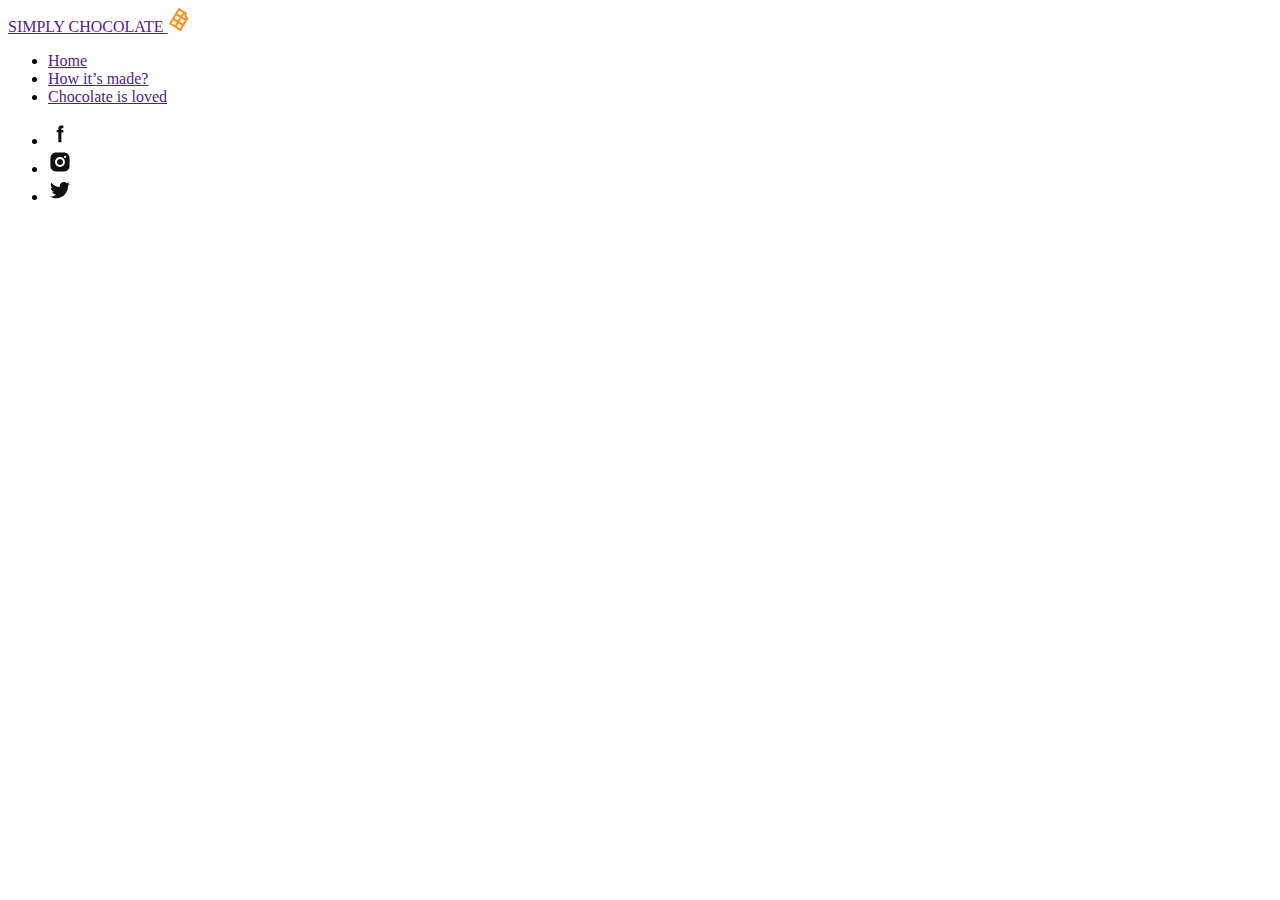
<file: index.html>
<!DOCTYPE html>
<html lang="en">
  <head>
    <meta charset="UTF-8" />
    <meta name="viewport" content="width=device-width, initial-scale=1.0" />
    <title>MCS-06</title>
    <link rel="shortcut icon" href="images/favicon.svg" type="image/svg+xml" />
  </head>
  <body>
    <!-- #region Header -->
    <header>
      <nav>
        <a href="">
          SIMPLY CHOCOLATE
          <img src="./images/header/logo.svg" alt="" />
        </a>
        <ul>
          <li>
            <a href="">Home</a>
          </li>
          <li>
            <a href="">How it’s made?</a>
          </li>
          <li>
            <a href="">Chocolate is loved</a>
          </li>
        </ul>
      </nav>
      <ul>
        <li>
          <a
            href="https://facebook.com"
            target="_blank"
            rel="noopener noreferrer"
          >
            <img src="./images/icons/facebook.svg" alt="" />
          </a>
        </li>
        <li>
          <a
            href="https://instagram.com"
            target="_blank"
            rel="noopener noreferrer"
          >
            <img src="./images/icons/instagram.svg" alt="" />
          </a>
        </li>
        <li>
          <a
            href="https://twitter.com"
            target="_blank"
            rel="noopener noreferrer"
          >
            <img src="./images/icons/twitter.svg" alt="" />
          </a>
        </li>
      </ul>
    </header>
    <!-- #endregion Header -->
    <!-- #region Main -->
    <main>
      <!-- #region Hero -->
      <section></section>
      <!-- #endregion Hero -->
      <!-- #region Benefits -->
      <section></section>
      <!-- #endregion Benefits -->
      <!-- #region Ingridients -->
      <section></section>
      <!-- #endregion Ingridients -->
      <!-- #region Made -->
      <section></section>
      <!-- #endregion Made -->
      <!-- #region Products -->
      <section></section>
      <!-- #endregion Products -->
      <!-- #region Bestsellers -->
      <section></section>
      <!-- #endregion Bestsellers -->
      <!-- #region Reviews -->
      <section></section>
      <!-- #endregion Reviews -->
    </main>
    <!-- #endregion Main -->
    <!-- #region Footer -->
    <footer></footer>
    <!-- #endregion Footer -->
  </body>
</html>
</file>
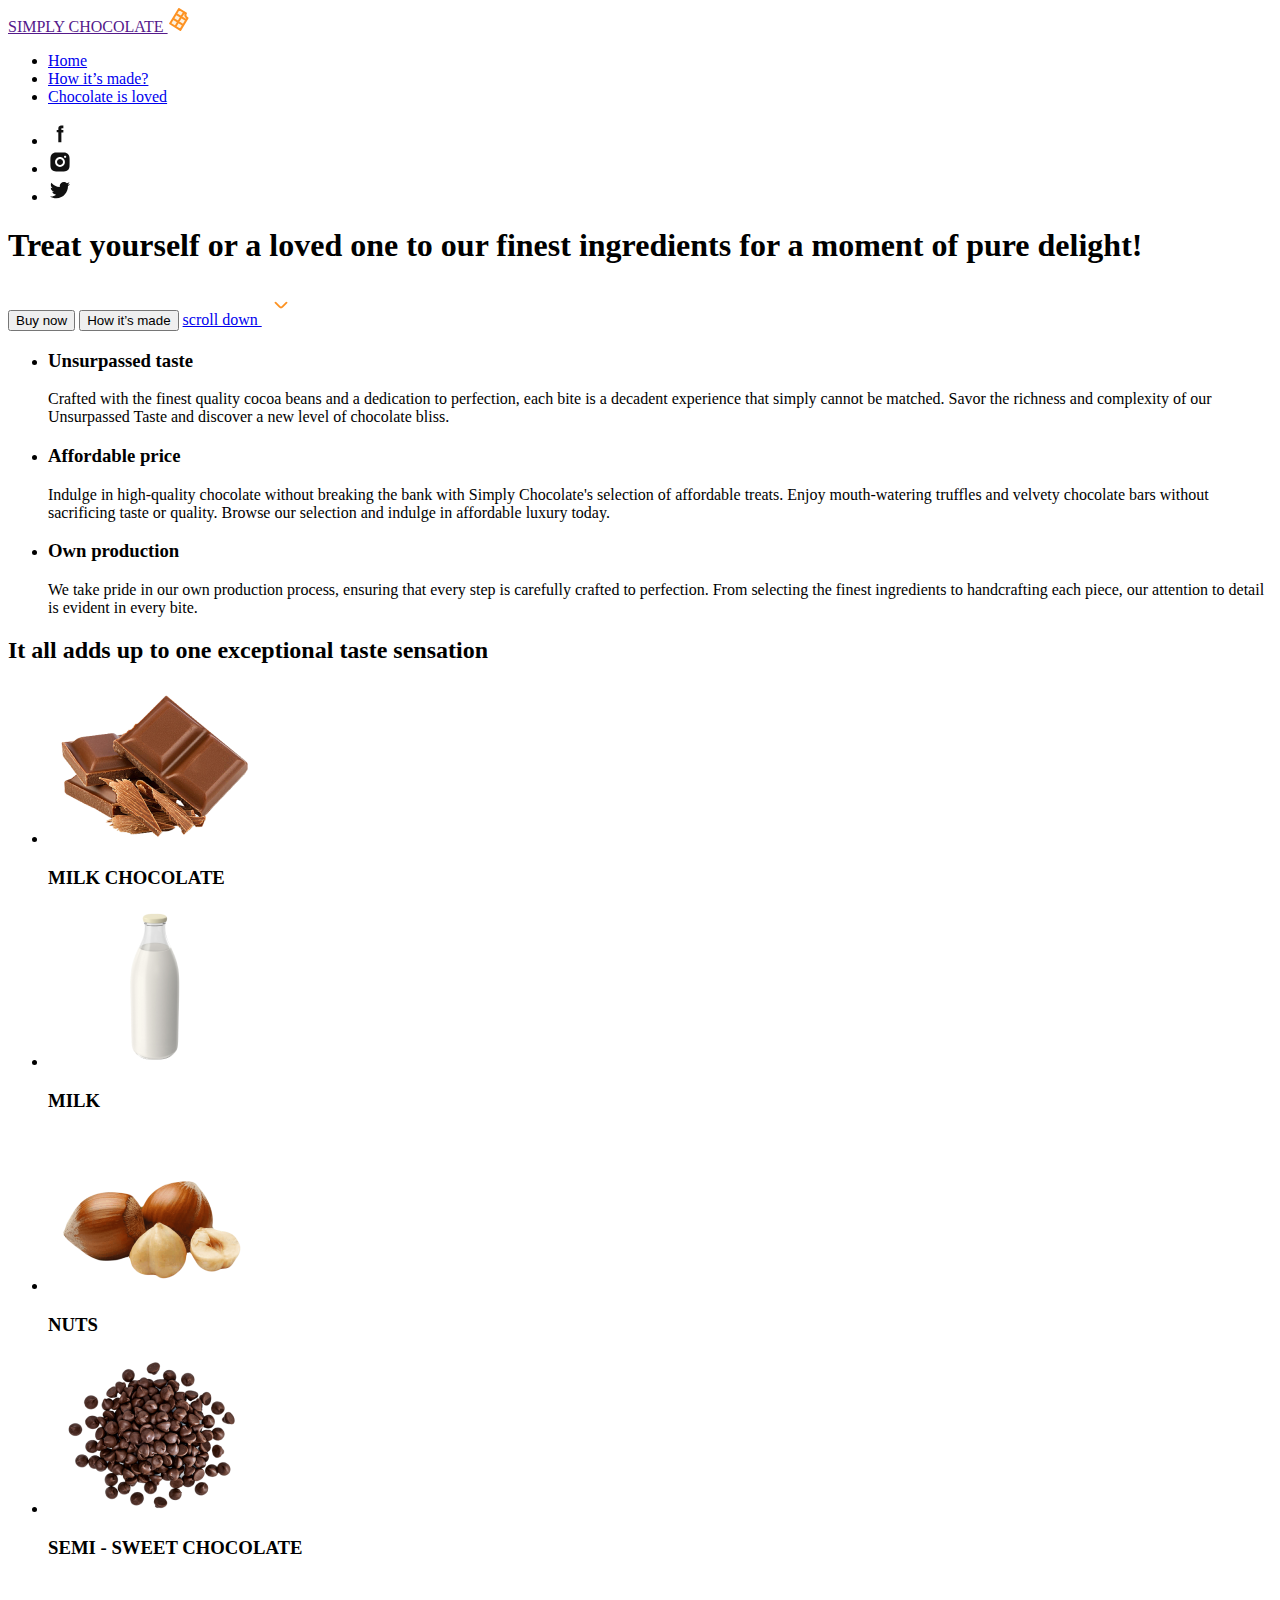
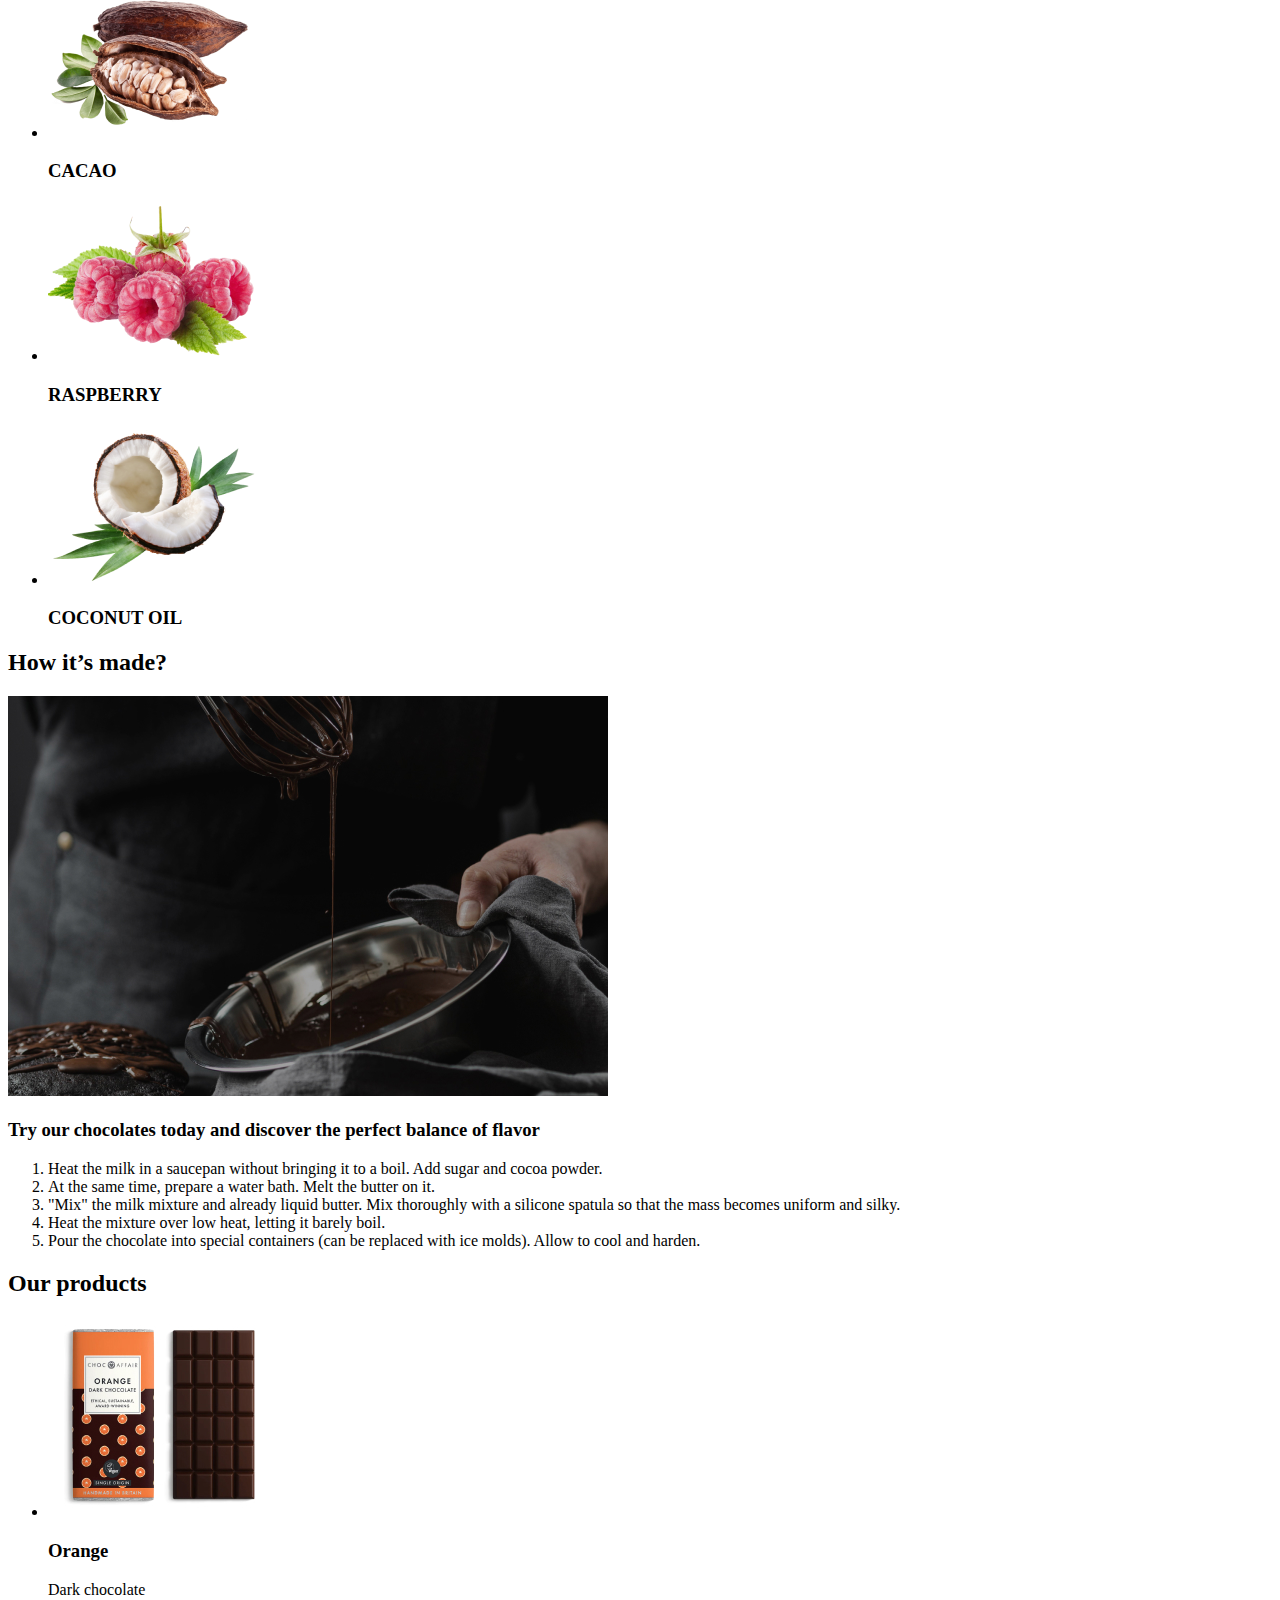
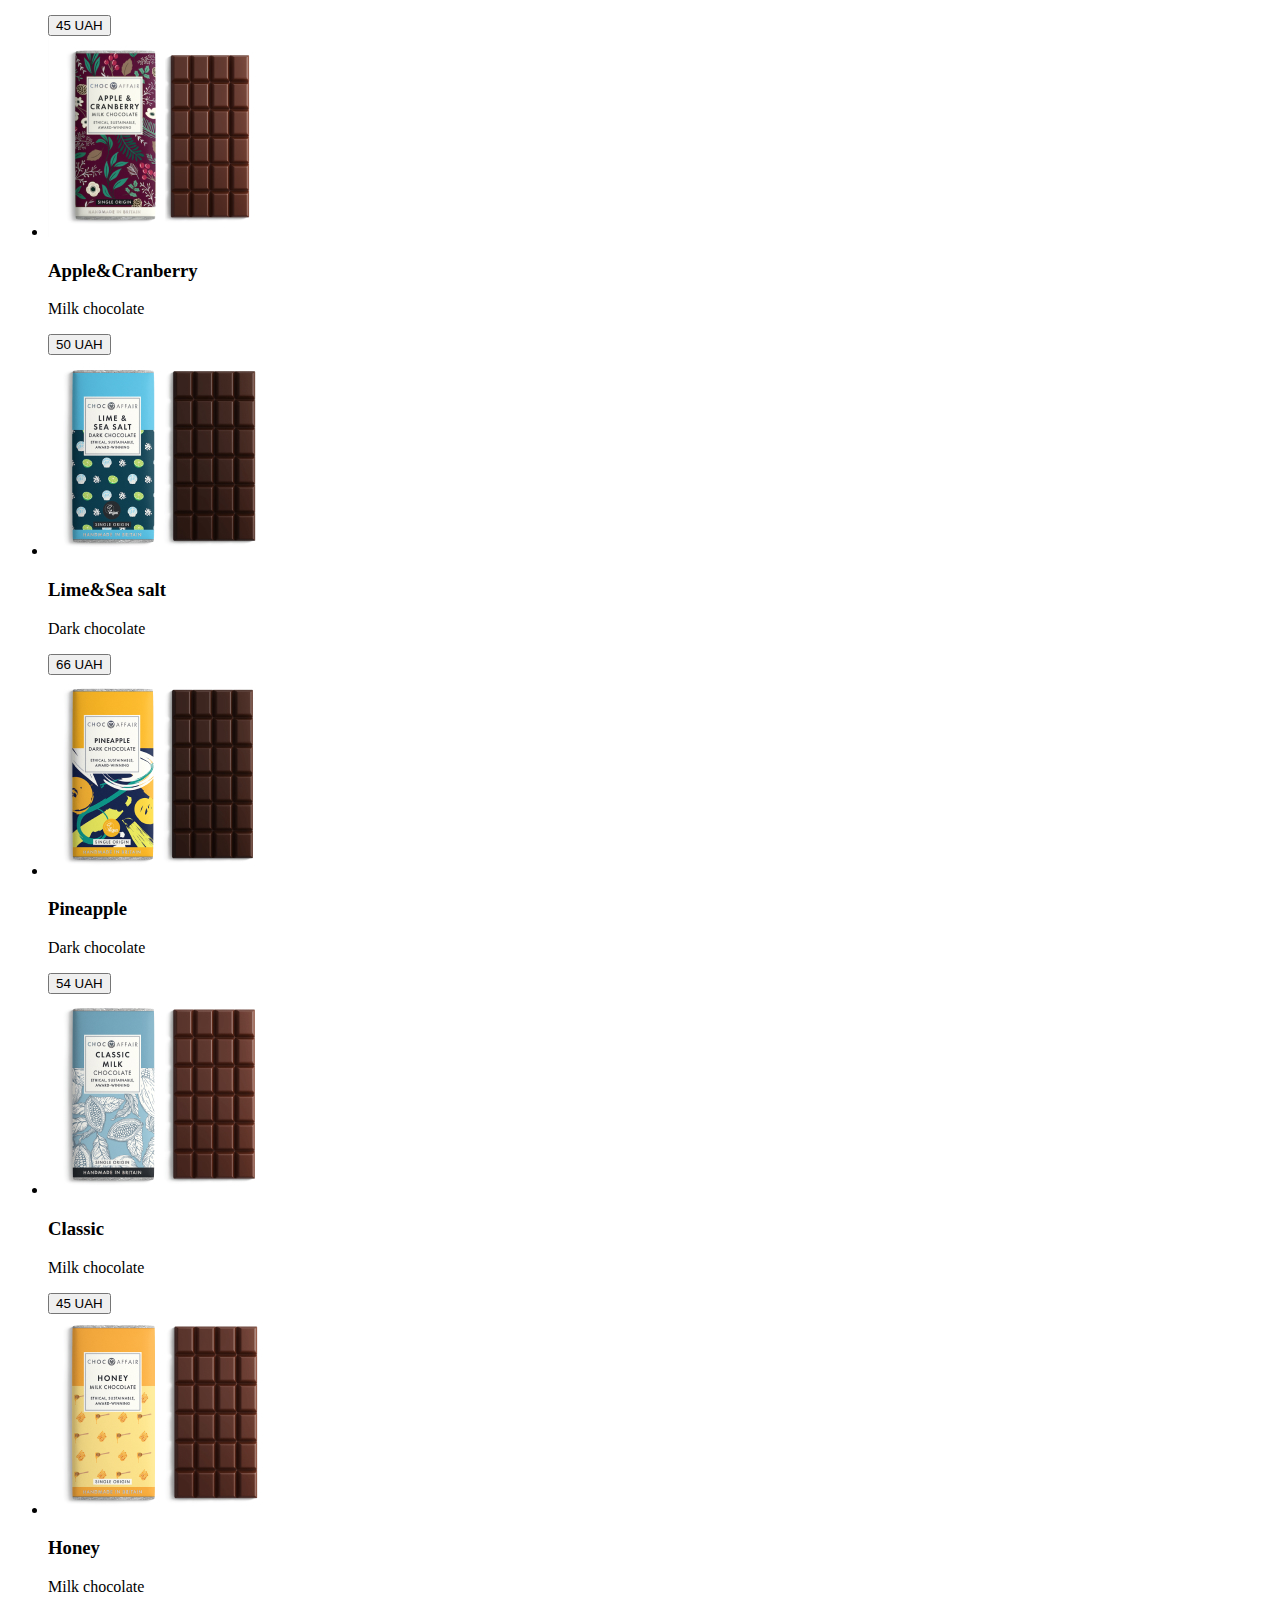
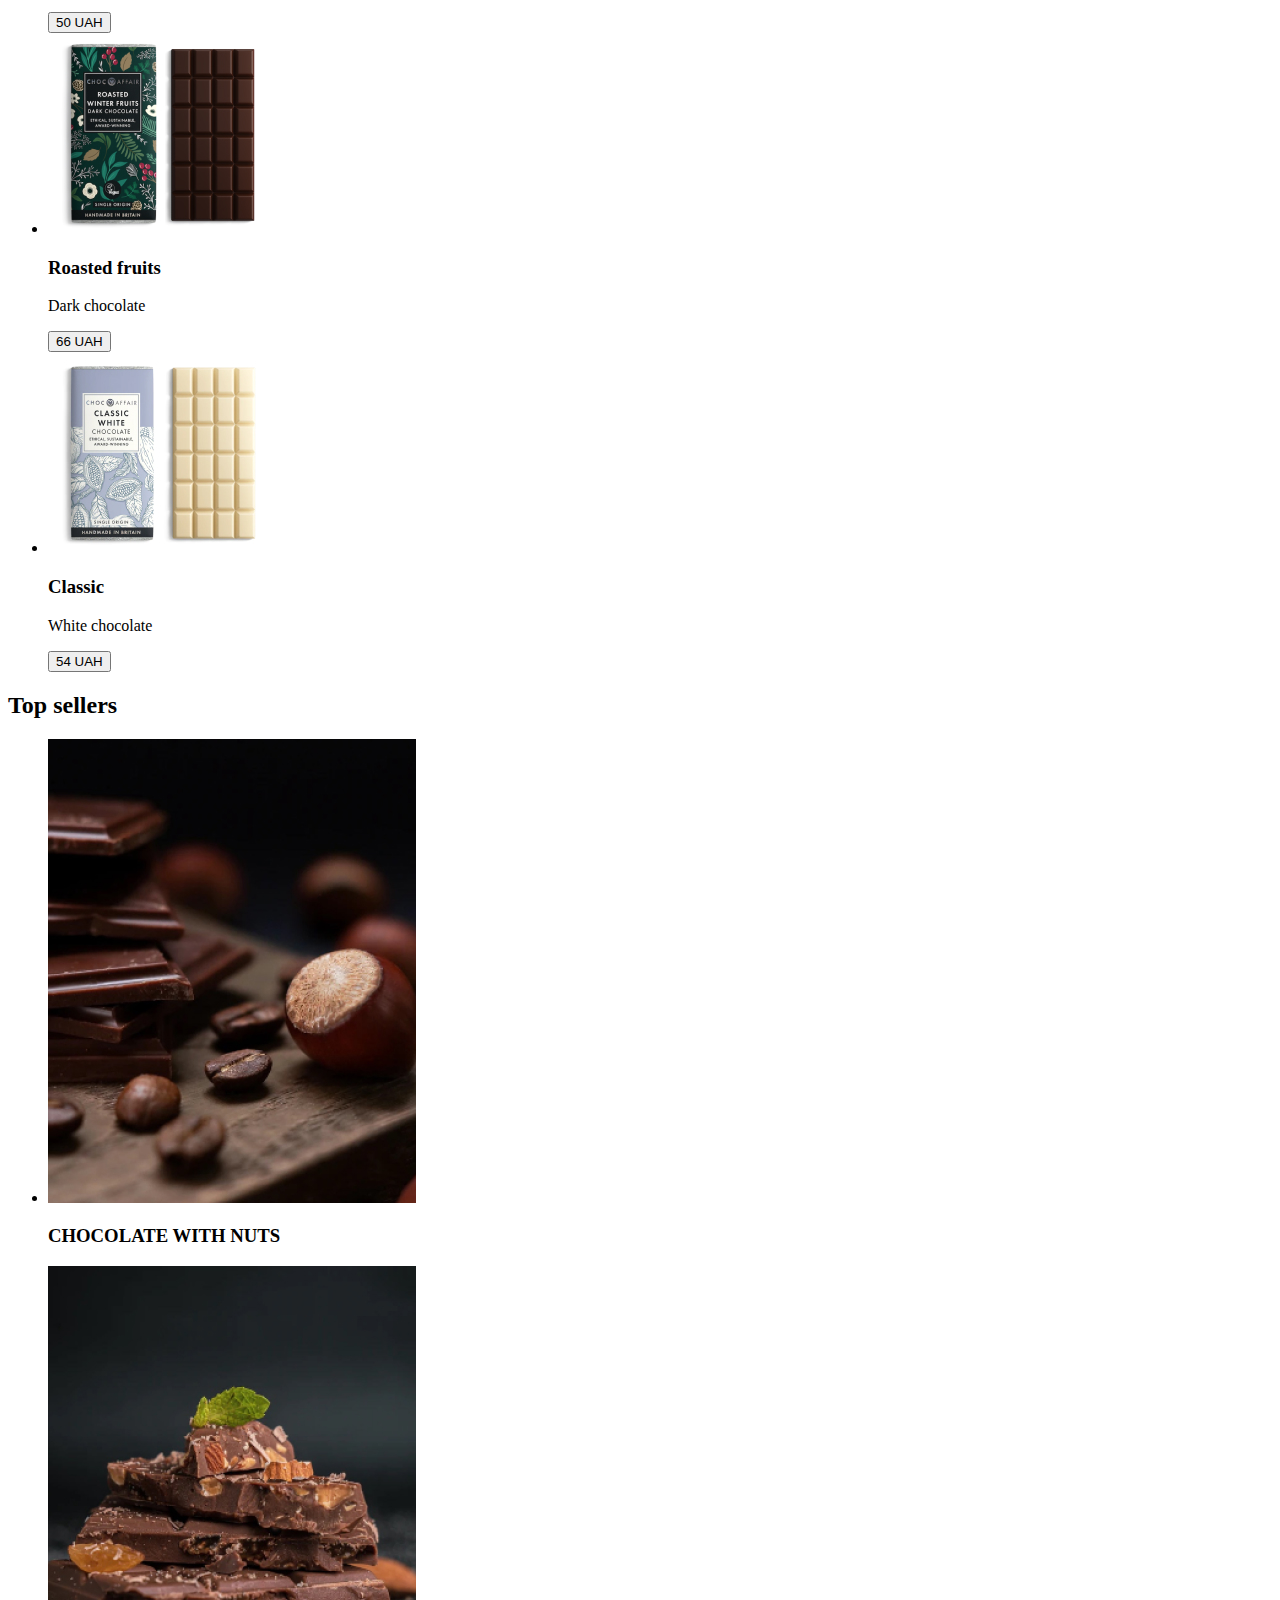
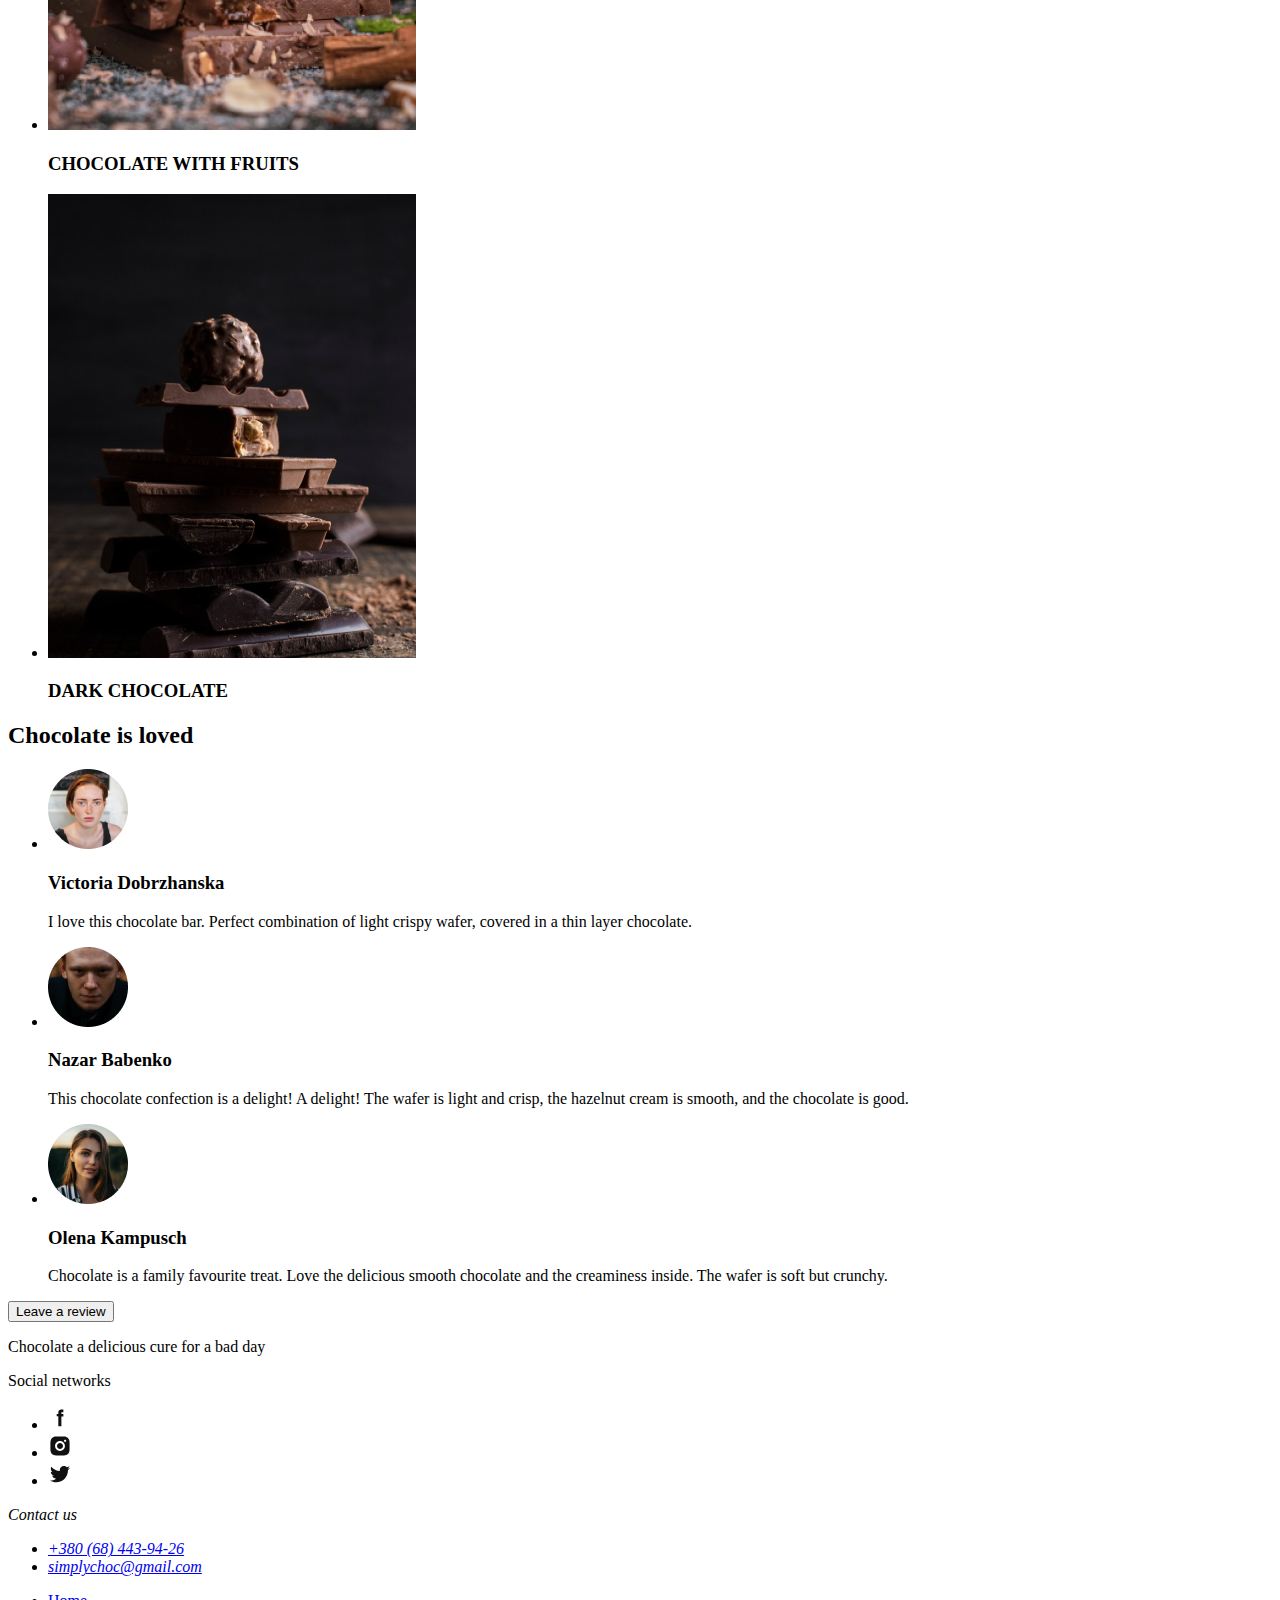
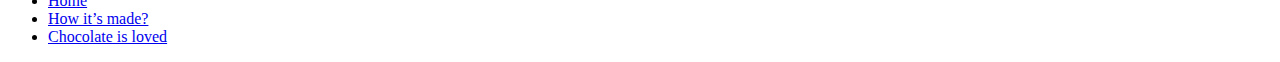
<file: module-01-lesson-02/index.html>
<!DOCTYPE html>
<html lang="en">
  <head>
    <meta charset="UTF-8" />
    <meta name="viewport" content="width=device-width, initial-scale=1.0" />
    <title>MCS-06</title>
    <link rel="shortcut icon" href="images/favicon.svg" type="image/svg+xml" />
  </head>
  <body>
    <!-- #region Header -->
    <header id="home">
      <nav>
        <a href="">
          SIMPLY CHOCOLATE
          <img src="./images/header/logo.svg" alt="Site logo" />
        </a>
        <ul>
          <li>
            <a href="#home">Home</a>
          </li>
          <li>
            <a href="#made">How it’s made?</a>
          </li>
          <li>
            <a href="#reviews">Chocolate is loved</a>
          </li>
        </ul>
      </nav>
      <ul>
        <li>
          <a
            href="https://facebook.com"
            target="_blank"
            rel="noopener noreferrer"
            aria-label="Link to facebook.com"
          >
            <img src="./images/icons/facebook.svg" alt="Facebook icon" />
          </a>
        </li>
        <li>
          <a
            href="https://instagram.com"
            target="_blank"
            rel="noopener noreferrer"
            aria-label="Link to instagram.com"
          >
            <img src="./images/icons/instagram.svg" alt="" />
          </a>
        </li>
        <li>
          <a
            href="https://twitter.com"
            target="_blank"
            rel="noopener noreferrer"
            aria-label="Link to twitter.com"
          >
            <img src="./images/icons/twitter.svg" alt="" />
          </a>
        </li>
      </ul>
    </header>
    <!-- #endregion Header -->
    <!-- #region Main -->
    <main>
      <!-- #region Hero -->
      <section>
        <h1>
          Treat yourself or a loved one to our finest ingredients for a moment
          of pure delight!
        </h1>
        <button type="button">Buy now</button>
        <button type="button">How it’s made</button>
        <a href="#benefits">
          scroll down
          <img src="./images/icons/arrow.svg" alt="Arrow down icon" />
        </a>
      </section>
      <!-- #endregion Hero -->
      <!-- #region Benefits -->
      <section id="benefits">
        <h2 hidden>Our chocolate benefits</h2>
        <ul>
          <li>
            <h3>Unsurpassed taste</h3>
            <p>
              Crafted with the finest quality cocoa beans and a dedication to
              perfection, each bite is a decadent experience that simply cannot
              be matched. Savor the richness and complexity of our Unsurpassed
              Taste and discover a new level of chocolate bliss.
            </p>
          </li>
          <li>
            <h3>Affordable price</h3>
            <p>
              Indulge in high-quality chocolate without breaking the bank with
              Simply Chocolate's selection of affordable treats. Enjoy
              mouth-watering truffles and velvety chocolate bars without
              sacrificing taste or quality. Browse our selection and indulge in
              affordable luxury today.
            </p>
          </li>
          <li>
            <h3>Own production</h3>
            <p>
              We take pride in our own production process, ensuring that every
              step is carefully crafted to perfection. From selecting the finest
              ingredients to handcrafting each piece, our attention to detail is
              evident in every bite.
            </p>
          </li>
        </ul>
      </section>
      <!-- #endregion Benefits -->
      <!-- #region Ingridients -->
      <section>
        <h2>
          It all adds up to one exceptional
          <span>taste</span> sensation
        </h2>

        <ul>
          <li>
            <img
              src="./images/ingridients/img-1.png"
              alt=""
              width="214"
              height="160"
            />
            <h3>MILK CHOCOLATE</h3>
          </li>
          <li>
            <img
              src="./images/ingridients/img-2.png"
              alt=""
              width="214"
              height="160"
            />
            <h3>MILK</h3>
          </li>
          <li>
            <img
              src="./images/ingridients/img-3.png"
              alt=""
              width="214"
              height="160"
            />
            <h3>NUTS</h3>
          </li>
          <li>
            <img
              src="./images/ingridients/img-4.png"
              alt=""
              width="214"
              height="160"
            />
            <h3>SEMI - SWEET CHOCOLATE</h3>
          </li>
          <li>
            <img
              src="./images/ingridients/img-5.png"
              alt=""
              width="214"
              height="160"
            />
            <h3>CACAO</h3>
          </li>
          <li>
            <img
              src="./images/ingridients/img-6.png"
              alt=""
              width="214"
              height="160"
            />
            <h3>RASPBERRY</h3>
          </li>
          <li>
            <img
              src="./images/ingridients/img-7.png"
              alt=""
              width="214"
              height="160"
            />
            <h3>COCONUT OIL</h3>
          </li>
        </ul>
      </section>
      <!-- #endregion Ingridients -->
      <!-- #region Made -->
      <section id="made">
        <h2>How it’s <span>made</span>?</h2>
        <img src="./images/made/image.jpg" alt="" width="600" height="400" />
        <h3>
          Try our chocolates today and discover the perfect balance of flavor
        </h3>
        <ol>
          <li>
            Heat the milk in a saucepan without bringing it to a boil. Add sugar
            and cocoa powder.
          </li>
          <li>
            At the same time, prepare a water bath. Melt the butter on it.
          </li>
          <li>
            "Mix" the milk mixture and already liquid butter. Mix thoroughly
            with a silicone spatula so that the mass becomes uniform and silky.
          </li>
          <li>Heat the mixture over low heat, letting it barely boil.</li>
          <li>
            Pour the chocolate into special containers (can be replaced with ice
            molds). Allow to cool and harden.
          </li>
        </ol>
      </section>
      <!-- #endregion Made -->
      <!-- #region Products -->
      <section>
        <h2>Our <span>products</span></h2>
        <ul>
          <li>
            <img
              src="./images/products/img-1.jpg"
              alt=""
              width="230"
              height="201"
            />
            <h3>Orange</h3>
            <p>Dark chocolate</p>
            <button type="button">45 UAH</button>
          </li>
          <li>
            <img
              src="./images/products/img-2.jpg"
              alt=""
              width="230"
              height="201"
            />
            <h3>Apple&Cranberry</h3>
            <p>Milk chocolate</p>
            <button type="button">50 UAH</button>
          </li>
          <li>
            <img
              src="./images/products/img-3.jpg"
              alt=""
              width="230"
              height="201"
            />
            <h3>Lime&Sea salt</h3>
            <p>Dark chocolate</p>
            <button type="button">66 UAH</button>
          </li>
          <li>
            <img
              src="./images/products/img-4.jpg"
              alt=""
              width="230"
              height="201"
            />
            <h3>Pineapple</h3>
            <p>Dark chocolate</p>
            <button type="button">54 UAH</button>
          </li>
          <li>
            <img
              src="./images/products/img-5.jpg"
              alt=""
              width="230"
              height="201"
            />
            <h3>Classic</h3>
            <p>Milk chocolate</p>
            <button type="button">45 UAH</button>
          </li>
          <li>
            <img
              src="./images/products/img-6.jpg"
              alt=""
              width="230"
              height="201"
            />
            <h3>Honey</h3>
            <p>Milk chocolate</p>
            <button type="button">50 UAH</button>
          </li>
          <li>
            <img
              src="./images/products/img-7.jpg"
              alt=""
              width="230"
              height="201"
            />
            <h3>Roasted fruits</h3>
            <p>Dark chocolate</p>
            <button type="button">66 UAH</button>
          </li>
          <li>
            <img
              src="./images/products/img-8.jpg"
              alt=""
              width="230"
              height="201"
            />
            <h3>Classic</h3>
            <p>White chocolate</p>
            <button type="button">54 UAH</button>
          </li>
        </ul>
      </section>
      <!-- #endregion Products -->
      <!-- #region Bestsellers -->
      <section>
        <h2><span>Top</span> sellers</h2>
        <ul>
          <li>
            <img
              src="./images/bestsellers/img-1.jpg"
              alt="Chocolate with nuts"
              width="368"
              height="464"
            />
            <h3>CHOCOLATE WITH NUTS</h3>
          </li>
          <li>
            <img
              src="./images/bestsellers/img-2.jpg"
              alt="Chocolate with fruits"
              width="368"
              height="464"
            />
            <h3>CHOCOLATE WITH FRUITS</h3>
          </li>
          <li>
            <img
              src="./images/bestsellers/img-3.jpg"
              alt="Dark chocolate"
              width="368"
              height="464"
            />
            <h3>DARK CHOCOLATE</h3>
          </li>
        </ul>
      </section>
      <!-- #endregion Bestsellers -->
      <!-- #region Reviews -->
      <section id="reviews">
        <h2><span>Chocolate</span> is loved</h2>
        <ul>
          <li>
            <img
              src="./images/reviews/img-1.png"
              alt="Victoria Dobrzhanska"
              width="80"
              height="80"
            />
            <h3>Victoria Dobrzhanska</h3>
            <p>
              I love this chocolate bar. Perfect combination of light crispy
              wafer, covered in a thin layer chocolate.
            </p>
          </li>
          <li>
            <img
              src="./images/reviews/img-2.png"
              alt="Nazar Babenko"
              width="80"
              height="80"
            />
            <h3>Nazar Babenko</h3>
            <p>
              This chocolate confection is a delight! A delight! The wafer is
              light and crisp, the hazelnut cream is smooth, and the chocolate
              is good.
            </p>
          </li>
          <li>
            <img
              src="./images/reviews/img-3.png"
              alt="Olena Kampusch"
              width="80"
              height="80"
            />
            <h3>Olena Kampusch</h3>
            <p>
              Chocolate is a family favourite treat. Love the delicious smooth
              chocolate and the creaminess inside. The wafer is soft but
              crunchy.
            </p>
          </li>
        </ul>
        <button type="button">Leave a review</button>
      </section>
      <!-- #endregion Reviews -->
    </main>
    <!-- #endregion Main -->
    <!-- #region Footer -->
    <footer>
      <p><span>Chocolate</span> a delicious cure for a bad day</p>

      <p>Social networks</p>
      <ul>
        <li>
          <a
            href="https://facebook.com"
            target="_blank"
            rel="noopener noreferrer"
            aria-label="Link to facebook.com"
          >
            <img src="./images/icons/facebook.svg" alt="Facebook icon" />
          </a>
        </li>
        <li>
          <a
            href="https://instagram.com"
            target="_blank"
            rel="noopener noreferrer"
            aria-label="Link to instagram.com"
          >
            <img src="./images/icons/instagram.svg" alt="" />
          </a>
        </li>
        <li>
          <a
            href="https://twitter.com"
            target="_blank"
            rel="noopener noreferrer"
            aria-label="Link to twitter.com"
          >
            <img src="./images/icons/twitter.svg" alt="" />
          </a>
        </li>
      </ul>

      <address>
        <p>Contact us</p>
        <ul>
          <li>
            <a href="tel:+380684439426">+380 (68) 443-94-26</a>
          </li>
          <li>
            <a href="mailto:simplychoc@gmail.com">simplychoc@gmail.com</a>
          </li>
        </ul>
      </address>

      <ul>
        <li>
          <a href="#home">Home</a>
        </li>
        <li>
          <a href="#made">How it’s made?</a>
        </li>
        <li>
          <a href="#reviews">Chocolate is loved</a>
        </li>
      </ul>
    </footer>
    <!-- #endregion Footer -->
  </body>
</html>
</file>
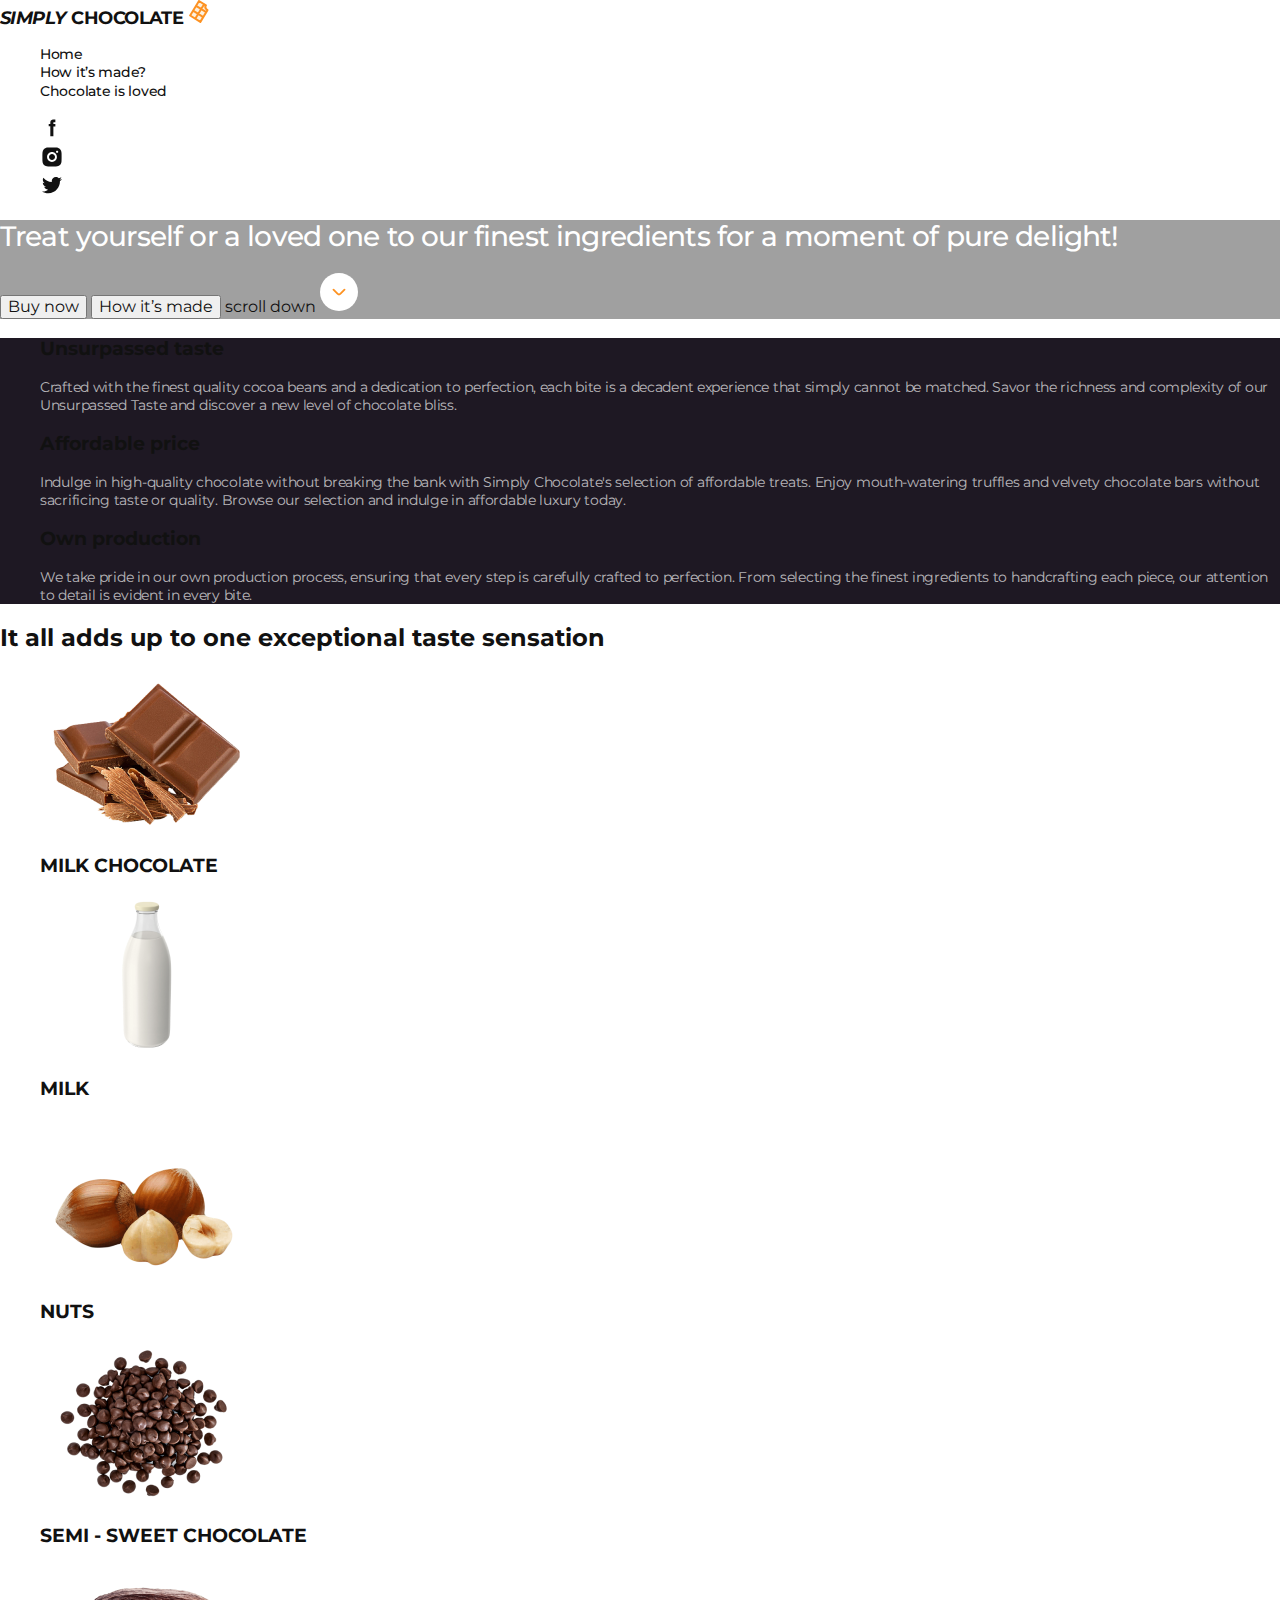
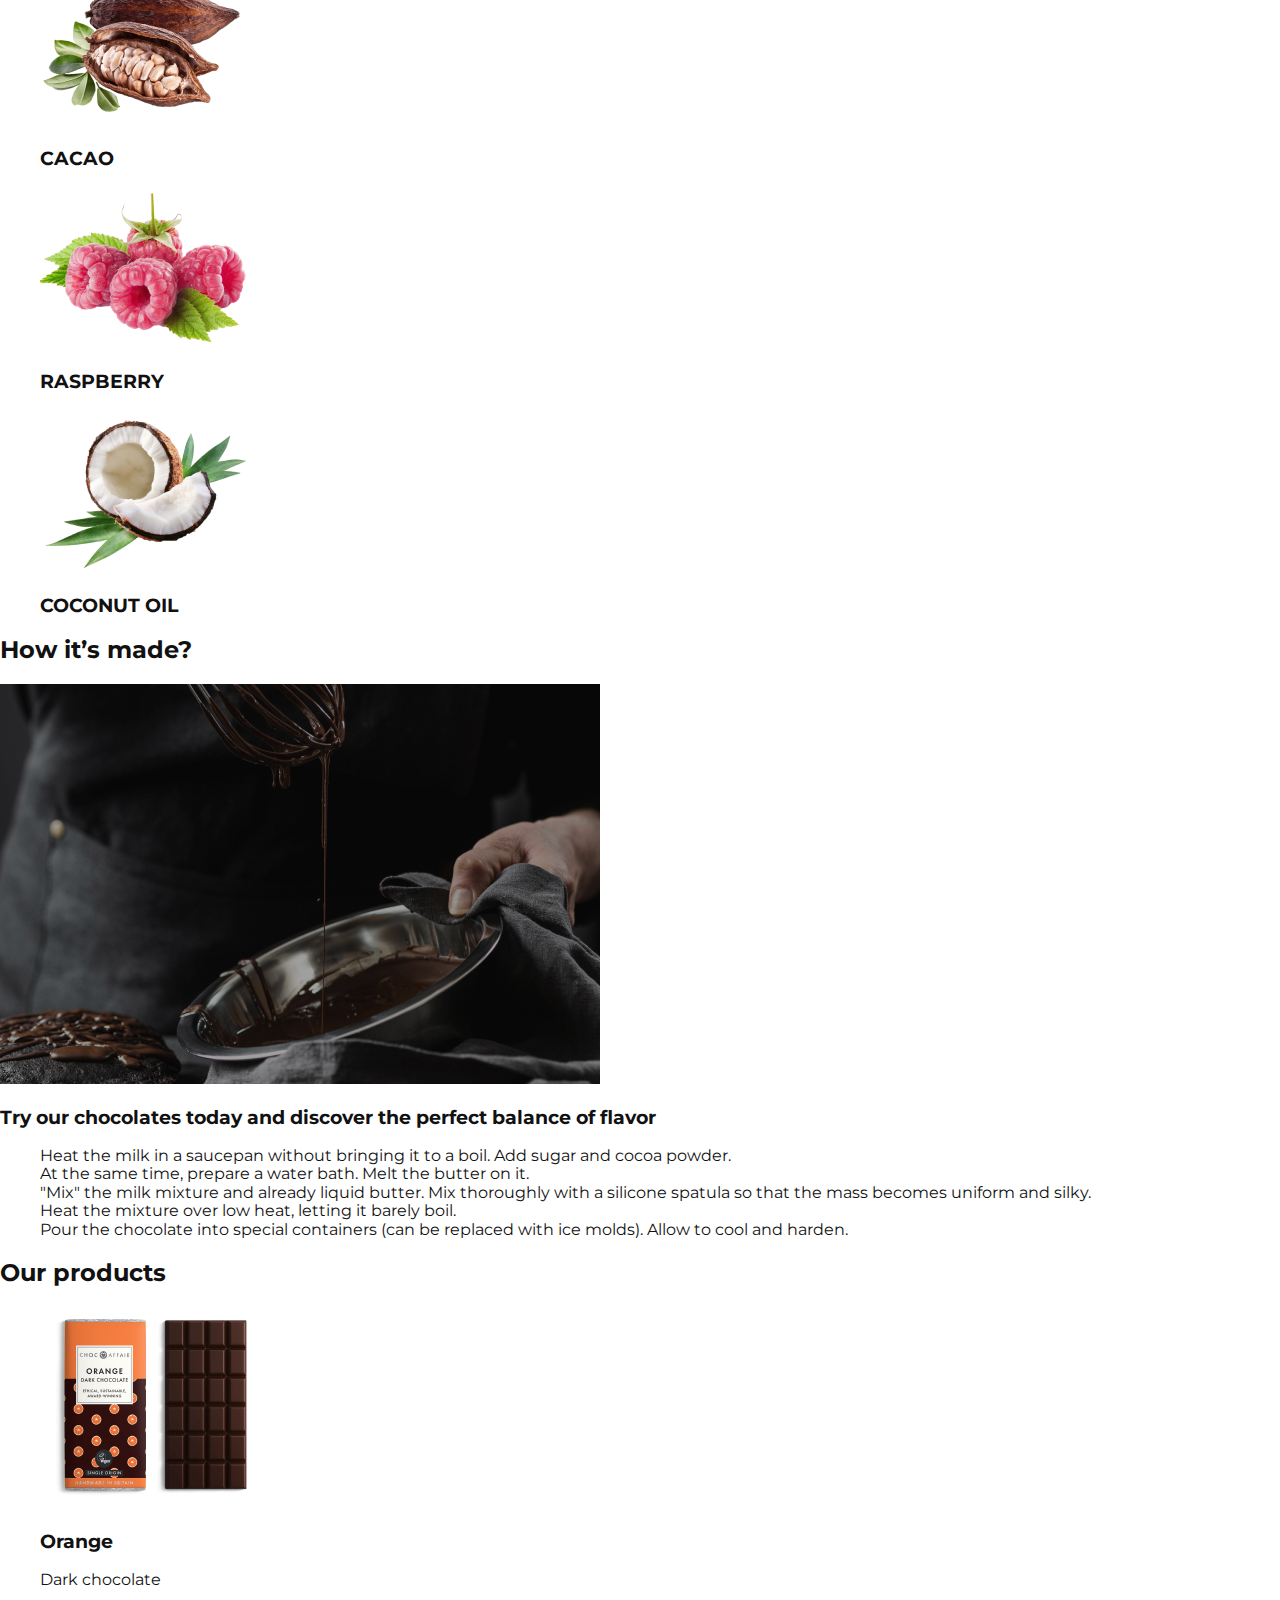
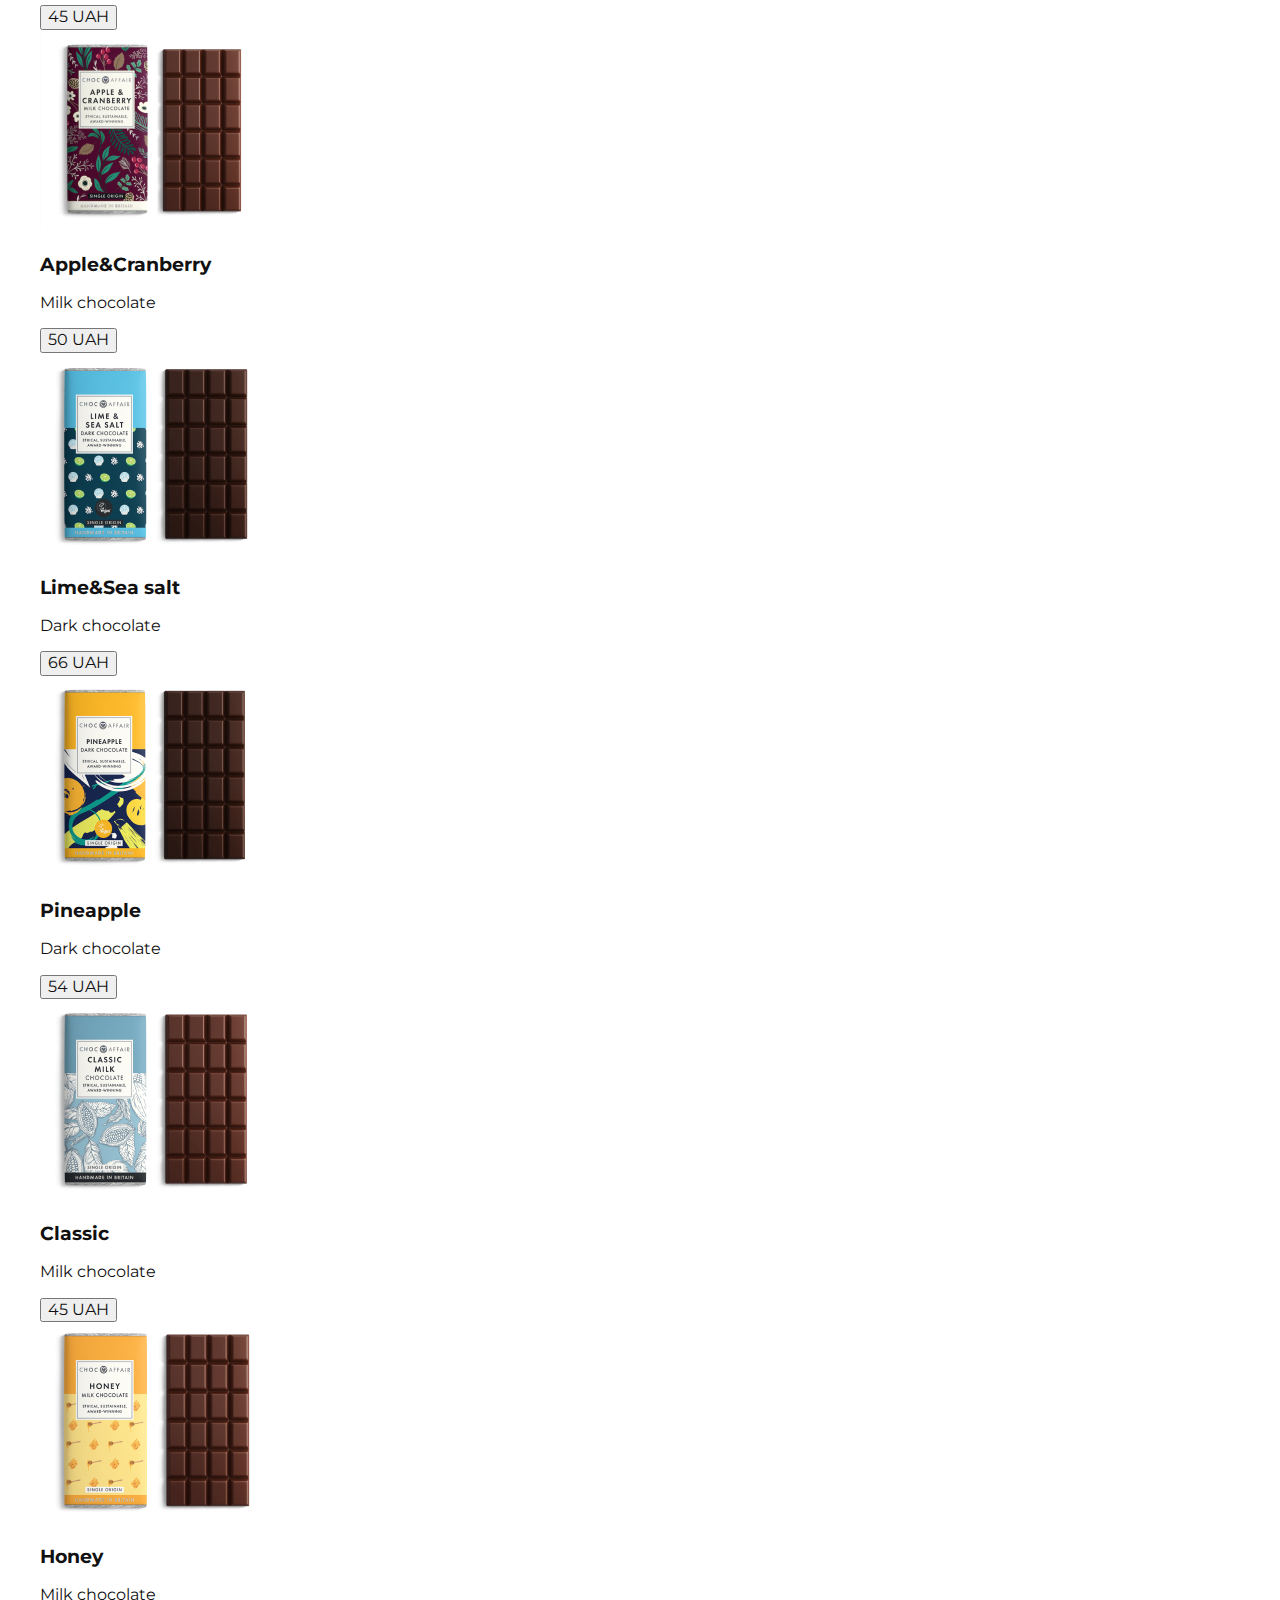
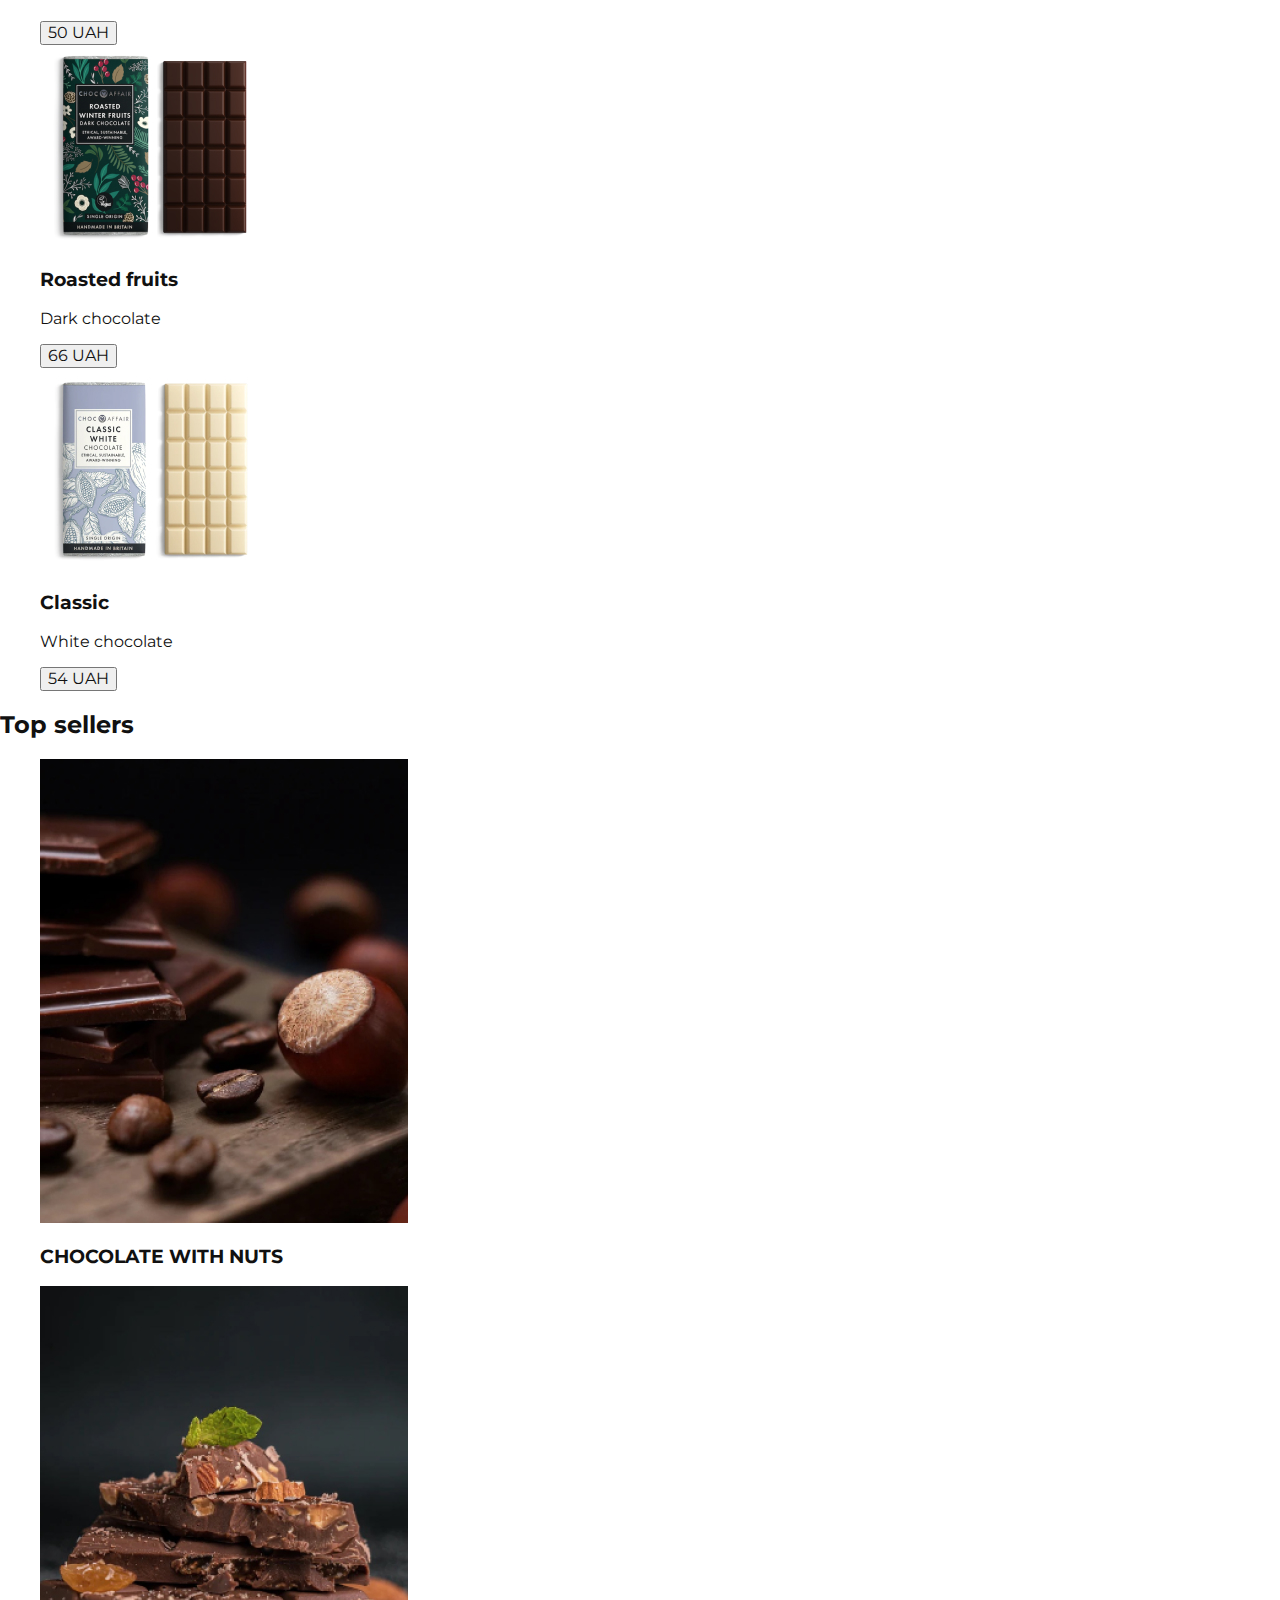
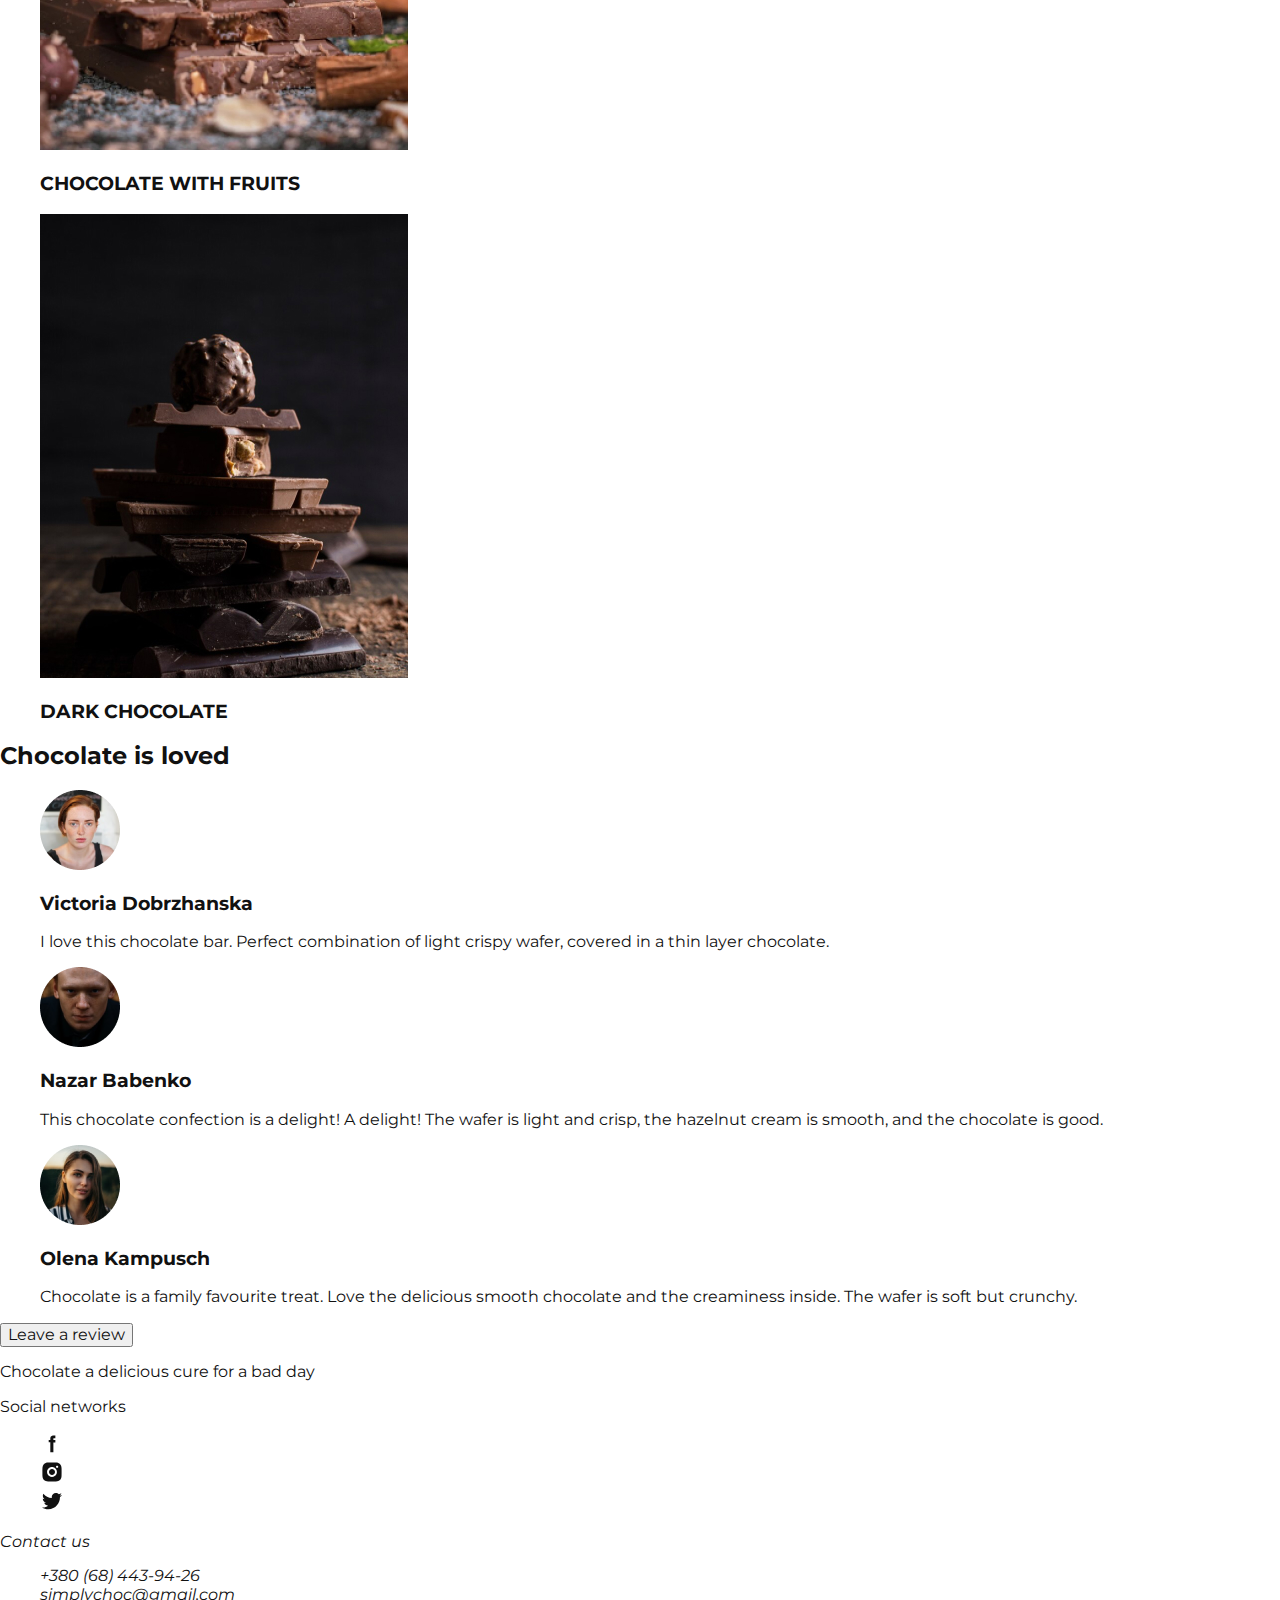
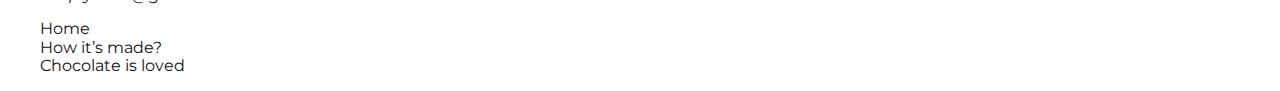
<file: module-02-lesson-02/index.html>
<!DOCTYPE html>
<html lang="en">
  <head>
    <meta charset="UTF-8" />
    <meta name="viewport" content="width=device-width, initial-scale=1.0" />
    <title>MCS-06</title>
    <!-- Favicon -->
    <link rel="shortcut icon" href="images/favicon.svg" type="image/svg+xml" />
    <!-- Fonts -->
    <link rel="preconnect" href="https://fonts.googleapis.com" />
    <link rel="preconnect" href="https://fonts.gstatic.com" crossorigin />
    <link
      href="https://fonts.googleapis.com/css2?family=Montserrat:ital,wght@0,100..900;1,100..900&family=Roboto:wght@400;500;700&display=swap"
      rel="stylesheet"
    />
    <link
      rel="stylesheet"
      href="https://cdn.jsdelivr.net/npm/modern-normalize@3.0.0/modern-normalize.min.css"
    />
    <!-- Custom styles -->
    <!-- <link rel="stylesheet" href="./css/normalize.css" /> -->
    <link rel="stylesheet" href="./css/styles.css" />
  </head>
  <body>
    <!-- #region Header -->
    <header class="header" id="home">
      <nav class="header-nav">
        <a class="header-logo" href="#">
          <span class="header-logo-accent">SIMPLY</span> CHOCOLATE
          <img
            class="header-logo-icon"
            src="./images/header/logo.svg"
            alt="Site logo"
          />
        </a>
        <ul class="header-nav-list">
          <li class="header-nav-item">
            <a class="header-nav-link" href="#home" id="link-1">Home</a>
          </li>
          <li class="header-nav-item">
            <a class="header-nav-link" href="#made">How it’s made?</a>
          </li>
          <li class="header-nav-item">
            <a class="header-nav-link" href="#reviews">Chocolate is loved</a>
          </li>
        </ul>
      </nav>
      <ul class="socials header-socials">
        <li class="socials-item">
          <a
            class="socials-link"
            href="https://facebook.com"
            target="_blank"
            rel="noopener noreferrer"
            aria-label="Link to facebook.com"
          >
            <img
              class="socials-icon"
              src="./images/icons/facebook.svg"
              alt="Facebook icon"
            />
          </a>
        </li>
        <li class="socials-item">
          <a
            class="socials-link"
            href="https://instagram.com"
            target="_blank"
            rel="noopener noreferrer"
            aria-label="Link to instagram.com"
          >
            <img
              class="socials-icon"
              src="./images/icons/instagram.svg"
              alt=""
            />
          </a>
        </li>
        <li class="socials-item">
          <a
            class="socials-link"
            href="https://twitter.com"
            target="_blank"
            rel="noopener noreferrer"
            aria-label="Link to twitter.com"
          >
            <img class="socials-icon" src="./images/icons/twitter.svg" alt="" />
          </a>
        </li>
      </ul>
    </header>
    <!-- #endregion Header -->
    <!-- #region Main -->
    <main>
      <!-- #region Hero -->
      <section class="hero">
        <h1 class="hero-title">
          Treat yourself or a loved one to our finest ingredients for a moment
          of pure delight!
        </h1>
        <button class="btn btn-accent" type="button">Buy now</button>
        <button class="btn btn-primary" type="button">How it’s made</button>
        <a class="hero-link" href="#benefits">
          scroll down
          <img
            class="hero-icon"
            src="./images/icons/arrow.svg"
            alt="Arrow down icon"
          />
        </a>
      </section>
      <!-- #endregion Hero -->
      <!-- #region Benefits -->
      <section class="benefits section" id="benefits">
        <h2 class="benefits-title" hidden>Our chocolate benefits</h2>
        <ul class="benefits-list">
          <li class="benefits-item">
            <h3 class="benefits-caption">Unsurpassed taste</h3>
            <p class="benefits-desc">
              Crafted with the finest quality cocoa beans and a dedication to
              perfection, each bite is a decadent experience that simply cannot
              be matched. Savor the richness and complexity of our Unsurpassed
              Taste and discover a new level of chocolate bliss.
            </p>
          </li>
          <li class="benefits-item">
            <h3 class="benefits-caption">Affordable price</h3>
            <p class="benefits-desc">
              Indulge in high-quality chocolate without breaking the bank with
              Simply Chocolate's selection of affordable treats. Enjoy
              mouth-watering truffles and velvety chocolate bars without
              sacrificing taste or quality. Browse our selection and indulge in
              affordable luxury today.
            </p>
          </li>
          <li class="benefits-item">
            <h3 class="benefits-caption">Own production</h3>
            <p class="benefits-desc">
              We take pride in our own production process, ensuring that every
              step is carefully crafted to perfection. From selecting the finest
              ingredients to handcrafting each piece, our attention to detail is
              evident in every bite.
            </p>
          </li>
        </ul>
      </section>
      <!-- #endregion Benefits -->
      <!-- #region Ingridients -->
      <section>
        <h2>
          It all adds up to one exceptional
          <span>taste</span> sensation
        </h2>

        <ul>
          <li>
            <img
              src="./images/ingridients/img-1.png"
              alt=""
              width="214"
              height="160"
            />
            <h3>MILK CHOCOLATE</h3>
          </li>
          <li>
            <img
              src="./images/ingridients/img-2.png"
              alt=""
              width="214"
              height="160"
            />
            <h3>MILK</h3>
          </li>
          <li>
            <img
              src="./images/ingridients/img-3.png"
              alt=""
              width="214"
              height="160"
            />
            <h3>NUTS</h3>
          </li>
          <li>
            <img
              src="./images/ingridients/img-4.png"
              alt=""
              width="214"
              height="160"
            />
            <h3>SEMI - SWEET CHOCOLATE</h3>
          </li>
          <li>
            <img
              src="./images/ingridients/img-5.png"
              alt=""
              width="214"
              height="160"
            />
            <h3>CACAO</h3>
          </li>
          <li>
            <img
              src="./images/ingridients/img-6.png"
              alt=""
              width="214"
              height="160"
            />
            <h3>RASPBERRY</h3>
          </li>
          <li>
            <img
              src="./images/ingridients/img-7.png"
              alt=""
              width="214"
              height="160"
            />
            <h3>COCONUT OIL</h3>
          </li>
        </ul>
      </section>
      <!-- #endregion Ingridients -->
      <!-- #region Made -->
      <section class="section" id="made">
        <h2>How it’s <span>made</span>?</h2>
        <img src="./images/made/image.jpg" alt="" width="600" height="400" />
        <h3>
          Try our chocolates today and discover the perfect balance of flavor
        </h3>
        <ol>
          <li>
            Heat the milk in a saucepan without bringing it to a boil. Add sugar
            and cocoa powder.
          </li>
          <li>
            At the same time, prepare a water bath. Melt the butter on it.
          </li>
          <li>
            "Mix" the milk mixture and already liquid butter. Mix thoroughly
            with a silicone spatula so that the mass becomes uniform and silky.
          </li>
          <li>Heat the mixture over low heat, letting it barely boil.</li>
          <li>
            Pour the chocolate into special containers (can be replaced with ice
            molds). Allow to cool and harden.
          </li>
        </ol>
      </section>
      <!-- #endregion Made -->
      <!-- #region Products -->
      <section>
        <h2>Our <span>products</span></h2>
        <ul>
          <li>
            <img
              src="./images/products/img-1.jpg"
              alt=""
              width="230"
              height="201"
            />
            <h3>Orange</h3>
            <p>Dark chocolate</p>
            <button type="button">45 UAH</button>
          </li>
          <li>
            <img
              src="./images/products/img-2.jpg"
              alt=""
              width="230"
              height="201"
            />
            <h3>Apple&Cranberry</h3>
            <p>Milk chocolate</p>
            <button type="button">50 UAH</button>
          </li>
          <li>
            <img
              src="./images/products/img-3.jpg"
              alt=""
              width="230"
              height="201"
            />
            <h3>Lime&Sea salt</h3>
            <p>Dark chocolate</p>
            <button type="button">66 UAH</button>
          </li>
          <li>
            <img
              src="./images/products/img-4.jpg"
              alt=""
              width="230"
              height="201"
            />
            <h3>Pineapple</h3>
            <p>Dark chocolate</p>
            <button type="button">54 UAH</button>
          </li>
          <li>
            <img
              src="./images/products/img-5.jpg"
              alt=""
              width="230"
              height="201"
            />
            <h3>Classic</h3>
            <p>Milk chocolate</p>
            <button type="button">45 UAH</button>
          </li>
          <li>
            <img
              src="./images/products/img-6.jpg"
              alt=""
              width="230"
              height="201"
            />
            <h3>Honey</h3>
            <p>Milk chocolate</p>
            <button type="button">50 UAH</button>
          </li>
          <li>
            <img
              src="./images/products/img-7.jpg"
              alt=""
              width="230"
              height="201"
            />
            <h3>Roasted fruits</h3>
            <p>Dark chocolate</p>
            <button type="button">66 UAH</button>
          </li>
          <li>
            <img
              src="./images/products/img-8.jpg"
              alt=""
              width="230"
              height="201"
            />
            <h3>Classic</h3>
            <p>White chocolate</p>
            <button type="button">54 UAH</button>
          </li>
        </ul>
      </section>
      <!-- #endregion Products -->
      <!-- #region Bestsellers -->
      <section>
        <h2><span>Top</span> sellers</h2>
        <ul>
          <li>
            <img
              src="./images/bestsellers/img-1.jpg"
              alt="Chocolate with nuts"
              width="368"
              height="464"
            />
            <h3>CHOCOLATE WITH NUTS</h3>
          </li>
          <li>
            <img
              src="./images/bestsellers/img-2.jpg"
              alt="Chocolate with fruits"
              width="368"
              height="464"
            />
            <h3>CHOCOLATE WITH FRUITS</h3>
          </li>
          <li>
            <img
              src="./images/bestsellers/img-3.jpg"
              alt="Dark chocolate"
              width="368"
              height="464"
            />
            <h3>DARK CHOCOLATE</h3>
          </li>
        </ul>
      </section>
      <!-- #endregion Bestsellers -->
      <!-- #region Reviews -->
      <section id="reviews">
        <h2><span>Chocolate</span> is loved</h2>
        <ul>
          <li>
            <img
              src="./images/reviews/img-1.png"
              alt="Victoria Dobrzhanska"
              width="80"
              height="80"
            />
            <h3>Victoria Dobrzhanska</h3>
            <p>
              I love this chocolate bar. Perfect combination of light crispy
              wafer, covered in a thin layer chocolate.
            </p>
          </li>
          <li>
            <img
              src="./images/reviews/img-2.png"
              alt="Nazar Babenko"
              width="80"
              height="80"
            />
            <h3>Nazar Babenko</h3>
            <p>
              This chocolate confection is a delight! A delight! The wafer is
              light and crisp, the hazelnut cream is smooth, and the chocolate
              is good.
            </p>
          </li>
          <li>
            <img
              src="./images/reviews/img-3.png"
              alt="Olena Kampusch"
              width="80"
              height="80"
            />
            <h3>Olena Kampusch</h3>
            <p>
              Chocolate is a family favourite treat. Love the delicious smooth
              chocolate and the creaminess inside. The wafer is soft but
              crunchy.
            </p>
          </li>
        </ul>
        <button class="btn btn-secondary" type="button">Leave a review</button>
      </section>
      <!-- #endregion Reviews -->
    </main>
    <!-- #endregion Main -->
    <!-- #region Footer -->
    <footer>
      <p><span>Chocolate</span> a delicious cure for a bad day</p>

      <p>Social networks</p>
      <ul>
        <li>
          <a
            href="https://facebook.com"
            target="_blank"
            rel="noopener noreferrer"
            aria-label="Link to facebook.com"
          >
            <img src="./images/icons/facebook.svg" alt="Facebook icon" />
          </a>
        </li>
        <li>
          <a
            href="https://instagram.com"
            target="_blank"
            rel="noopener noreferrer"
            aria-label="Link to instagram.com"
          >
            <img src="./images/icons/instagram.svg" alt="" />
          </a>
        </li>
        <li>
          <a
            href="https://twitter.com"
            target="_blank"
            rel="noopener noreferrer"
            aria-label="Link to twitter.com"
          >
            <img src="./images/icons/twitter.svg" alt="" />
          </a>
        </li>
      </ul>

      <address>
        <p>Contact us</p>
        <ul>
          <li>
            <a href="tel:+380684439426">+380 (68) 443-94-26</a>
          </li>
          <li>
            <a href="mailto:simplychoc@gmail.com">simplychoc@gmail.com</a>
          </li>
        </ul>
      </address>

      <ul>
        <li>
          <a href="#home">Home</a>
        </li>
        <li>
          <a href="#made">How it’s made?</a>
        </li>
        <li>
          <a href="#reviews">Chocolate is loved</a>
        </li>
      </ul>
    </footer>
    <!-- #endregion Footer -->
  </body>
</html>
</file>
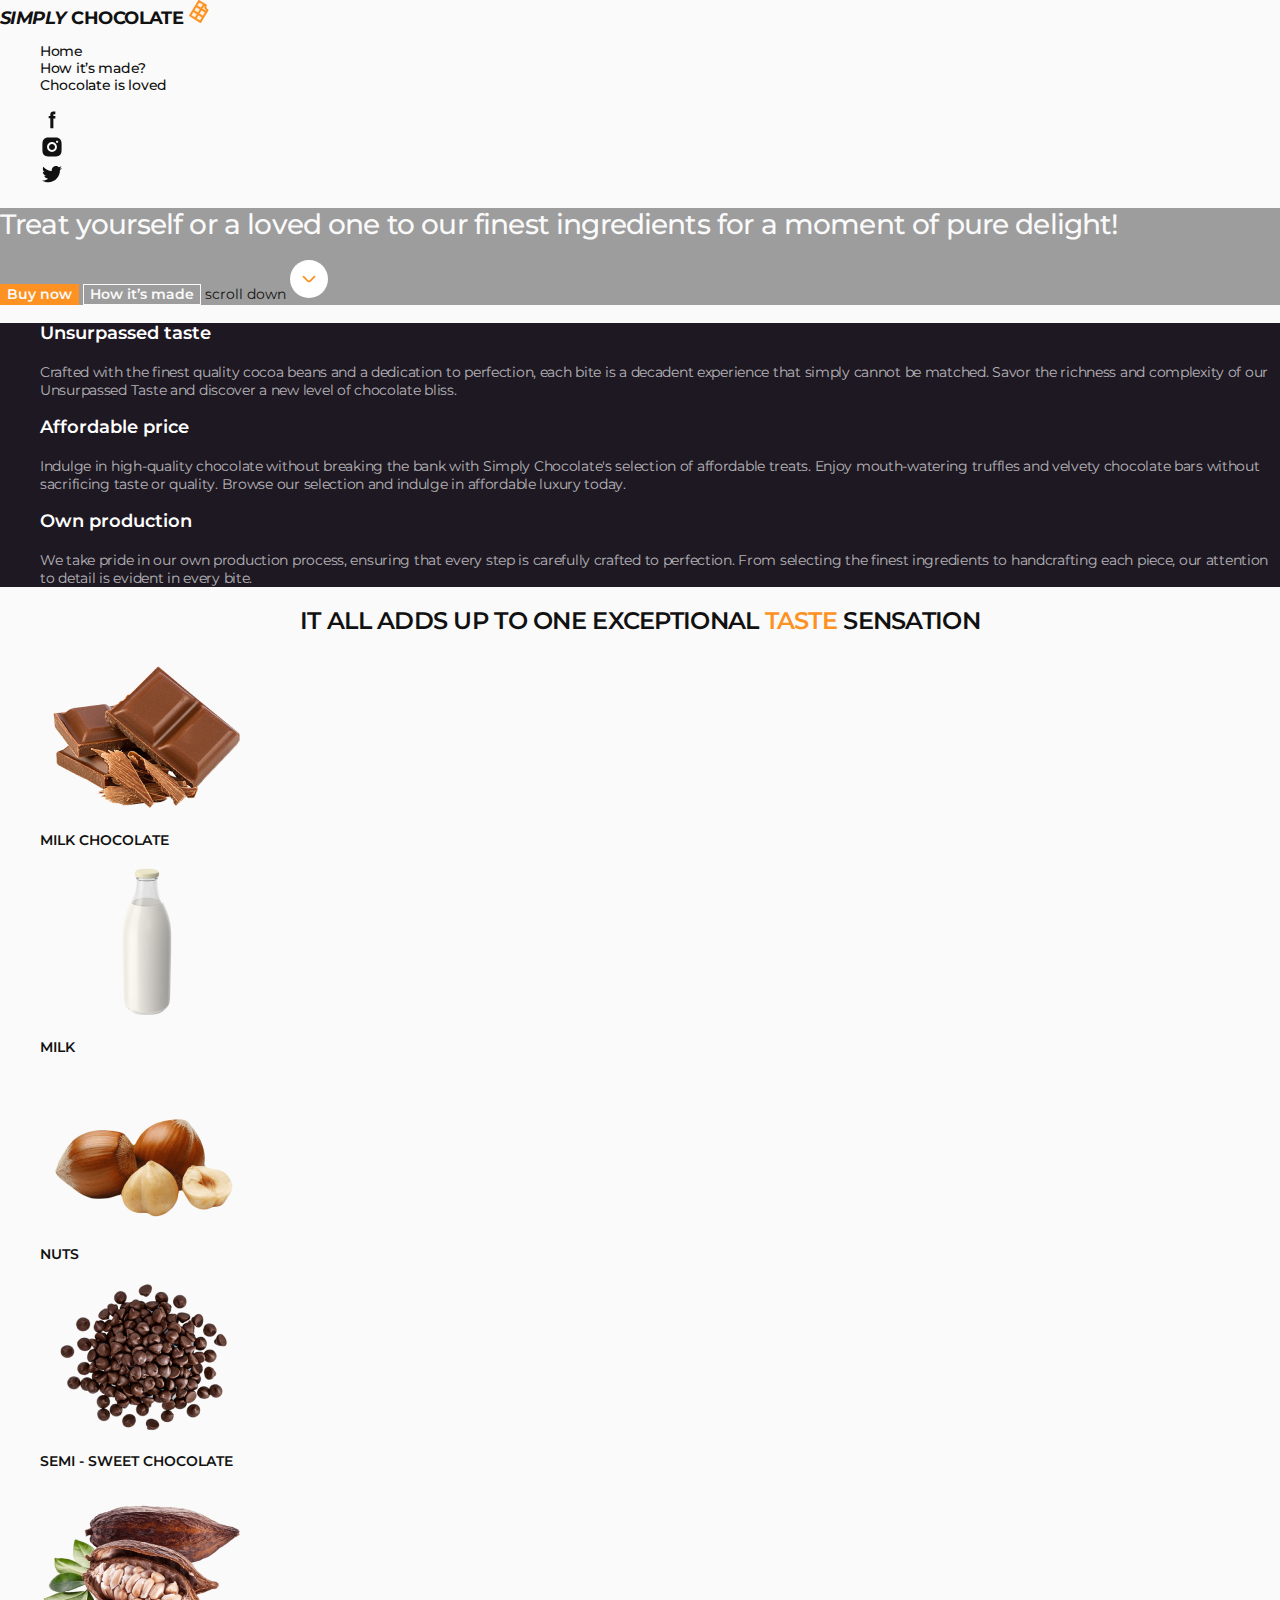
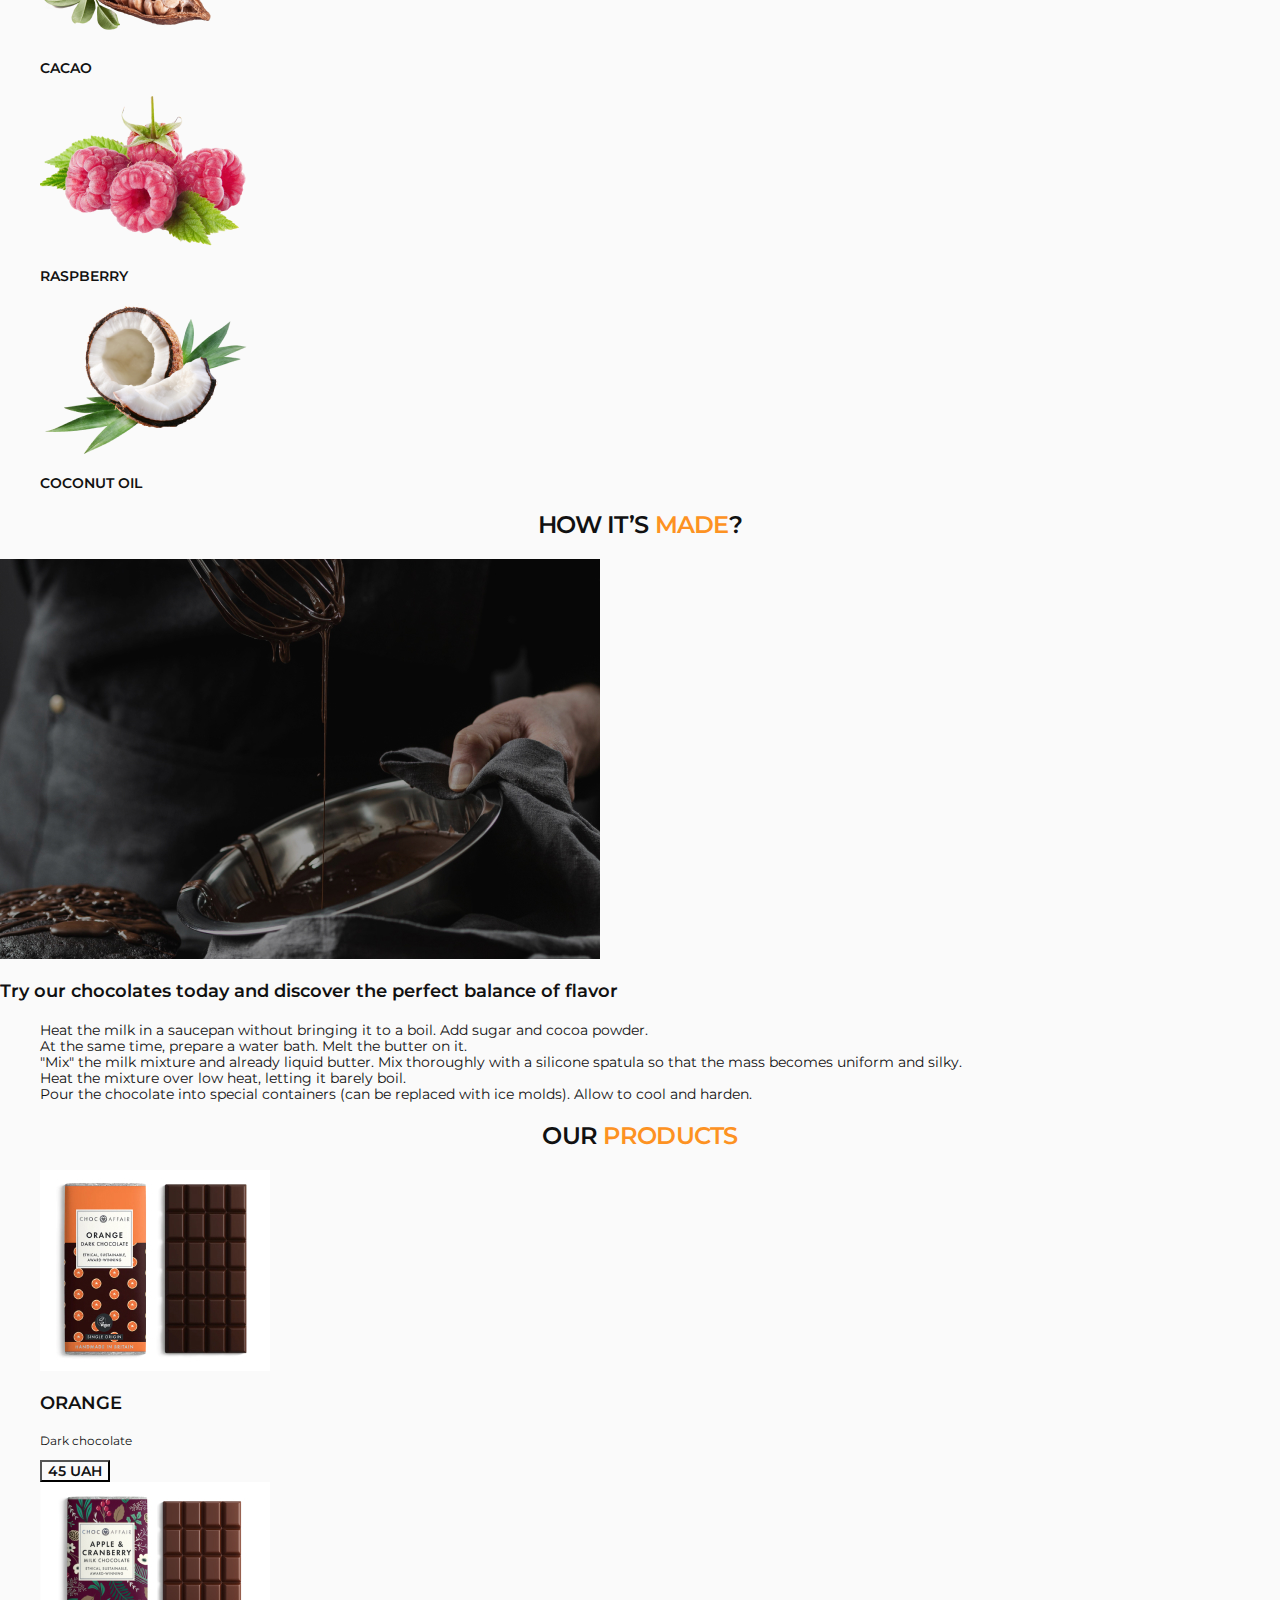
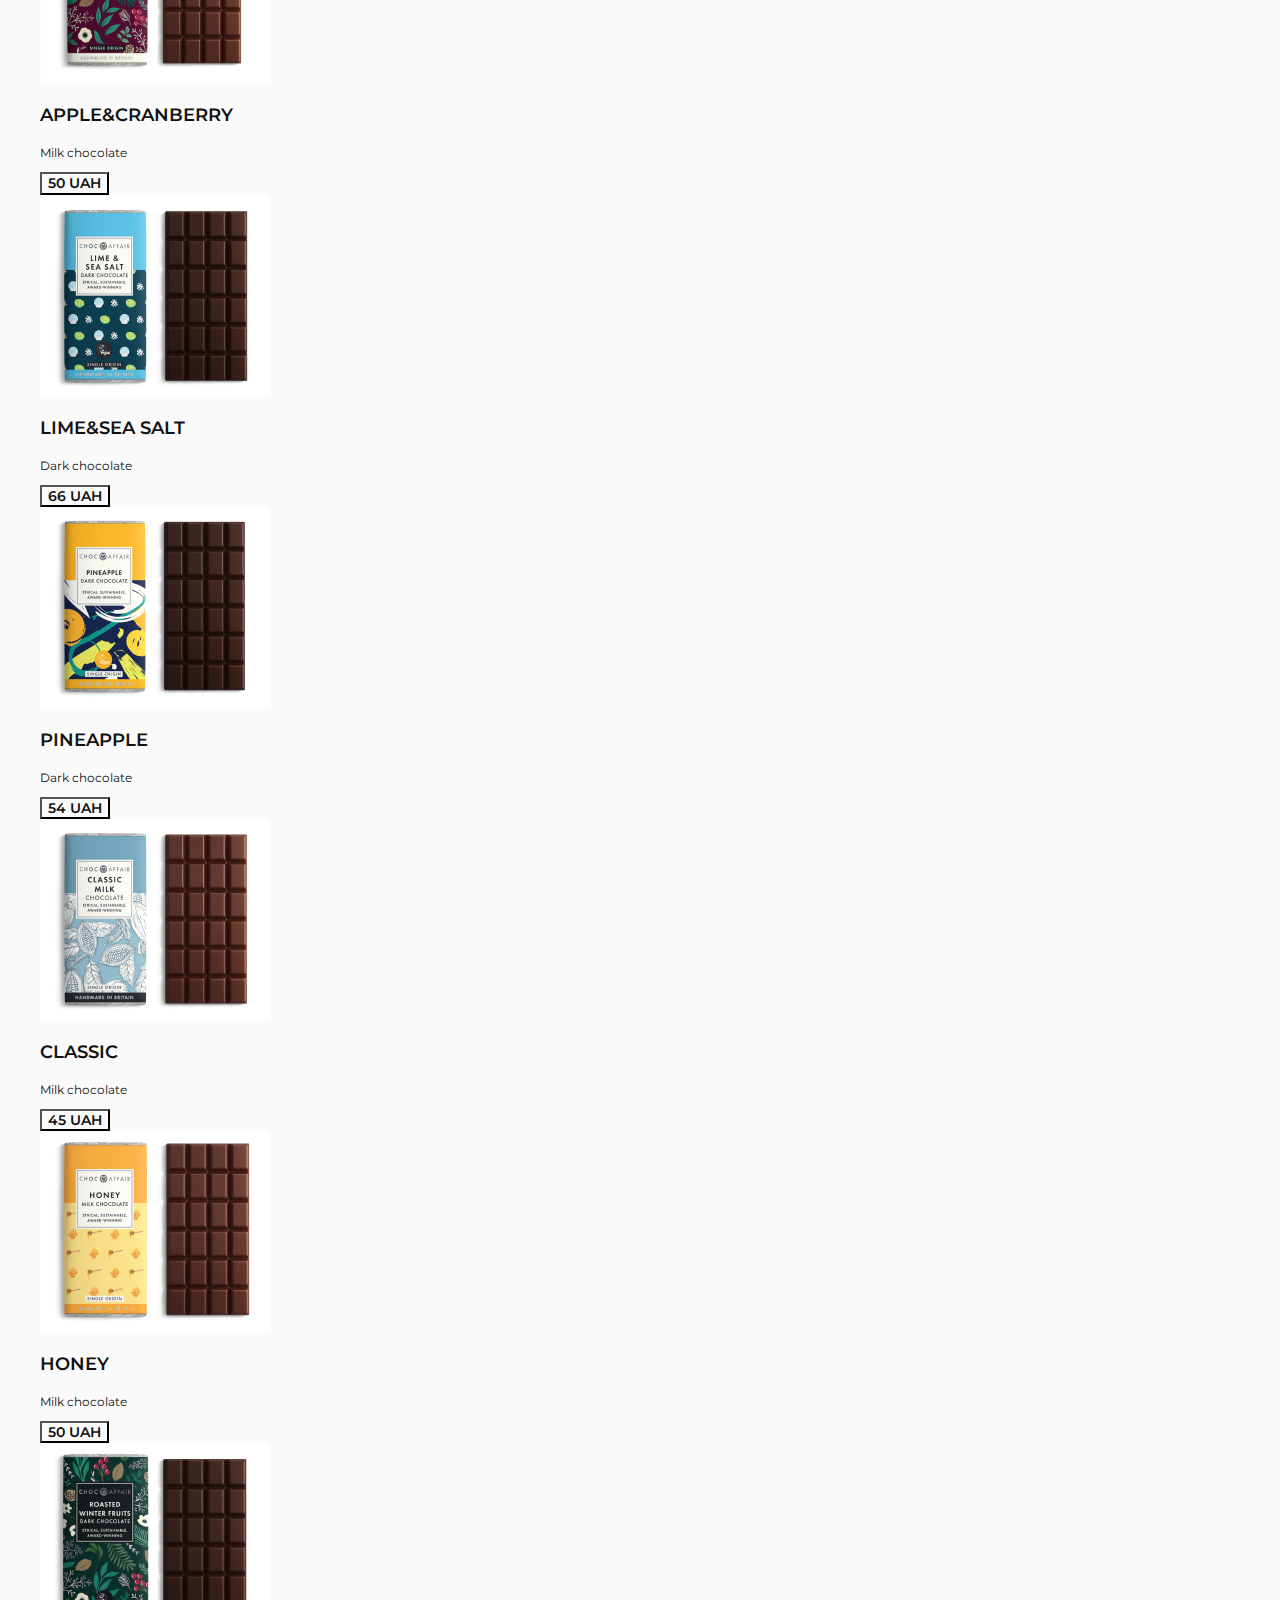
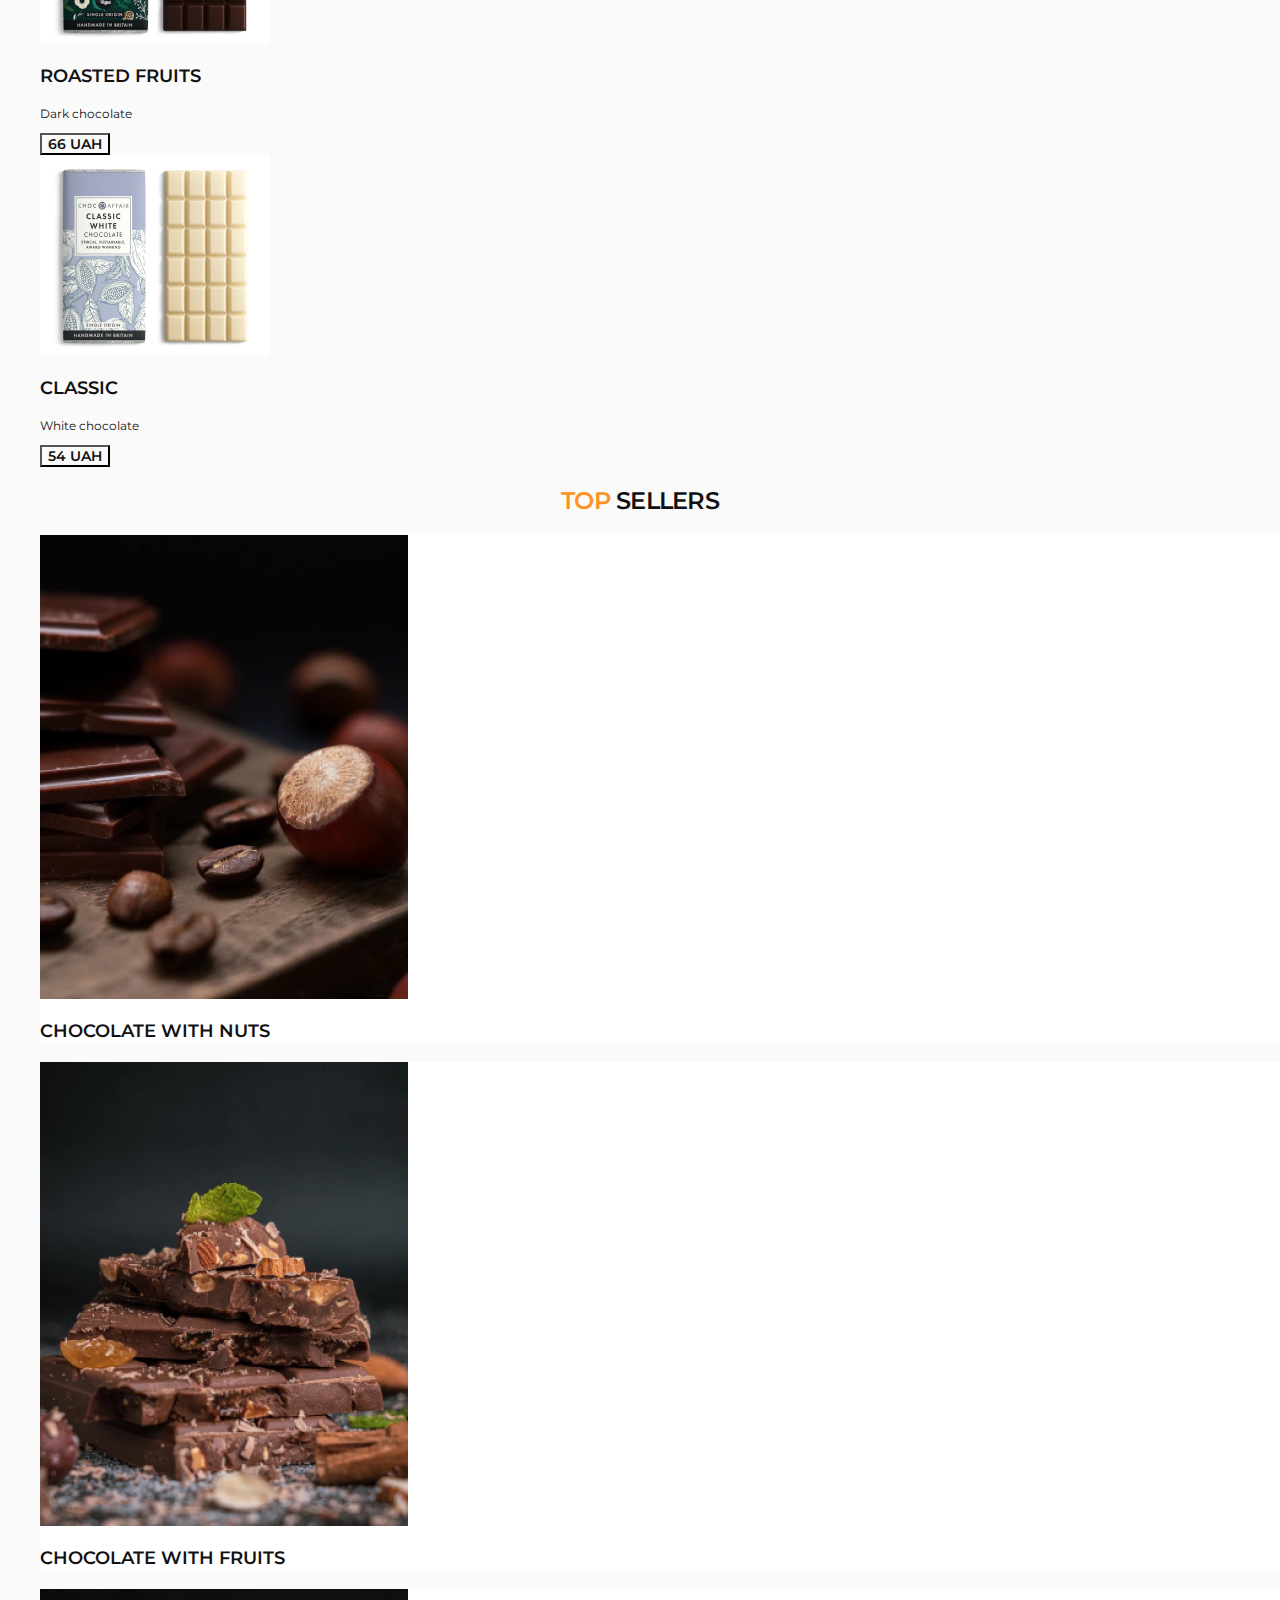
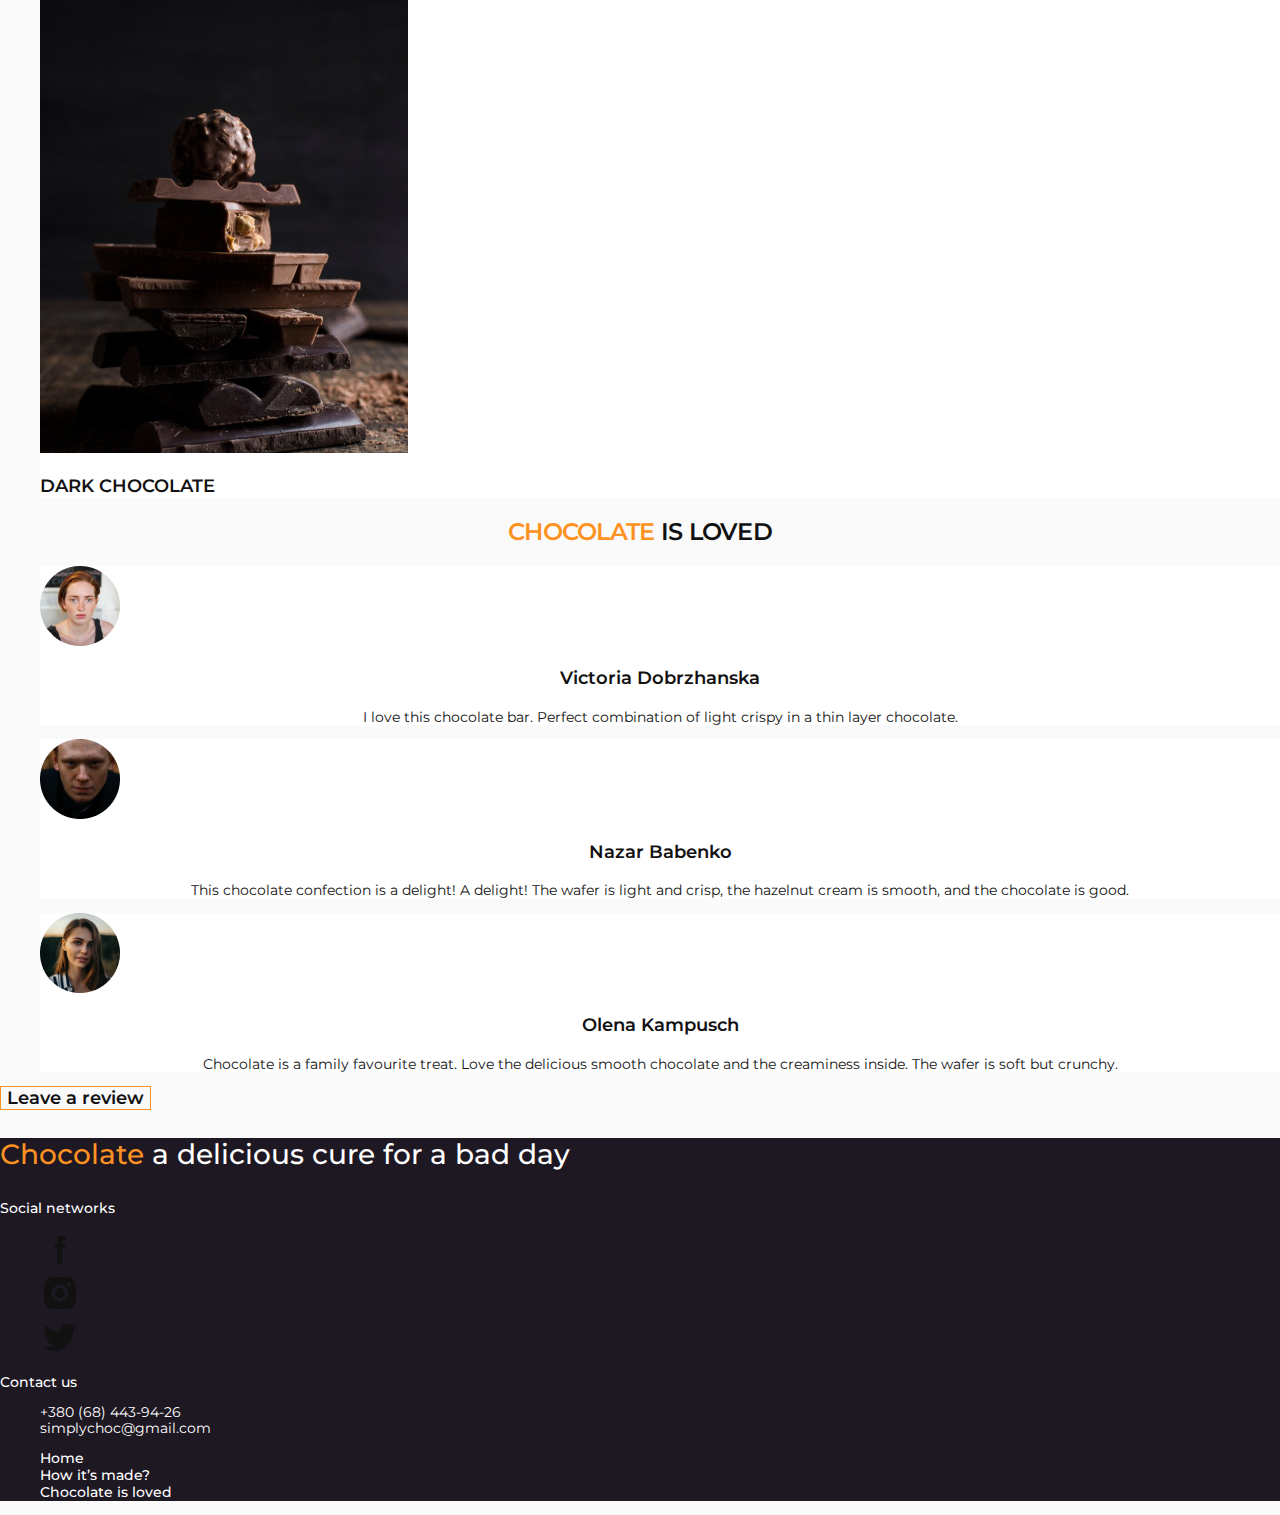
<file: module-03-lesson-01/index.html>
<!DOCTYPE html>
<html lang="en">
  <head>
    <meta charset="UTF-8" />
    <meta name="viewport" content="width=device-width, initial-scale=1.0" />
    <title>MCS-06</title>
    <!-- Favicon -->
    <link rel="shortcut icon" href="images/favicon.svg" type="image/svg+xml" />
    <!-- Fonts -->
    <link rel="preconnect" href="https://fonts.googleapis.com" />
    <link rel="preconnect" href="https://fonts.gstatic.com" crossorigin />
    <link
      href="https://fonts.googleapis.com/css2?family=Montserrat:ital,wght@0,100..900;1,100..900&family=Roboto:wght@400;500;700&display=swap"
      rel="stylesheet"
    />
    <link
      rel="stylesheet"
      href="https://cdn.jsdelivr.net/npm/modern-normalize@3.0.0/modern-normalize.min.css"
    />
    <!-- Custom styles -->
    <!-- <link rel="stylesheet" href="./css/normalize.css" /> -->
    <link rel="stylesheet" href="./css/styles.css" />
  </head>
  <body>
    <!-- #region Header -->
    <header class="header" id="home">
      <nav class="header-nav">
        <a class="header-logo" href="#">
          <span class="header-logo-accent">SIMPLY</span> CHOCOLATE
          <img
            class="header-logo-icon"
            src="./images/header/logo.svg"
            alt="Site logo"
          />
        </a>
        <ul class="header-nav-list">
          <li class="header-nav-item">
            <a class="header-nav-link" href="#home" id="link-1">Home</a>
          </li>
          <li class="header-nav-item">
            <a class="header-nav-link" href="#made">How it’s made?</a>
          </li>
          <li class="header-nav-item">
            <a class="header-nav-link" href="#reviews">Chocolate is loved</a>
          </li>
        </ul>
      </nav>
      <ul class="socials header-socials">
        <li class="socials-item">
          <a
            class="socials-link"
            href="https://facebook.com"
            target="_blank"
            rel="noopener noreferrer"
            aria-label="Link to facebook.com"
          >
            <img
              class="socials-icon"
              src="./images/icons/facebook.svg"
              alt="Facebook icon"
            />
          </a>
        </li>
        <li class="socials-item">
          <a
            class="socials-link"
            href="https://instagram.com"
            target="_blank"
            rel="noopener noreferrer"
            aria-label="Link to instagram.com"
          >
            <img
              class="socials-icon"
              src="./images/icons/instagram.svg"
              alt=""
            />
          </a>
        </li>
        <li class="socials-item">
          <a
            class="socials-link"
            href="https://twitter.com"
            target="_blank"
            rel="noopener noreferrer"
            aria-label="Link to twitter.com"
          >
            <img class="socials-icon" src="./images/icons/twitter.svg" alt="" />
          </a>
        </li>
      </ul>
    </header>
    <!-- #endregion Header -->
    <!-- #region Main -->
    <main>
      <!-- #region Hero -->
      <section class="hero">
        <h1 class="hero-title">
          Treat yourself or a loved one to our finest ingredients for a moment
          of pure delight!
        </h1>
        <button class="btn btn-accent" type="button">Buy now</button>
        <button class="btn btn-primary" type="button">How it’s made</button>
        <a class="hero-link" href="#benefits">
          scroll down
          <img
            class="hero-icon"
            src="./images/icons/arrow.svg"
            alt="Arrow down icon"
          />
        </a>
      </section>
      <!-- #endregion Hero -->
      <!-- #region Benefits -->
      <section class="benefits section" id="benefits">
        <h2 class="benefits-title" hidden>Our chocolate benefits</h2>
        <ul class="benefits-list">
          <li class="benefits-item">
            <h3 class="benefits-caption">Unsurpassed taste</h3>
            <p class="benefits-desc">
              Crafted with the finest quality cocoa beans and a dedication to
              perfection, each bite is a decadent experience that simply cannot
              be matched. Savor the richness and complexity of our Unsurpassed
              Taste and discover a new level of chocolate bliss.
            </p>
          </li>
          <li class="benefits-item">
            <h3 class="benefits-caption">Affordable price</h3>
            <p class="benefits-desc">
              Indulge in high-quality chocolate without breaking the bank with
              Simply Chocolate's selection of affordable treats. Enjoy
              mouth-watering truffles and velvety chocolate bars without
              sacrificing taste or quality. Browse our selection and indulge in
              affordable luxury today.
            </p>
          </li>
          <li class="benefits-item">
            <h3 class="benefits-caption">Own production</h3>
            <p class="benefits-desc">
              We take pride in our own production process, ensuring that every
              step is carefully crafted to perfection. From selecting the finest
              ingredients to handcrafting each piece, our attention to detail is
              evident in every bite.
            </p>
          </li>
        </ul>
      </section>
      <!-- #endregion Benefits -->
      <!-- #region Ingridients -->
      <section class="ingridients">
        <h2 class="ingridients-title">
          It all adds up to one exceptional
          <span class="accent">taste</span> sensation
        </h2>
        <ul class="ingredients-list">
          <li class="ingredients-item">
            <img
              class="ingridients-ill"
              src="./images/ingridients/img-1.png"
              alt=""
              width="214"
              height="160"
            />
            <h3 class="ingridients-caption">MILK CHOCOLATE</h3>
          </li>
          <li class="ingredients-item">
            <img
              class="ingridients-ill"
              src="./images/ingridients/img-2.png"
              alt=""
              width="214"
              height="160"
            />
            <h3 class="ingridients-caption">MILK</h3>
          </li>
          <li class="ingredients-item">
            <img
              class="ingridients-ill"
              src="./images/ingridients/img-3.png"
              alt=""
              width="214"
              height="160"
            />
            <h3 class="ingridients-caption">NUTS</h3>
          </li>
          <li class="ingredients-item">
            <img
              class="ingridients-ill"
              src="./images/ingridients/img-4.png"
              alt=""
              width="214"
              height="160"
            />
            <h3 class="ingridients-caption">SEMI - SWEET CHOCOLATE</h3>
          </li>
          <li class="ingredients-item">
            <img
              class="ingridients-ill"
              src="./images/ingridients/img-5.png"
              alt=""
              width="214"
              height="160"
            />
            <h3 class="ingridients-caption">CACAO</h3>
          </li>
          <li class="ingredients-item">
            <img
              class="ingridients-ill"
              src="./images/ingridients/img-6.png"
              alt=""
              width="214"
              height="160"
            />
            <h3 class="ingridients-caption">RASPBERRY</h3>
          </li>
          <li class="ingredients-item">
            <img
              class="ingridients-ill"
              src="./images/ingridients/img-7.png"
              alt=""
              width="214"
              height="160"
            />
            <h3 class="ingridients-caption">COCONUT OIL</h3>
          </li>
        </ul>
      </section>
      <!-- #endregion Ingridients -->
      <!-- #region Made -->
      <section class="made" id="made">
        <h2 class="made-title">How it’s <span class="accent">made</span>?</h2>
        <img
          class="made-img"
          src="./images/made/image.jpg"
          alt=""
          width="600"
          height="400"
        />
        <h3 class="made-caption">
          Try our chocolates today and discover the perfect balance of flavor
        </h3>
        <ol class="made-list">
          <li class="made-item">
            Heat the milk in a saucepan without bringing it to a boil. Add sugar
            and cocoa powder.
          </li>
          <li class="made-item">
            At the same time, prepare a water bath. Melt the butter on it.
          </li>
          <li class="made-item">
            "Mix" the milk mixture and already liquid butter. Mix thoroughly
            with a silicone spatula so that the mass becomes uniform and silky.
          </li>
          <li class="made-item">
            Heat the mixture over low heat, letting it barely boil.
          </li>
          <li class="made-item">
            Pour the chocolate into special containers (can be replaced with ice
            molds). Allow to cool and harden.
          </li>
        </ol>
      </section>
      <!-- #endregion Made -->
      <!-- #region Products -->
      <section class="products">
        <h2 class="products-title">Our <span class="accent">products</span></h2>
        <ul class="products-list">
          <li class="products-item">
            <img
              class="products-ill"
              src="./images/products/img-1.jpg"
              alt="Dark chocolate with Orange"
              width="230"
              height="201"
            />
            <h3 class="products-name">Orange</h3>
            <p class="products-type">Dark chocolate</p>
            <button class="products-price" type="button">45 UAH</button>
          </li>
          <li class="products-item">
            <img
              class="products-ill"
              src="./images/products/img-2.jpg"
              alt="Milk chocolate with Apple & Cranberry"
              width="230"
              height="201"
            />
            <h3 class="products-name">Apple&Cranberry</h3>
            <p class="products-type">Milk chocolate</p>
            <button class="products-price" type="button">50 UAH</button>
          </li>
          <li class="products-item">
            <img
              class="products-ill"
              src="./images/products/img-3.jpg"
              alt="Dark chocolate with Lime&Sea salt"
              width="230"
              height="201"
            />
            <h3 class="products-name">Lime&Sea salt</h3>
            <p class="products-type">Dark chocolate</p>
            <button class="products-price" type="button">66 UAH</button>
          </li>
          <li class="products-item">
            <img
              class="products-ill"
              src="./images/products/img-4.jpg"
              alt="Dark chocolate with Pineapple"
              width="230"
              height="201"
            />
            <h3 class="products-name">Pineapple</h3>
            <p class="products-type">Dark chocolate</p>
            <button class="products-price" type="button">54 UAH</button>
          </li>
          <li class="products-item">
            <img
              class="products-ill"
              src="./images/products/img-5.jpg"
              alt="Milk chocolate Classic"
              width="230"
              height="201"
            />
            <h3 class="products-name">Classic</h3>
            <p class="products-type">Milk chocolate</p>
            <button class="products-price" type="button">45 UAH</button>
          </li>
          <li class="products-item">
            <img
              class="products-ill"
              src="./images/products/img-6.jpg"
              alt="Milk chocolate with Honey"
              width="230"
              height="201"
            />
            <h3 class="products-name">Honey</h3>
            <p class="products-type">Milk chocolate</p>
            <button class="products-price" type="button">50 UAH</button>
          </li>
          <li class="products-item">
            <img
              class="products-ill"
              src="./images/products/img-7.jpg"
              alt="Dark chocolate with Roasted fruits"
              width="230"
              height="201"
            />
            <h3 class="products-name">Roasted fruits</h3>
            <p class="products-type">Dark chocolate</p>
            <button class="products-price" type="button">66 UAH</button>
          </li>
          <li class="products-item">
            <img
              class="products-ill"
              src="./images/products/img-8.jpg"
              alt="White chocolate Classic"
              width="230"
              height="201"
            />
            <h3 class="products-name">Classic</h3>
            <p class="products-type">White chocolate</p>
            <button class="products-price" type="button">54 UAH</button>
          </li>
        </ul>
      </section>
      <!-- #endregion Products -->
      <!-- #region Bestsellers -->
      <section class="bestsellers">
        <h2 class="bestsellers-title">
          <span class="accent">Top</span> sellers
        </h2>
        <ul class="bastsellers-list">
          <li class="bastsellers-item">
            <img
              class="bastsellers-img"
              src="./images/bestsellers/img-1.jpg"
              alt="Chocolate with nuts"
              width="368"
              height="464"
            />
            <h3 class="bastsellers-desc">CHOCOLATE WITH NUTS</h3>
          </li>
          <li class="bastsellers-item">
            <img
              class="bastsellers-img"
              src="./images/bestsellers/img-2.jpg"
              alt="Chocolate with fruits"
              width="368"
              height="464"
            />
            <h3 class="bastsellers-desc">CHOCOLATE WITH FRUITS</h3>
          </li>
          <li class="bastsellers-item">
            <img
              class="bastsellers-img"
              src="./images/bestsellers/img-3.jpg"
              alt="Dark chocolate"
              width="368"
              height="464"
            />
            <h3 class="bastsellers-desc">DARK CHOCOLATE</h3>
          </li>
        </ul>
      </section>
      <!-- #endregion Bestsellers -->
      <!-- #region Reviews -->
      <section class="reviews" id="reviews">
        <h2 class="reviews-title">
          <span class="accent">Chocolate</span> is loved
        </h2>
        <ul class="reviews-list">
          <li class="reviews-item">
            <img
              class="reviews-avatar"
              src="./images/reviews/img-1.png"
              alt="Victoria Dobrzhanska"
              width="80"
              height="80"
            />
            <h3 class="reviews-author">Victoria Dobrzhanska</h3>
            <p class="reviews-text">
              I love this chocolate bar. Perfect combination of light crispy in
              a thin layer chocolate.
            </p>
          </li>
          <li class="reviews-item">
            <img
              class="reviews-avatar"
              src="./images/reviews/img-2.png"
              alt="Nazar Babenko"
              width="80"
              height="80"
            />
            <h3 class="reviews-author">Nazar Babenko</h3>
            <p class="reviews-text">
              This chocolate confection is a delight! A delight! The wafer is
              light and crisp, the hazelnut cream is smooth, and the chocolate
              is good.
            </p>
          </li>
          <li class="reviews-item">
            <img
              class="reviews-avatar"
              src="./images/reviews/img-3.png"
              alt="Olena Kampusch"
              width="80"
              height="80"
            />
            <h3 class="reviews-author">Olena Kampusch</h3>
            <p class="reviews-text">
              Chocolate is a family favourite treat. Love the delicious smooth
              chocolate and the creaminess inside. The wafer is soft but
              crunchy.
            </p>
          </li>
        </ul>
        <button class="btn btn-secondary reviews-btn" type="button">
          Leave a review
        </button>
      </section>
      <!-- #endregion Reviews -->
    </main>
    <!-- #endregion Main -->
    <!-- #region Footer -->
    <footer class="footer">
      <p class="footer-slogan">
        <span class="accent">Chocolate</span> a delicious cure for a bad day
      </p>
      <p class="footer-caption">Social networks</p>
      <ul class="socials footer-socials">
        <li class="socials-item">
          <a
            class="socials-link"
            href="https://facebook.com"
            target="_blank"
            rel="noopener noreferrer"
            aria-label="Link to facebook.com"
          >
            <img
              class="socials-icon"
              src="./images/icons/facebook.svg"
              alt="Facebook icon"
              width="40"
              height="40"
            />
          </a>
        </li>
        <li class="socials-item">
          <a
            class="socials-link"
            href="https://instagram.com"
            target="_blank"
            rel="noopener noreferrer"
            aria-label="Link to instagram.com"
          >
            <img
              class="socials-icon"
              src="./images/icons/instagram.svg"
              alt="Instagram icon"
              width="40"
              height="40"
            />
          </a>
        </li>
        <li class="socials-item">
          <a
            class="socials-link"
            href="https://twitter.com"
            target="_blank"
            rel="noopener noreferrer"
            aria-label="Link to twitter.com"
          >
            <img
              class="socials-icon"
              src="./images/icons/twitter.svg"
              alt="Twitter icon"
              width="40"
              height="40"
            />
          </a>
        </li>
      </ul>
      <address class="address footer-address">
        <p class="footer-caption">Contact us</p>
        <ul class="address-list">
          <li class="address-item">
            <a class="address-link" href="tel:+380684439426">
              +380 (68) 443-94-26
            </a>
          </li>
          <li class="address-item">
            <a class="address-link" href="mailto:simplychoc@gmail.com">
              simplychoc@gmail.com
            </a>
          </li>
        </ul>
      </address>
      <ul class="footer-nav">
        <li class="footer-nav-item">
          <a class="footer-nav-link" href="#home">Home</a>
        </li>
        <li class="footer-nav-item">
          <a class="footer-nav-link" href="#made">How it’s made?</a>
        </li>
        <li class="footer-nav-item">
          <a class="footer-nav-link" href="#reviews">Chocolate is loved</a>
        </li>
      </ul>
    </footer>
    <!-- #endregion Footer -->
  </body>
</html>
</file>
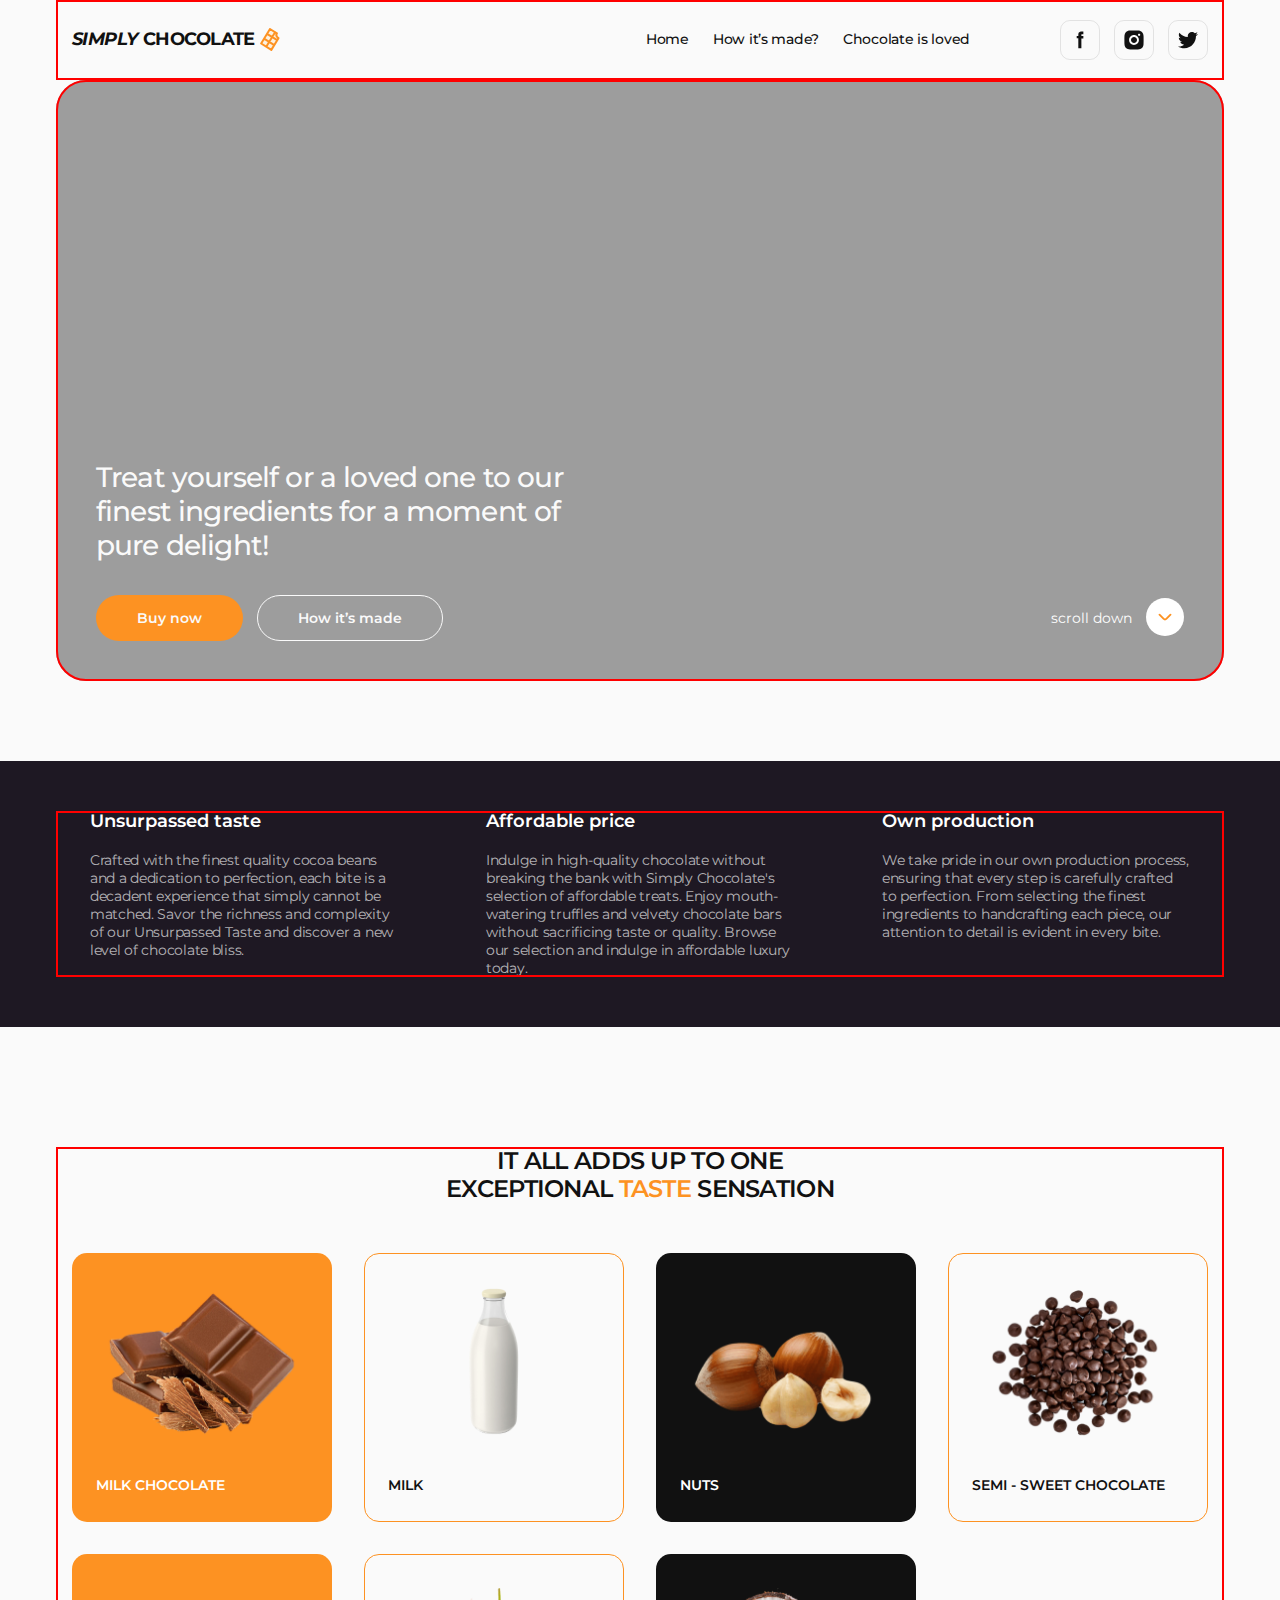
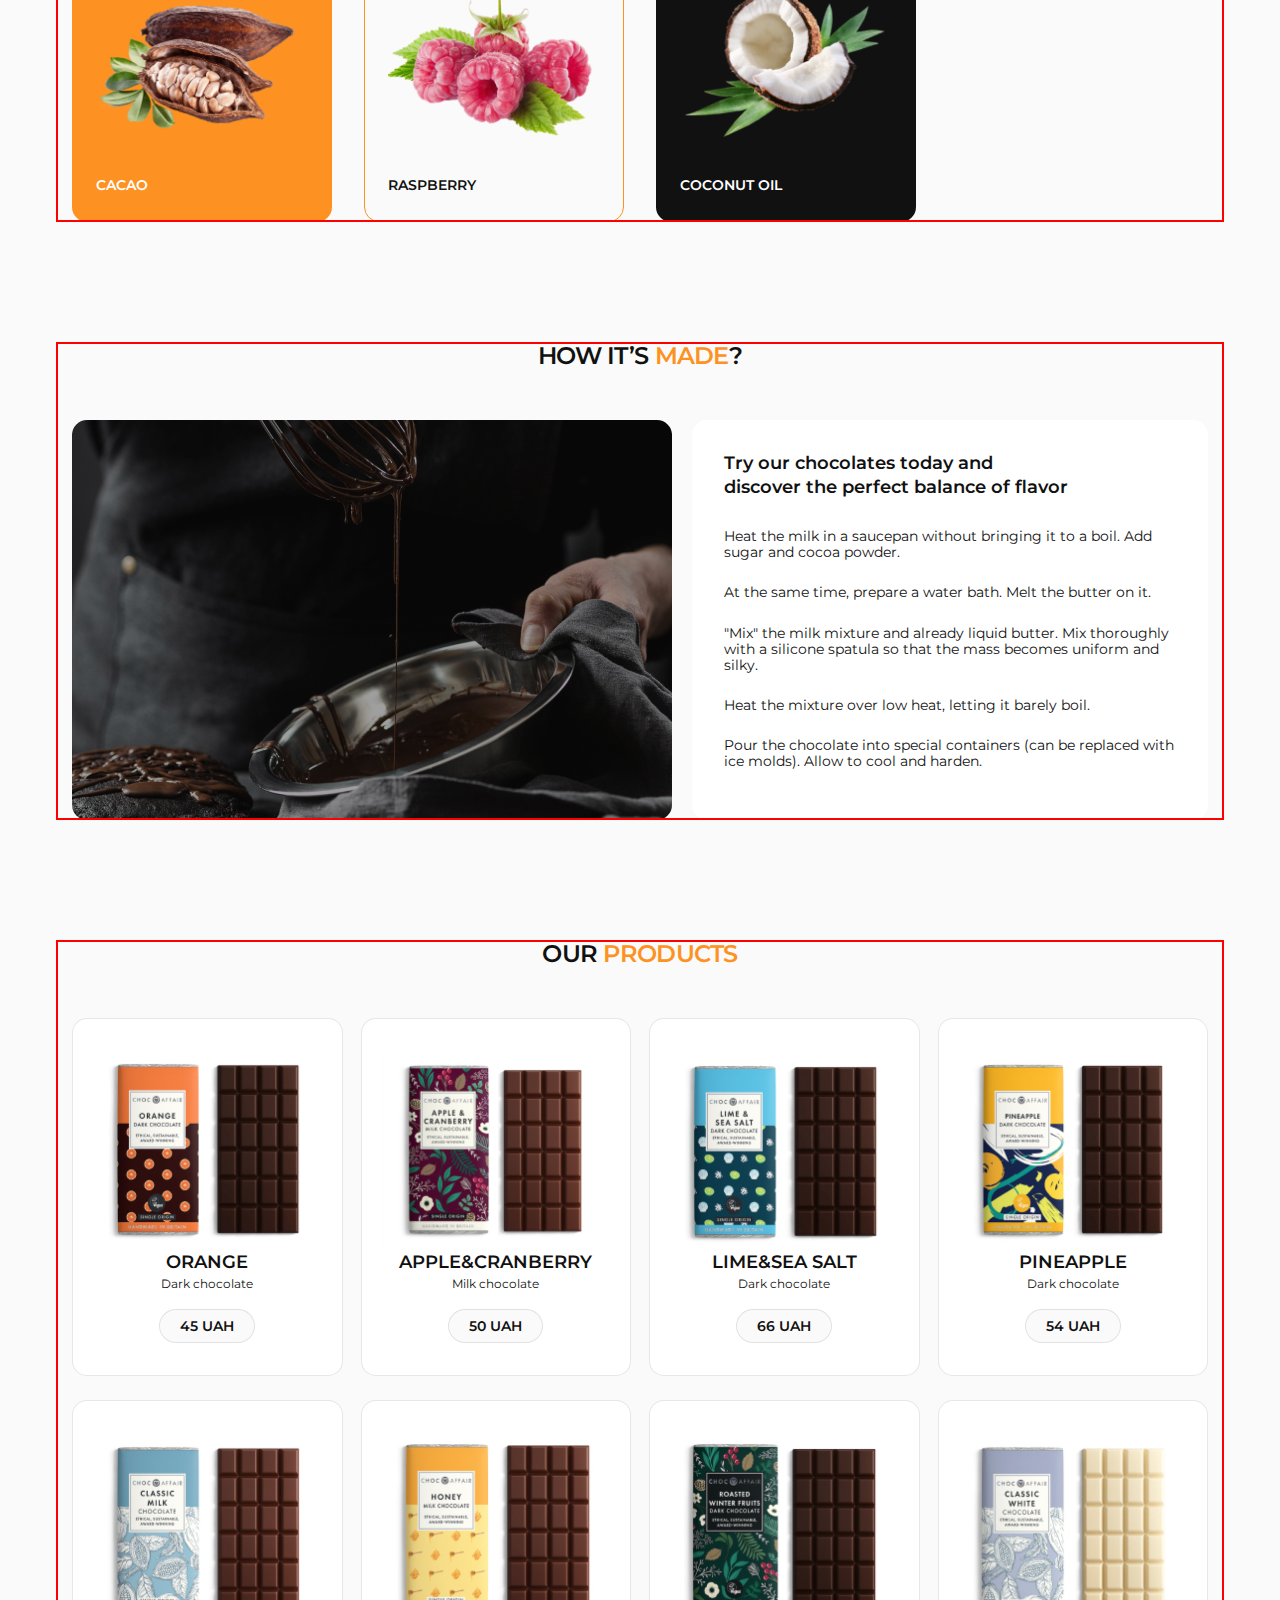
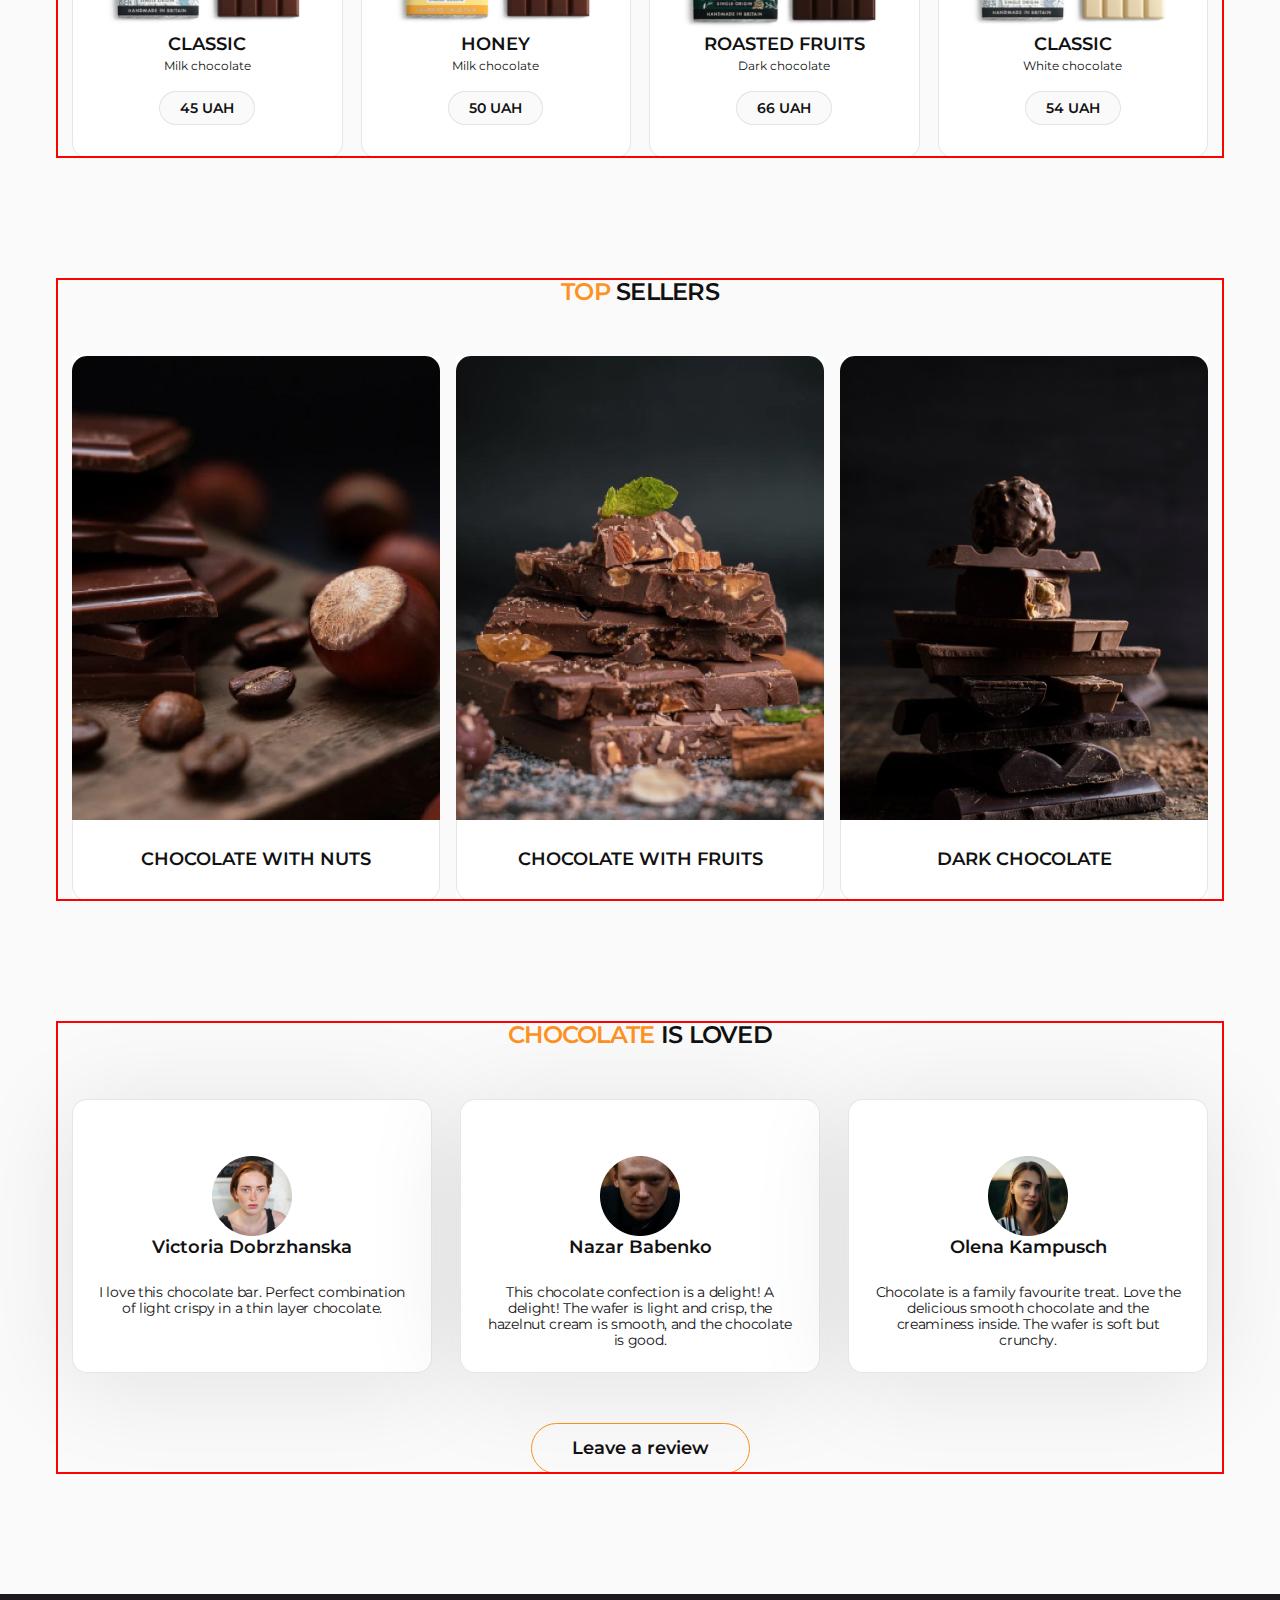
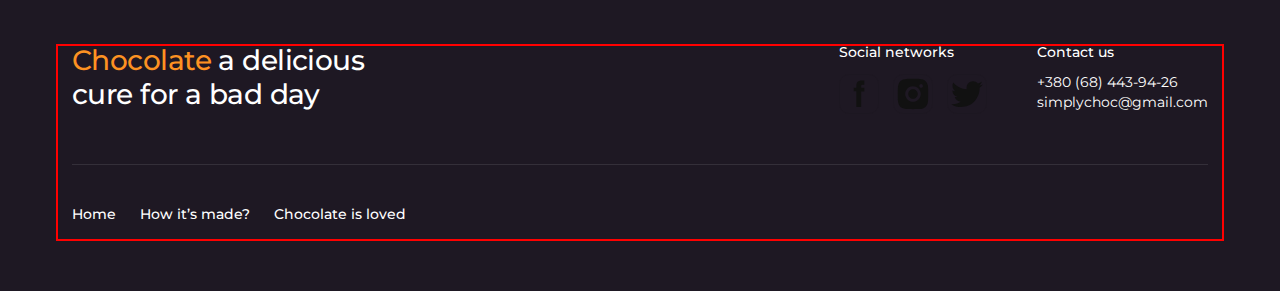
<file: module-03-lesson-02/index.html>
<!DOCTYPE html>
<html lang="en">
  <head>
    <meta charset="UTF-8" />
    <meta name="viewport" content="width=device-width, initial-scale=1.0" />
    <title>MCS-06</title>
    <!-- Favicon -->
    <link rel="shortcut icon" href="images/favicon.svg" type="image/svg+xml" />
    <!-- Fonts -->
    <link rel="preconnect" href="https://fonts.googleapis.com" />
    <link rel="preconnect" href="https://fonts.gstatic.com" crossorigin />
    <link
      href="https://fonts.googleapis.com/css2?family=Montserrat:ital,wght@0,100..900;1,100..900&family=Roboto:wght@400;500;700&display=swap"
      rel="stylesheet"
    />
    <!-- Normalize -->
    <link
      rel="stylesheet"
      href="https://cdn.jsdelivr.net/npm/modern-normalize@3.0.0/modern-normalize.min.css"
    />
    <!-- Custom styles -->
    <link rel="stylesheet" href="./css/styles.css" />
  </head>
  <body>
    <!-- #region Header -->
    <header class="header" id="home">
      <div class="header-container container">
        <nav class="header-nav">
          <a class="header-logo" href="#">
            <span class="header-logo-accent">SIMPLY</span> CHOCOLATE
            <img
              class="header-logo-icon"
              src="./images/header/logo.svg"
              alt="Site logo"
              width="24"
              height="24"
            />
          </a>
          <ul class="header-nav-list">
            <li class="header-nav-item">
              <a class="header-nav-link" href="#home" id="link-1">Home</a>
            </li>
            <li class="header-nav-item">
              <a class="header-nav-link" href="#made">How it’s made?</a>
            </li>
            <li class="header-nav-item">
              <a class="header-nav-link" href="#reviews">Chocolate is loved</a>
            </li>
          </ul>
        </nav>
        <ul class="socials header-socials">
          <li class="socials-item">
            <a
              class="socials-link"
              href="https://facebook.com"
              target="_blank"
              rel="noopener noreferrer"
              aria-label="Link to facebook.com"
            >
              <img
                class="socials-icon"
                src="./images/icons/facebook.svg"
                alt="Facebook icon"
                width="24"
                height="24"
              />
            </a>
          </li>
          <li class="socials-item">
            <a
              class="socials-link"
              href="https://instagram.com"
              target="_blank"
              rel="noopener noreferrer"
              aria-label="Link to instagram.com"
            >
              <img
                class="socials-icon"
                src="./images/icons/instagram.svg"
                alt=""
                width="24"
                height="24"
              />
            </a>
          </li>
          <li class="socials-item">
            <a
              class="socials-link"
              href="https://twitter.com"
              target="_blank"
              rel="noopener noreferrer"
              aria-label="Link to twitter.com"
            >
              <img
                class="socials-icon"
                src="./images/icons/twitter.svg"
                alt=""
                width="24"
                height="24"
              />
            </a>
          </li>
        </ul>
      </div>
    </header>
    <!-- #endregion Header -->
    <!-- #region Main -->
    <main>
      <!-- #region Hero -->
      <section class="hero">
        <div class="hero-container container">
          <h1 class="hero-title">
            Treat yourself or a loved one to our finest ingredients for a moment
            of pure delight!
          </h1>
          <div class="hero-wrapper">
            <ul class="hero-list">
              <li class="hero-item">
                <button class="btn btn-accent" type="button">Buy now</button>
              </li>
              <li class="hero-item">
                <button class="btn btn-primary" type="button">
                  How it’s made
                </button>
              </li>
            </ul>
            <a class="hero-link" href="#benefits">
              scroll down
              <img
                class="hero-icon"
                src="./images/icons/arrow.svg"
                alt="Arrow down icon"
                width="38"
                height="39"
              />
            </a>
          </div>
        </div>
      </section>
      <!-- #endregion Hero -->
      <!-- #region Benefits -->
      <section class="benefits section" id="benefits">
        <div class="container">
          <h2 class="visually-hidden benefits-title">Our chocolate benefits</h2>
          <ul class="benefits-list">
            <li class="benefits-item">
              <h3 class="benefits-caption">Unsurpassed taste</h3>
              <p class="benefits-desc">
                Crafted with the finest quality cocoa beans and a dedication to
                perfection, each bite is a decadent experience that simply
                cannot be matched. Savor the richness and complexity of our
                Unsurpassed Taste and discover a new level of chocolate bliss.
              </p>
            </li>
            <li class="benefits-item">
              <h3 class="benefits-caption">Affordable price</h3>
              <p class="benefits-desc">
                Indulge in high-quality chocolate without breaking the bank with
                Simply Chocolate's selection of affordable treats. Enjoy
                mouth-watering truffles and velvety chocolate bars without
                sacrificing taste or quality. Browse our selection and indulge
                in affordable luxury today.
              </p>
            </li>
            <li class="benefits-item">
              <h3 class="benefits-caption">Own production</h3>
              <p class="benefits-desc">
                We take pride in our own production process, ensuring that every
                step is carefully crafted to perfection. From selecting the
                finest ingredients to handcrafting each piece, our attention to
                detail is evident in every bite.
              </p>
            </li>
          </ul>
        </div>
      </section>
      <!-- #endregion Benefits -->
      <!-- #region ingredients -->
      <section class="ingredients section">
        <div class="container">
          <h2 class="ingredients-title">
            It all adds up to one exceptional
            <span class="accent">taste</span> sensation
          </h2>
          <ul class="ingredients-list card-set">
            <li class="ingredients-item card-set-item">
              <img
                class="ingredients-ill"
                src="./images/ingredients/img-1.png"
                alt=""
                width="214"
                height="160"
              />
              <h3 class="ingredients-caption">MILK CHOCOLATE</h3>
            </li>
            <li class="ingredients-item card-set-item">
              <img
                class="ingredients-ill"
                src="./images/ingredients/img-2.png"
                alt=""
                width="214"
                height="160"
              />
              <h3 class="ingredients-caption">MILK</h3>
            </li>
            <li class="ingredients-item card-set-item">
              <img
                class="ingredients-ill"
                src="./images/ingredients/img-3.png"
                alt=""
                width="214"
                height="160"
              />
              <h3 class="ingredients-caption">NUTS</h3>
            </li>
            <li class="ingredients-item card-set-item">
              <img
                class="ingredients-ill"
                src="./images/ingredients/img-4.png"
                alt=""
                width="214"
                height="160"
              />
              <h3 class="ingredients-caption">SEMI - SWEET CHOCOLATE</h3>
            </li>
            <li class="ingredients-item card-set-item">
              <img
                class="ingredients-ill"
                src="./images/ingredients/img-5.png"
                alt=""
                width="214"
                height="160"
              />
              <h3 class="ingredients-caption">CACAO</h3>
            </li>
            <li class="ingredients-item card-set-item">
              <img
                class="ingredients-ill"
                src="./images/ingredients/img-6.png"
                alt=""
                width="214"
                height="160"
              />
              <h3 class="ingredients-caption">RASPBERRY</h3>
            </li>
            <li class="ingredients-item card-set-item">
              <img
                class="ingredients-ill"
                src="./images/ingredients/img-7.png"
                alt=""
                width="214"
                height="160"
              />
              <h3 class="ingredients-caption">COCONUT OIL</h3>
            </li>
          </ul>
        </div>
      </section>
      <!-- #endregion ingredients -->
      <!-- #region Made -->
      <section class="made section" id="made">
        <div class="container">
          <h2 class="made-title">How it’s <span class="accent">made</span>?</h2>
          <div class="made-wrapper">
            <div class="made-left">
              <img
                class="made-img"
                src="./images/made/image.jpg"
                alt=""
                width="600"
                height="400"
              />
            </div>
            <div class="made-right">
              <h3 class="made-caption">
                Try our chocolates today and discover the perfect balance of
                flavor
              </h3>
              <ol class="made-list">
                <li class="made-item">
                  Heat the milk in a saucepan without bringing it to a boil. Add
                  sugar and cocoa powder.
                </li>
                <li class="made-item">
                  At the same time, prepare a water bath. Melt the butter on it.
                </li>
                <li class="made-item">
                  "Mix" the milk mixture and already liquid butter. Mix
                  thoroughly with a silicone spatula so that the mass becomes
                  uniform and silky.
                </li>
                <li class="made-item">
                  Heat the mixture over low heat, letting it barely boil.
                </li>
                <li class="made-item">
                  Pour the chocolate into special containers (can be replaced
                  with ice molds). Allow to cool and harden.
                </li>
              </ol>
            </div>
          </div>
        </div>
      </section>
      <!-- #endregion Made -->
      <!-- #region Products -->
      <section class="products section">
        <div class="container">
          <h2 class="products-title">
            Our <span class="accent">products</span>
          </h2>
          <ul class="products-list card-set">
            <li class="products-item card-set-item">
              <img
                class="products-ill"
                src="./images/products/img-1.jpg"
                alt="Dark chocolate with Orange"
                width="230"
                height="201"
              />
              <h3 class="products-name">Orange</h3>
              <p class="products-type">Dark chocolate</p>
              <button class="products-price" type="button">45 UAH</button>
            </li>
            <li class="products-item card-set-item">
              <img
                class="products-ill"
                src="./images/products/img-2.jpg"
                alt="Milk chocolate with Apple & Cranberry"
                width="230"
                height="201"
              />
              <h3 class="products-name">Apple&Cranberry</h3>
              <p class="products-type">Milk chocolate</p>
              <button class="products-price" type="button">50 UAH</button>
            </li>
            <li class="products-item card-set-item">
              <img
                class="products-ill"
                src="./images/products/img-3.jpg"
                alt="Dark chocolate with Lime&Sea salt"
                width="230"
                height="201"
              />
              <h3 class="products-name">Lime&Sea salt</h3>
              <p class="products-type">Dark chocolate</p>
              <button class="products-price" type="button">66 UAH</button>
            </li>
            <li class="products-item card-set-item">
              <img
                class="products-ill"
                src="./images/products/img-4.jpg"
                alt="Dark chocolate with Pineapple"
                width="230"
                height="201"
              />
              <h3 class="products-name">Pineapple</h3>
              <p class="products-type">Dark chocolate</p>
              <button class="products-price" type="button">54 UAH</button>
            </li>
            <li class="products-item card-set-item">
              <img
                class="products-ill"
                src="./images/products/img-5.jpg"
                alt="Milk chocolate Classic"
                width="230"
                height="201"
              />
              <h3 class="products-name">Classic</h3>
              <p class="products-type">Milk chocolate</p>
              <button class="products-price" type="button">45 UAH</button>
            </li>
            <li class="products-item card-set-item">
              <img
                class="products-ill"
                src="./images/products/img-6.jpg"
                alt="Milk chocolate with Honey"
                width="230"
                height="201"
              />
              <h3 class="products-name">Honey</h3>
              <p class="products-type">Milk chocolate</p>
              <button class="products-price" type="button">50 UAH</button>
            </li>
            <li class="products-item card-set-item">
              <img
                class="products-ill"
                src="./images/products/img-7.jpg"
                alt="Dark chocolate with Roasted fruits"
                width="230"
                height="201"
              />
              <h3 class="products-name">Roasted fruits</h3>
              <p class="products-type">Dark chocolate</p>
              <button class="products-price" type="button">66 UAH</button>
            </li>
            <li class="products-item card-set-item">
              <img
                class="products-ill"
                src="./images/products/img-8.jpg"
                alt="White chocolate Classic"
                width="230"
                height="201"
              />
              <h3 class="products-name">Classic</h3>
              <p class="products-type">White chocolate</p>
              <button class="products-price" type="button">54 UAH</button>
            </li>
          </ul>
        </div>
      </section>
      <!-- #endregion Products -->
      <!-- #region Bestsellers -->
      <section class="bestsellers section">
        <div class="container">
          <h2 class="bestsellers-title">
            <span class="accent">Top</span> sellers
          </h2>
          <ul class="bestsellers-list card-set">
            <li class="bestsellers-item card-set-item">
              <div class="bestsellers-wrapper">
                <img
                  class="bestsellers-img"
                  src="./images/bestsellers/img-1.jpg"
                  alt="Chocolate with nuts"
                  width="368"
                  height="464"
                />
              </div>
              <h3 class="bestsellers-desc">CHOCOLATE WITH NUTS</h3>
            </li>
            <li class="bestsellers-item card-set-item">
              <div class="bestsellers-wrapper">
                <img
                  class="bestsellers-img"
                  src="./images/bestsellers/img-2.jpg"
                  alt="Chocolate with fruits"
                  width="368"
                  height="464"
                />
              </div>
              <h3 class="bestsellers-desc">CHOCOLATE WITH FRUITS</h3>
            </li>
            <li class="bestsellers-item card-set-item">
              <div class="bestsellers-wrapper">
                <img
                  class="bestsellers-img"
                  src="./images/bestsellers/img-3.jpg"
                  alt="Dark chocolate"
                  width="368"
                  height="464"
                />
              </div>
              <h3 class="bestsellers-desc">DARK CHOCOLATE</h3>
            </li>
          </ul>
        </div>
      </section>
      <!-- #endregion Bestsellers -->
      <!-- #region Reviews -->
      <section class="reviews section" id="reviews">
        <div class="container">
          <h2 class="reviews-title">
            <span class="accent">Chocolate</span> is loved
          </h2>
          <ul class="reviews-list card-set">
            <li class="reviews-item card-set-item">
              <img
                class="reviews-avatar"
                src="./images/reviews/img-1.png"
                alt="Victoria Dobrzhanska"
                width="80"
                height="80"
              />
              <h3 class="reviews-author">Victoria Dobrzhanska</h3>
              <p class="reviews-text">
                I love this chocolate bar. Perfect combination of light crispy
                in a thin layer chocolate.
              </p>
            </li>
            <li class="reviews-item card-set-item">
              <img
                class="reviews-avatar"
                src="./images/reviews/img-2.png"
                alt="Nazar Babenko"
                width="80"
                height="80"
              />
              <h3 class="reviews-author">Nazar Babenko</h3>
              <p class="reviews-text">
                This chocolate confection is a delight! A delight! The wafer is
                light and crisp, the hazelnut cream is smooth, and the chocolate
                is good.
              </p>
            </li>
            <li class="reviews-item card-set-item">
              <img
                class="reviews-avatar"
                src="./images/reviews/img-3.png"
                alt="Olena Kampusch"
                width="80"
                height="80"
              />
              <h3 class="reviews-author">Olena Kampusch</h3>
              <p class="reviews-text">
                Chocolate is a family favourite treat. Love the delicious smooth
                chocolate and the creaminess inside. The wafer is soft but
                crunchy.
              </p>
            </li>
          </ul>
          <button class="btn btn-secondary reviews-btn" type="button">
            Leave a review
          </button>
        </div>
      </section>
      <!-- #endregion Reviews -->
    </main>
    <!-- #endregion Main -->
    <!-- #region Footer -->
    <footer class="footer">
      <div class="container">
        <div class="footer-top">
          <p class="footer-slogan">
            <span class="accent">Chocolate</span> a delicious cure for a bad day
          </p>
          <div class="footer-wrapper">
            <p class="footer-caption">Social networks</p>
            <ul class="socials footer-socials">
              <li class="socials-item">
                <a
                  class="socials-link"
                  href="https://facebook.com"
                  target="_blank"
                  rel="noopener noreferrer"
                  aria-label="Link to facebook.com"
                >
                  <img
                    class="socials-icon"
                    src="./images/icons/facebook.svg"
                    alt="Facebook icon"
                    width="40"
                    height="40"
                  />
                </a>
              </li>
              <li class="socials-item">
                <a
                  class="socials-link"
                  href="https://instagram.com"
                  target="_blank"
                  rel="noopener noreferrer"
                  aria-label="Link to instagram.com"
                >
                  <img
                    class="socials-icon"
                    src="./images/icons/instagram.svg"
                    alt="Instagram icon"
                    width="40"
                    height="40"
                  />
                </a>
              </li>
              <li class="socials-item">
                <a
                  class="socials-link"
                  href="https://twitter.com"
                  target="_blank"
                  rel="noopener noreferrer"
                  aria-label="Link to twitter.com"
                >
                  <img
                    class="socials-icon"
                    src="./images/icons/twitter.svg"
                    alt="Twitter icon"
                    width="40"
                    height="40"
                  />
                </a>
              </li>
            </ul>
          </div>
          <address class="address footer-address">
            <p class="footer-caption">Contact us</p>
            <ul class="address-list">
              <li class="address-item">
                <a class="address-link" href="tel:+380684439426">
                  +380 (68) 443-94-26
                </a>
              </li>
              <li class="address-item">
                <a class="address-link" href="mailto:simplychoc@gmail.com">
                  simplychoc@gmail.com
                </a>
              </li>
            </ul>
          </address>
        </div>

        <div class="footer-bottom">
          <ul class="footer-nav">
            <li class="footer-nav-item">
              <a class="footer-nav-link" href="#home">Home</a>
            </li>
            <li class="footer-nav-item">
              <a class="footer-nav-link" href="#made">How it’s made?</a>
            </li>
            <li class="footer-nav-item">
              <a class="footer-nav-link" href="#reviews">Chocolate is loved</a>
            </li>
          </ul>
        </div>
      </div>
    </footer>
    <!-- #endregion Footer -->
  </body>
</html>
</file>
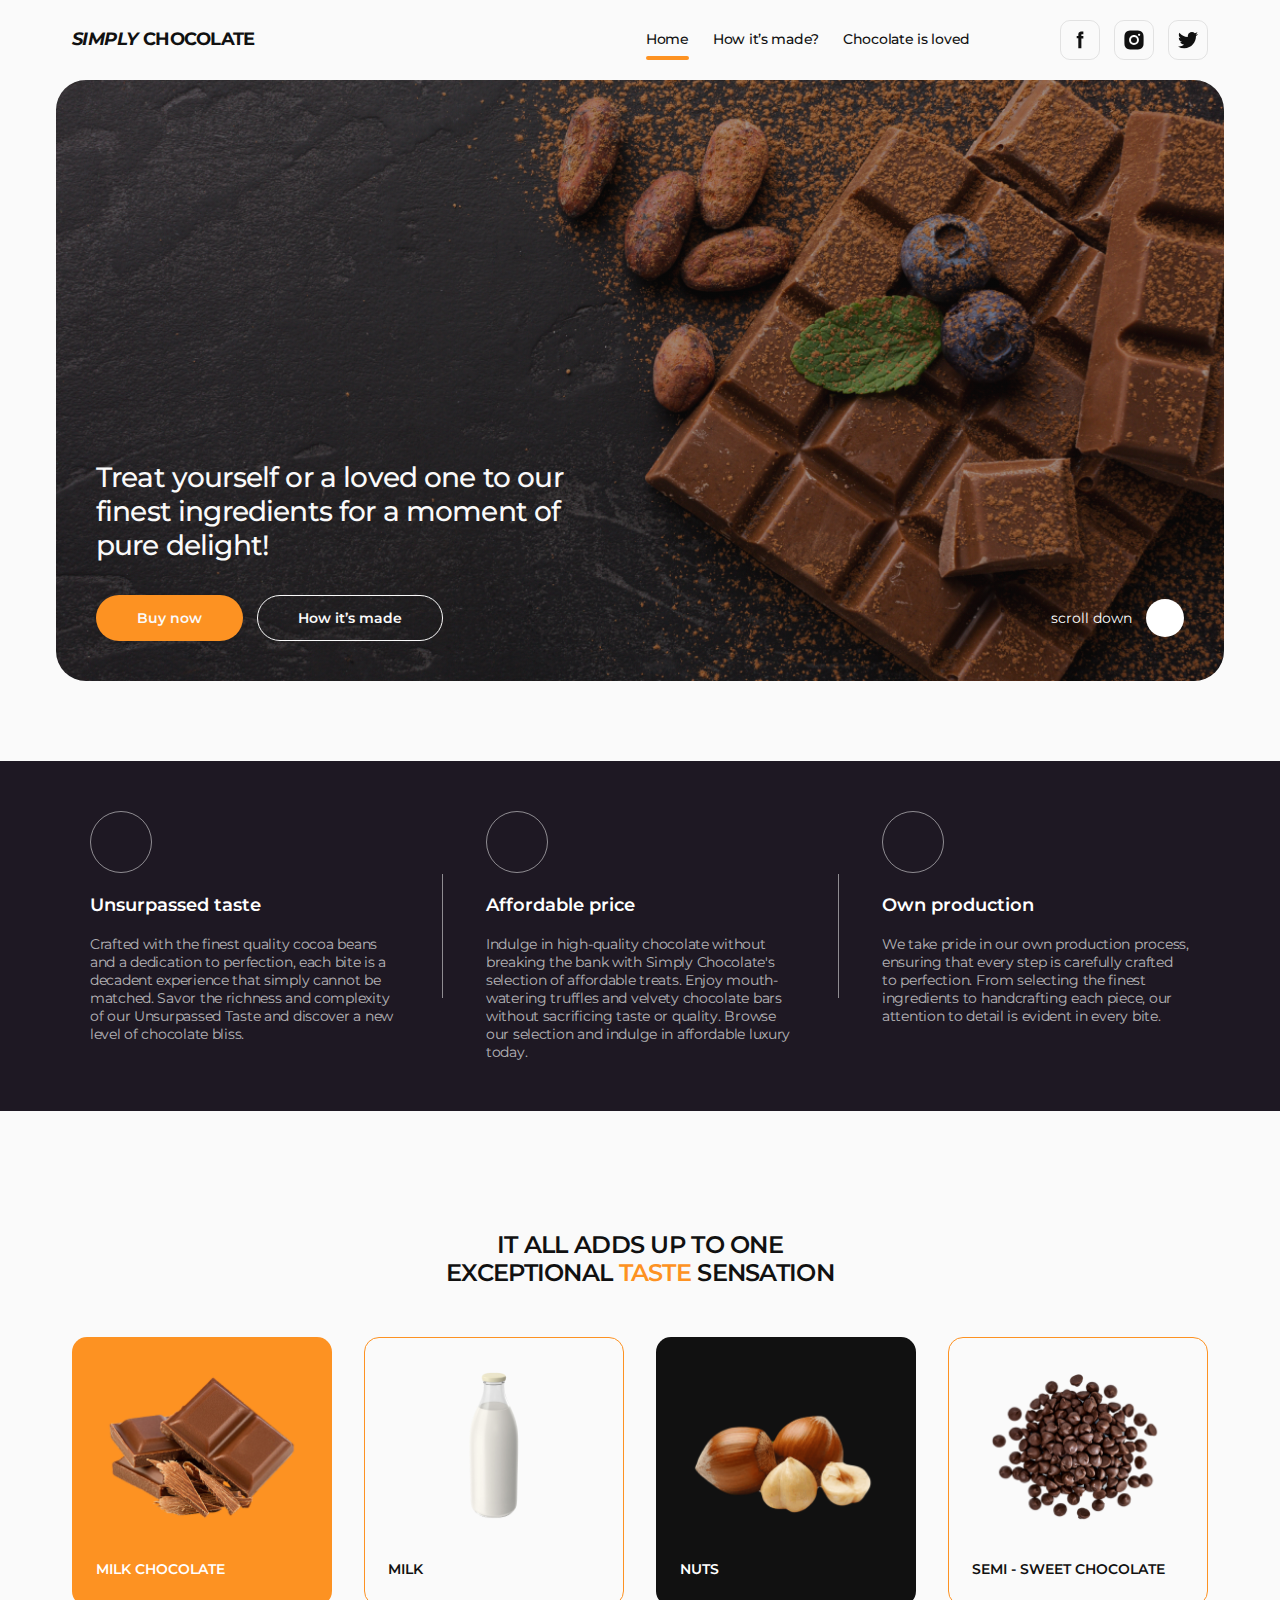
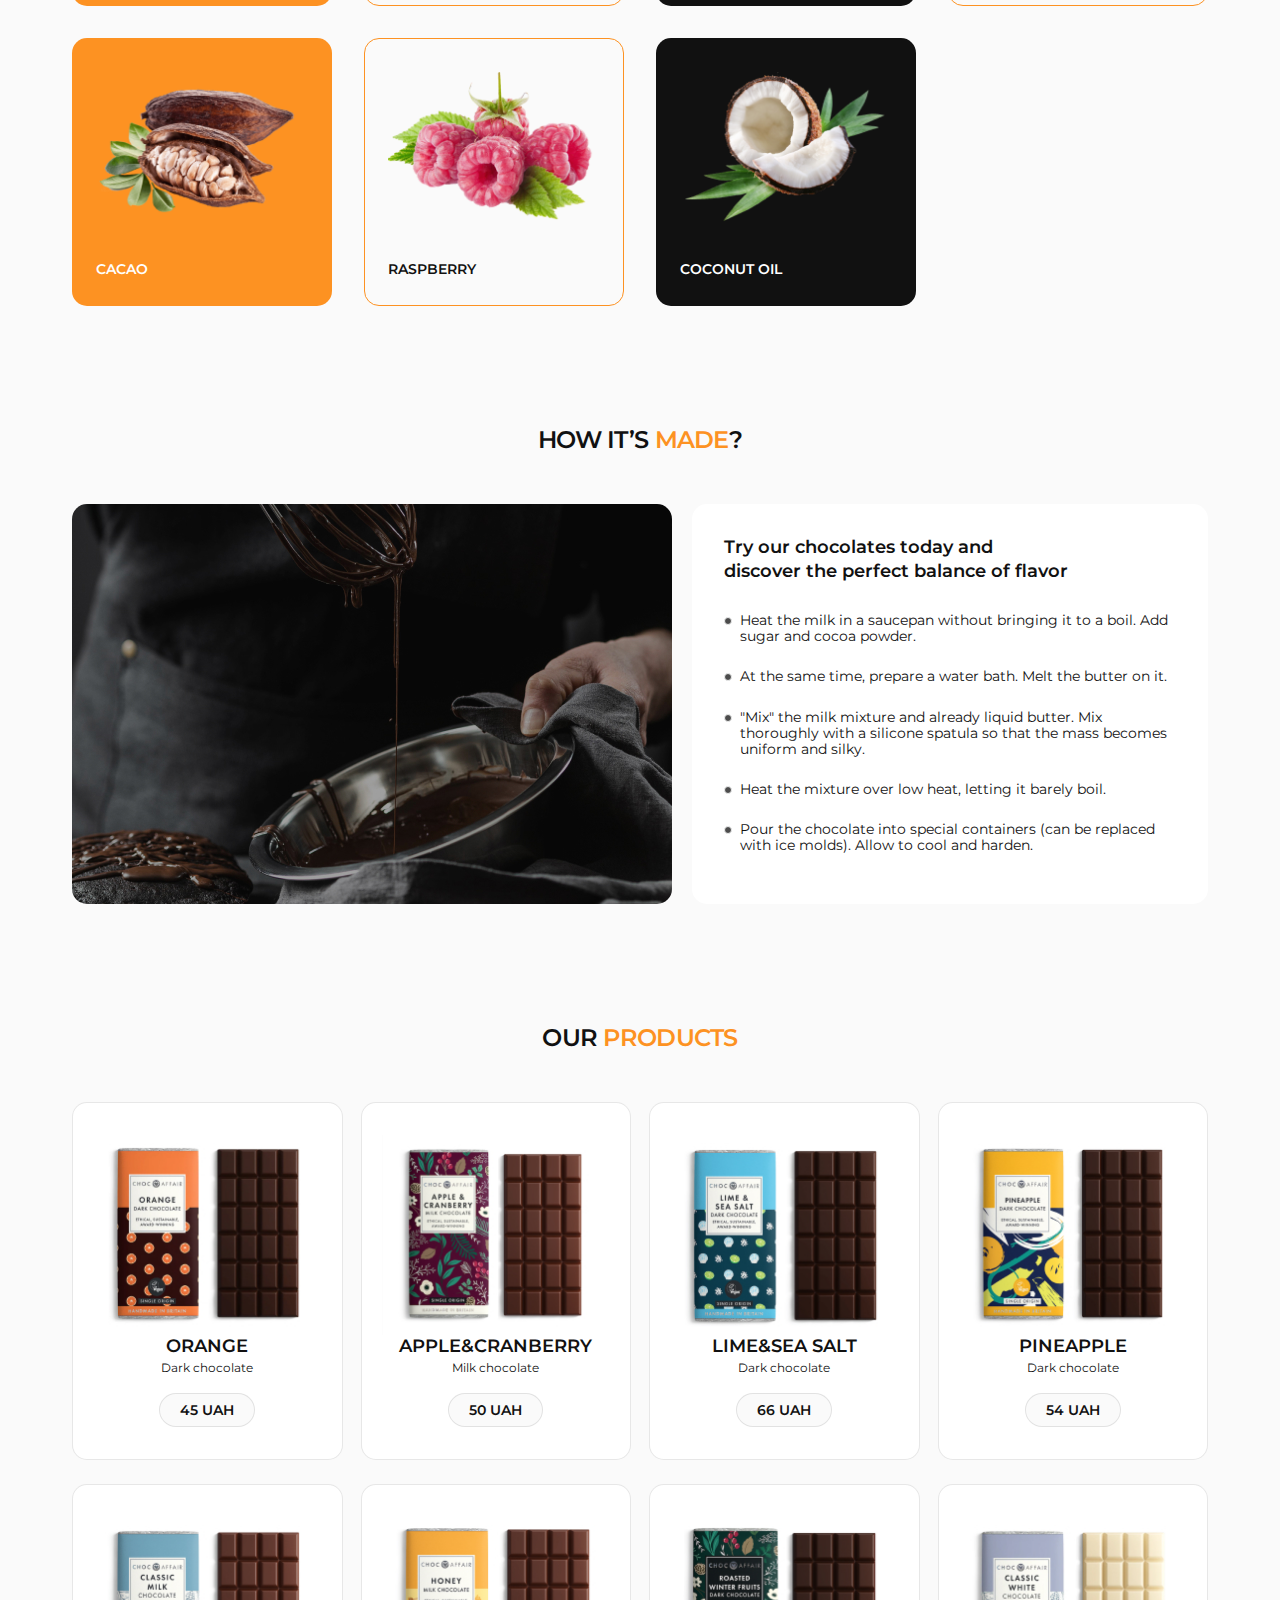
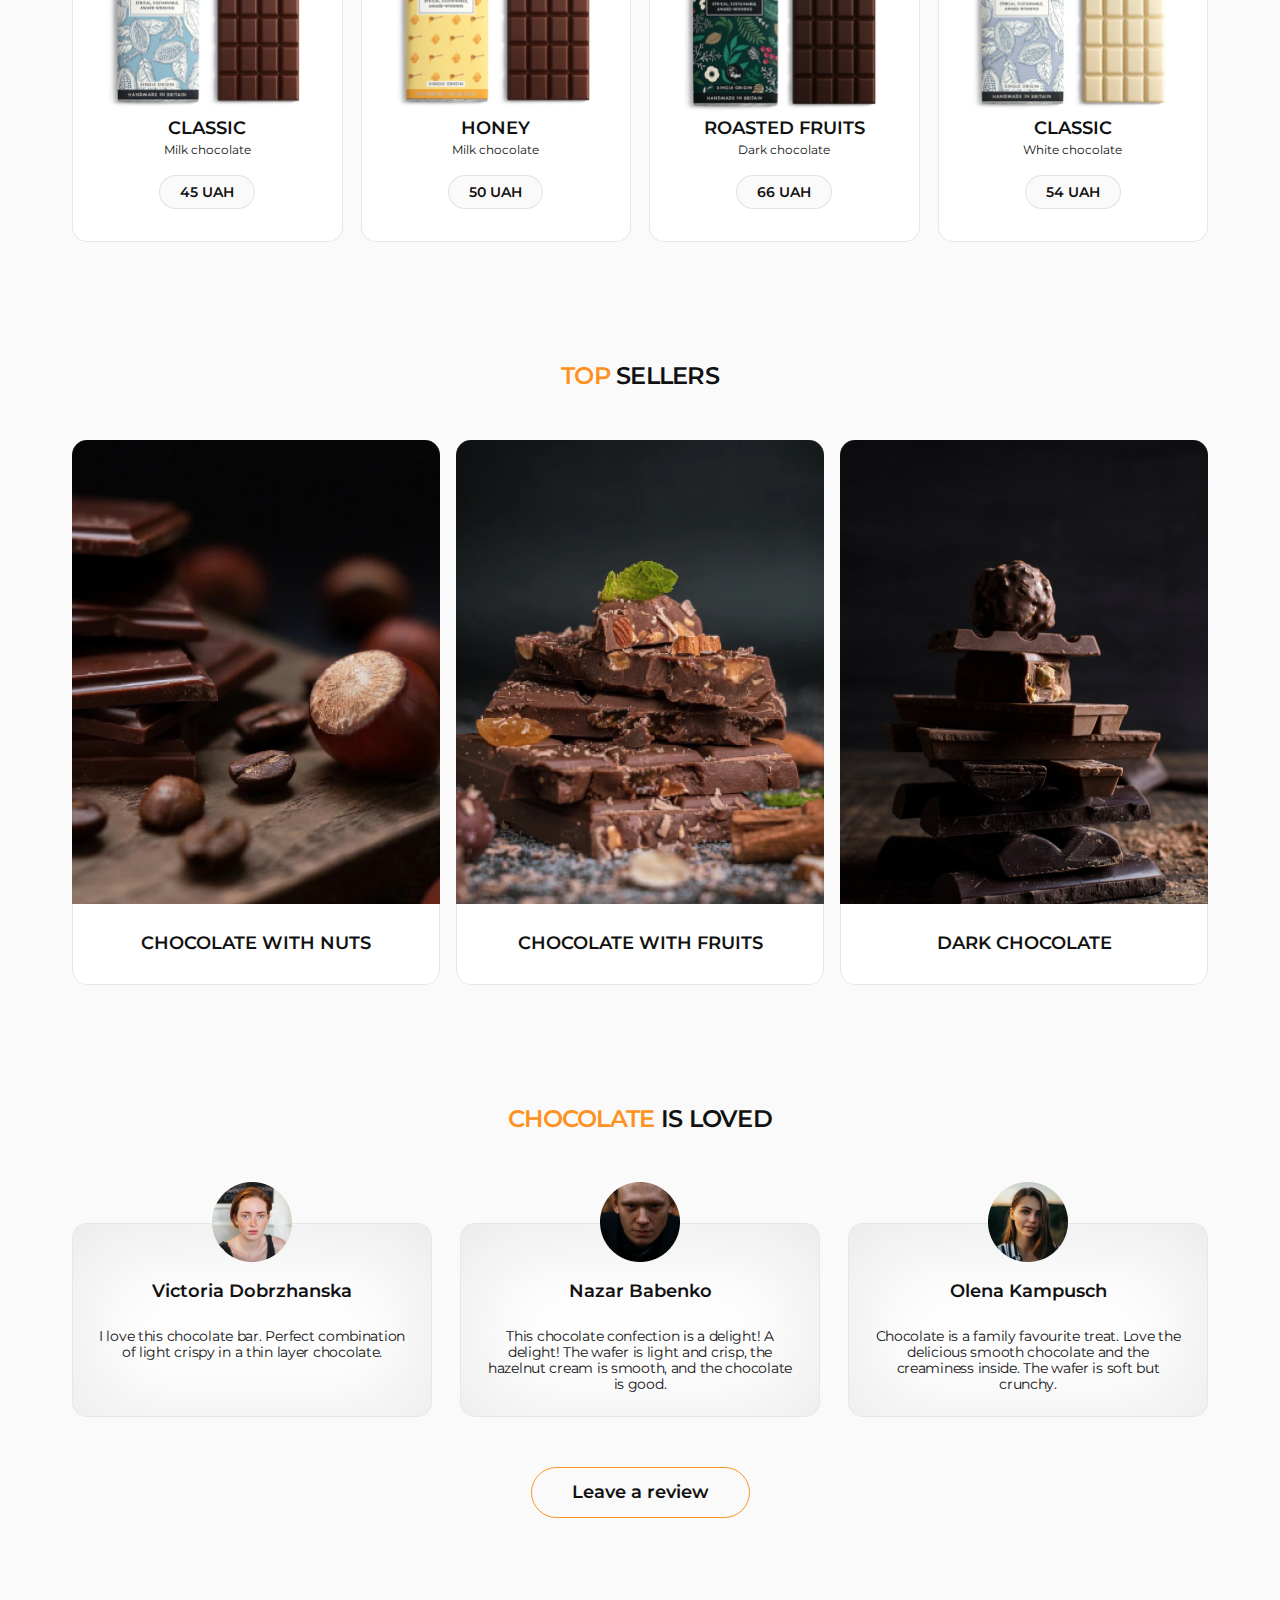
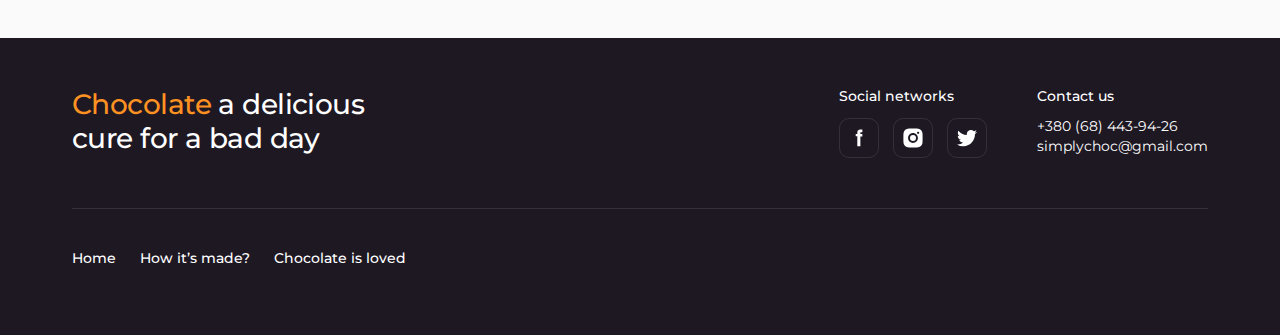
<file: module-04-lesson-02/index.html>
<!DOCTYPE html>
<html lang="en">
  <head>
    <meta charset="UTF-8" />
    <meta name="viewport" content="width=device-width, initial-scale=1.0" />
    <title>MCS-06</title>
    <!-- Favicon -->
    <link rel="shortcut icon" href="images/favicon.svg" type="image/svg+xml" />
    <!-- Fonts -->
    <link rel="preconnect" href="https://fonts.googleapis.com" />
    <link rel="preconnect" href="https://fonts.gstatic.com" crossorigin />
    <link
      href="https://fonts.googleapis.com/css2?family=Montserrat:ital,wght@0,100..900;1,100..900&family=Roboto:wght@400;500;700&display=swap"
      rel="stylesheet"
    />
    <!-- Normalize -->
    <link
      rel="stylesheet"
      href="https://cdn.jsdelivr.net/npm/modern-normalize@3.0.0/modern-normalize.min.css"
    />
    <!-- Custom styles -->
    <link rel="stylesheet" href="./css/styles.css" />
  </head>
  <body>
    <!-- #region Header -->
    <header class="header" id="home">
      <div class="header-container container">
        <nav class="header-nav">
          <a class="header-logo" href="#">
            <span class="header-logo-accent">SIMPLY</span> CHOCOLATE
            <svg class="header-logo-icon" width="24" height="24">
              <use href="./images/icons.svg#logo"></use>
            </svg>
          </a>
          <ul class="header-nav-list">
            <li class="header-nav-item">
              <a class="header-nav-link active" href="#home" id="link-1">
                Home
              </a>
            </li>
            <li class="header-nav-item">
              <a class="header-nav-link" href="#made">How it’s made?</a>
            </li>
            <li class="header-nav-item">
              <a class="header-nav-link" href="#reviews">Chocolate is loved</a>
            </li>
          </ul>
        </nav>
        <ul class="socials header-socials">
          <li class="socials-item">
            <a
              class="socials-link"
              href="https://facebook.com"
              target="_blank"
              rel="noopener noreferrer"
              aria-label="Link to facebook.com"
            >
              <svg class="socials-icon" width="24" height="24">
                <use href="./images/icons.svg#facebook"></use>
              </svg>
            </a>
          </li>
          <li class="socials-item">
            <a
              class="socials-link"
              href="https://instagram.com"
              target="_blank"
              rel="noopener noreferrer"
              aria-label="Link to instagram.com"
            >
              <svg class="socials-icon" width="24" height="24">
                <use href="./images/icons.svg#instagram"></use>
              </svg>
            </a>
          </li>
          <li class="socials-item">
            <a
              class="socials-link"
              href="https://twitter.com"
              target="_blank"
              rel="noopener noreferrer"
              aria-label="Link to twitter.com"
            >
              <svg class="socials-icon" width="24" height="24">
                <use href="./images/icons.svg#twitter"></use>
              </svg>
            </a>
          </li>
        </ul>
      </div>
    </header>
    <!-- #endregion Header -->
    <!-- #region Main -->
    <main>
      <!-- #region Hero -->
      <section class="hero">
        <div class="hero-container container">
          <h1 class="hero-title">
            Treat yourself or a loved one to our finest ingredients for a moment
            of pure delight!
          </h1>
          <div class="hero-wrapper">
            <ul class="hero-list">
              <li class="hero-item">
                <button class="btn btn-accent" type="button">Buy now</button>
              </li>
              <li class="hero-item">
                <button class="btn btn-primary" type="button">
                  How it’s made
                </button>
              </li>
            </ul>

            <a class="hero-link" href="#benefits">
              scroll down

              <span class="hero-icon">
                <svg width="22" height="22">
                  <use href="./images/icons.svg#arrow-down"></use>
                </svg>
              </span>
            </a>
          </div>
        </div>
      </section>
      <!-- #endregion Hero -->
      <!-- #region Benefits -->
      <section class="benefits section" id="benefits">
        <div class="container">
          <h2 class="visually-hidden benefits-title">Our chocolate benefits</h2>
          <ul class="benefits-list">
            <li class="benefits-item">
              <div class="benefits-wrapper">
                <svg class="benefits-icon" width="32" height="32">
                  <use href="./images/icons.svg#chocolate"></use>
                </svg>
              </div>
              <h3 class="benefits-caption">Unsurpassed taste</h3>
              <p class="benefits-desc">
                Crafted with the finest quality cocoa beans and a dedication to
                perfection, each bite is a decadent experience that simply
                cannot be matched. Savor the richness and complexity of our
                Unsurpassed Taste and discover a new level of chocolate bliss.
              </p>
            </li>
            <li class="benefits-item">
              <div class="benefits-wrapper">
                <svg class="benefits-icon" width="32" height="32">
                  <use href="./images/icons.svg#coin"></use>
                </svg>
              </div>
              <h3 class="benefits-caption">Affordable price</h3>
              <p class="benefits-desc">
                Indulge in high-quality chocolate without breaking the bank with
                Simply Chocolate's selection of affordable treats. Enjoy
                mouth-watering truffles and velvety chocolate bars without
                sacrificing taste or quality. Browse our selection and indulge
                in affordable luxury today.
              </p>
            </li>
            <li class="benefits-item">
              <div class="benefits-wrapper">
                <svg class="benefits-icon" width="32" height="32">
                  <use href="./images/icons.svg#spoon"></use>
                </svg>
              </div>
              <h3 class="benefits-caption">Own production</h3>
              <p class="benefits-desc">
                We take pride in our own production process, ensuring that every
                step is carefully crafted to perfection. From selecting the
                finest ingredients to handcrafting each piece, our attention to
                detail is evident in every bite.
              </p>
            </li>
          </ul>
        </div>
      </section>
      <!-- #endregion Benefits -->
      <!-- #region ingredients -->
      <section class="ingredients section">
        <div class="container">
          <h2 class="ingredients-title">
            It all adds up to one exceptional
            <span class="accent">taste</span> sensation
          </h2>
          <ul class="ingredients-list card-set">
            <li class="ingredients-item card-set-item">
              <img
                class="ingredients-ill"
                src="./images/ingredients/img-1.png"
                alt=""
                width="214"
                height="160"
              />
              <h3 class="ingredients-caption">MILK CHOCOLATE</h3>
            </li>
            <li class="ingredients-item card-set-item">
              <img
                class="ingredients-ill"
                src="./images/ingredients/img-2.png"
                alt=""
                width="214"
                height="160"
              />
              <h3 class="ingredients-caption">MILK</h3>
            </li>
            <li class="ingredients-item card-set-item">
              <img
                class="ingredients-ill"
                src="./images/ingredients/img-3.png"
                alt=""
                width="214"
                height="160"
              />
              <h3 class="ingredients-caption">NUTS</h3>
            </li>
            <li class="ingredients-item card-set-item">
              <img
                class="ingredients-ill"
                src="./images/ingredients/img-4.png"
                alt=""
                width="214"
                height="160"
              />
              <h3 class="ingredients-caption">SEMI - SWEET CHOCOLATE</h3>
            </li>
            <li class="ingredients-item card-set-item">
              <img
                class="ingredients-ill"
                src="./images/ingredients/img-5.png"
                alt=""
                width="214"
                height="160"
              />
              <h3 class="ingredients-caption">CACAO</h3>
            </li>
            <li class="ingredients-item card-set-item">
              <img
                class="ingredients-ill"
                src="./images/ingredients/img-6.png"
                alt=""
                width="214"
                height="160"
              />
              <h3 class="ingredients-caption">RASPBERRY</h3>
            </li>
            <li class="ingredients-item card-set-item">
              <img
                class="ingredients-ill"
                src="./images/ingredients/img-7.png"
                alt=""
                width="214"
                height="160"
              />
              <h3 class="ingredients-caption">COCONUT OIL</h3>
            </li>
          </ul>
        </div>
      </section>
      <!-- #endregion ingredients -->
      <!-- #region Made -->
      <section class="made section" id="made">
        <div class="container">
          <h2 class="made-title">How it’s <span class="accent">made</span>?</h2>
          <div class="made-wrapper">
            <div class="made-left">
              <img
                class="made-img"
                src="./images/made/image.jpg"
                alt=""
                width="600"
                height="400"
              />
            </div>
            <div class="made-right">
              <h3 class="made-caption">
                Try our chocolates today and discover the perfect balance of
                flavor
              </h3>
              <ol class="made-list">
                <li class="made-item">
                  Heat the milk in a saucepan without bringing it to a boil. Add
                  sugar and cocoa powder.
                </li>
                <li class="made-item">
                  At the same time, prepare a water bath. Melt the butter on it.
                </li>
                <li class="made-item">
                  "Mix" the milk mixture and already liquid butter. Mix
                  thoroughly with a silicone spatula so that the mass becomes
                  uniform and silky.
                </li>
                <li class="made-item">
                  Heat the mixture over low heat, letting it barely boil.
                </li>
                <li class="made-item">
                  Pour the chocolate into special containers (can be replaced
                  with ice molds). Allow to cool and harden.
                </li>
              </ol>
            </div>
          </div>
        </div>
      </section>
      <!-- #endregion Made -->
      <!-- #region Products -->
      <section class="products section">
        <div class="container">
          <h2 class="products-title">
            Our <span class="accent">products</span>
          </h2>
          <ul class="products-list card-set">
            <li class="products-item card-set-item">
              <img
                class="products-ill"
                src="./images/products/img-1.jpg"
                alt="Dark chocolate with Orange"
                width="230"
                height="201"
              />
              <h3 class="products-name">Orange</h3>
              <p class="products-type">Dark chocolate</p>
              <button class="products-price" type="button">45 UAH</button>
            </li>
            <li class="products-item card-set-item">
              <img
                class="products-ill"
                src="./images/products/img-2.jpg"
                alt="Milk chocolate with Apple & Cranberry"
                width="230"
                height="201"
              />
              <h3 class="products-name">Apple&Cranberry</h3>
              <p class="products-type">Milk chocolate</p>
              <button class="products-price" type="button">50 UAH</button>
            </li>
            <li class="products-item card-set-item">
              <img
                class="products-ill"
                src="./images/products/img-3.jpg"
                alt="Dark chocolate with Lime&Sea salt"
                width="230"
                height="201"
              />
              <h3 class="products-name">Lime&Sea salt</h3>
              <p class="products-type">Dark chocolate</p>
              <button class="products-price" type="button">66 UAH</button>
            </li>
            <li class="products-item card-set-item">
              <img
                class="products-ill"
                src="./images/products/img-4.jpg"
                alt="Dark chocolate with Pineapple"
                width="230"
                height="201"
              />
              <h3 class="products-name">Pineapple</h3>
              <p class="products-type">Dark chocolate</p>
              <button class="products-price" type="button">54 UAH</button>
            </li>
            <li class="products-item card-set-item">
              <img
                class="products-ill"
                src="./images/products/img-5.jpg"
                alt="Milk chocolate Classic"
                width="230"
                height="201"
              />
              <h3 class="products-name">Classic</h3>
              <p class="products-type">Milk chocolate</p>
              <button class="products-price" type="button">45 UAH</button>
            </li>
            <li class="products-item card-set-item">
              <img
                class="products-ill"
                src="./images/products/img-6.jpg"
                alt="Milk chocolate with Honey"
                width="230"
                height="201"
              />
              <h3 class="products-name">Honey</h3>
              <p class="products-type">Milk chocolate</p>
              <button class="products-price" type="button">50 UAH</button>
            </li>
            <li class="products-item card-set-item">
              <img
                class="products-ill"
                src="./images/products/img-7.jpg"
                alt="Dark chocolate with Roasted fruits"
                width="230"
                height="201"
              />
              <h3 class="products-name">Roasted fruits</h3>
              <p class="products-type">Dark chocolate</p>
              <button class="products-price" type="button">66 UAH</button>
            </li>
            <li class="products-item card-set-item">
              <img
                class="products-ill"
                src="./images/products/img-8.jpg"
                alt="White chocolate Classic"
                width="230"
                height="201"
              />
              <h3 class="products-name">Classic</h3>
              <p class="products-type">White chocolate</p>
              <button class="products-price" type="button">54 UAH</button>
            </li>
          </ul>
        </div>
      </section>
      <!-- #endregion Products -->
      <!-- #region Bestsellers -->
      <section class="bestsellers section">
        <div class="container">
          <h2 class="bestsellers-title">
            <span class="accent">Top</span> sellers
          </h2>
          <ul class="bestsellers-list card-set">
            <li class="bestsellers-item card-set-item">
              <div class="bestsellers-wrapper">
                <img
                  class="bestsellers-img"
                  src="./images/bestsellers/img-1.jpg"
                  alt="Chocolate with nuts"
                  width="368"
                  height="464"
                />
                <div class="overlay">
                  <p class="overlay-text">
                    Chocolate with fruit is an unbeatable combination of two of
                    the tastiest things in the world. This dessert combines
                    delicate and aromatic chocolate with fresh and juicy fruits,
                    creating a true poetry of taste.
                  </p>
                </div>
              </div>
              <h3 class="bestsellers-desc">CHOCOLATE WITH NUTS</h3>
            </li>
            <li class="bestsellers-item card-set-item">
              <div class="bestsellers-wrapper">
                <img
                  class="bestsellers-img"
                  src="./images/bestsellers/img-2.jpg"
                  alt="Chocolate with fruits"
                  width="368"
                  height="464"
                />
                <div class="overlay">
                  <p class="overlay-text">
                    Chocolate with fruit is an unbeatable combination of two of
                    the tastiest things in the world. This dessert combines
                    delicate and aromatic chocolate with fresh and juicy fruits,
                    creating a true poetry of taste.
                  </p>
                </div>
              </div>
              <h3 class="bestsellers-desc">CHOCOLATE WITH FRUITS</h3>
            </li>
            <li class="bestsellers-item card-set-item">
              <div class="bestsellers-wrapper">
                <img
                  class="bestsellers-img"
                  src="./images/bestsellers/img-3.jpg"
                  alt="Dark chocolate"
                  width="368"
                  height="464"
                />
                <div class="overlay">
                  <p class="overlay-text">
                    Chocolate with fruit is an unbeatable combination of two of
                    the tastiest things in the world. This dessert combines
                    delicate and aromatic chocolate with fresh and juicy fruits,
                    creating a true poetry of taste.
                  </p>
                </div>
              </div>
              <h3 class="bestsellers-desc">DARK CHOCOLATE</h3>
            </li>
          </ul>
        </div>
      </section>
      <!-- #endregion Bestsellers -->
      <!-- #region Reviews -->
      <section class="reviews section" id="reviews">
        <div class="container">
          <h2 class="reviews-title">
            <span class="accent">Chocolate</span> is loved
          </h2>
          <ul class="reviews-list card-set">
            <li class="reviews-item card-set-item">
              <img
                class="reviews-avatar"
                src="./images/reviews/img-1.png"
                alt="Victoria Dobrzhanska"
                width="80"
                height="80"
              />
              <h3 class="reviews-author">Victoria Dobrzhanska</h3>
              <p class="reviews-text">
                I love this chocolate bar. Perfect combination of light crispy
                in a thin layer chocolate.
              </p>
            </li>
            <li class="reviews-item card-set-item">
              <img
                class="reviews-avatar"
                src="./images/reviews/img-2.png"
                alt="Nazar Babenko"
                width="80"
                height="80"
              />
              <h3 class="reviews-author">Nazar Babenko</h3>
              <p class="reviews-text">
                This chocolate confection is a delight! A delight! The wafer is
                light and crisp, the hazelnut cream is smooth, and the chocolate
                is good.
              </p>
            </li>
            <li class="reviews-item card-set-item">
              <img
                class="reviews-avatar"
                src="./images/reviews/img-3.png"
                alt="Olena Kampusch"
                width="80"
                height="80"
              />
              <h3 class="reviews-author">Olena Kampusch</h3>
              <p class="reviews-text">
                Chocolate is a family favourite treat. Love the delicious smooth
                chocolate and the creaminess inside. The wafer is soft but
                crunchy.
              </p>
            </li>
          </ul>
          <button class="btn btn-secondary reviews-btn" type="button">
            Leave a review
          </button>
        </div>
      </section>
      <!-- #endregion Reviews -->
    </main>
    <!-- #endregion Main -->
    <!-- #region Footer -->
    <footer class="footer">
      <div class="container">
        <div class="footer-top">
          <p class="footer-slogan">
            <span class="accent">Chocolate</span> a delicious cure for a bad day
          </p>
          <div class="footer-wrapper">
            <p class="footer-caption">Social networks</p>
            <ul class="socials footer-socials">
              <li class="socials-item">
                <a
                  class="socials-link"
                  href="https://facebook.com"
                  target="_blank"
                  rel="noopener noreferrer"
                  aria-label="Link to facebook.com"
                >
                  <svg class="socials-icon" width="24" height="24">
                    <use href="./images/icons.svg#facebook"></use>
                  </svg>
                </a>
              </li>
              <li class="socials-item">
                <a
                  class="socials-link"
                  href="https://instagram.com"
                  target="_blank"
                  rel="noopener noreferrer"
                  aria-label="Link to instagram.com"
                >
                  <svg class="socials-icon" width="24" height="24">
                    <use href="./images/icons.svg#instagram"></use>
                  </svg>
                </a>
              </li>
              <li class="socials-item">
                <a
                  class="socials-link"
                  href="https://twitter.com"
                  target="_blank"
                  rel="noopener noreferrer"
                  aria-label="Link to twitter.com"
                >
                  <svg class="socials-icon" width="24" height="24">
                    <use href="./images/icons.svg#twitter"></use>
                  </svg>
                </a>
              </li>
            </ul>
          </div>
          <address class="address footer-address">
            <p class="footer-caption">Contact us</p>
            <ul class="address-list">
              <li class="address-item">
                <a class="address-link" href="tel:+380684439426">
                  +380 (68) 443-94-26
                </a>
              </li>
              <li class="address-item">
                <a class="address-link" href="mailto:simplychoc@gmail.com">
                  simplychoc@gmail.com
                </a>
              </li>
            </ul>
          </address>
        </div>

        <div class="footer-bottom">
          <ul class="footer-nav">
            <li class="footer-nav-item">
              <a class="footer-nav-link" href="#home">Home</a>
            </li>
            <li class="footer-nav-item">
              <a class="footer-nav-link" href="#made">How it’s made?</a>
            </li>
            <li class="footer-nav-item">
              <a class="footer-nav-link" href="#reviews">Chocolate is loved</a>
            </li>
          </ul>
        </div>
      </div>
    </footer>
    <!-- #endregion Footer -->
  </body>
</html>
</file>
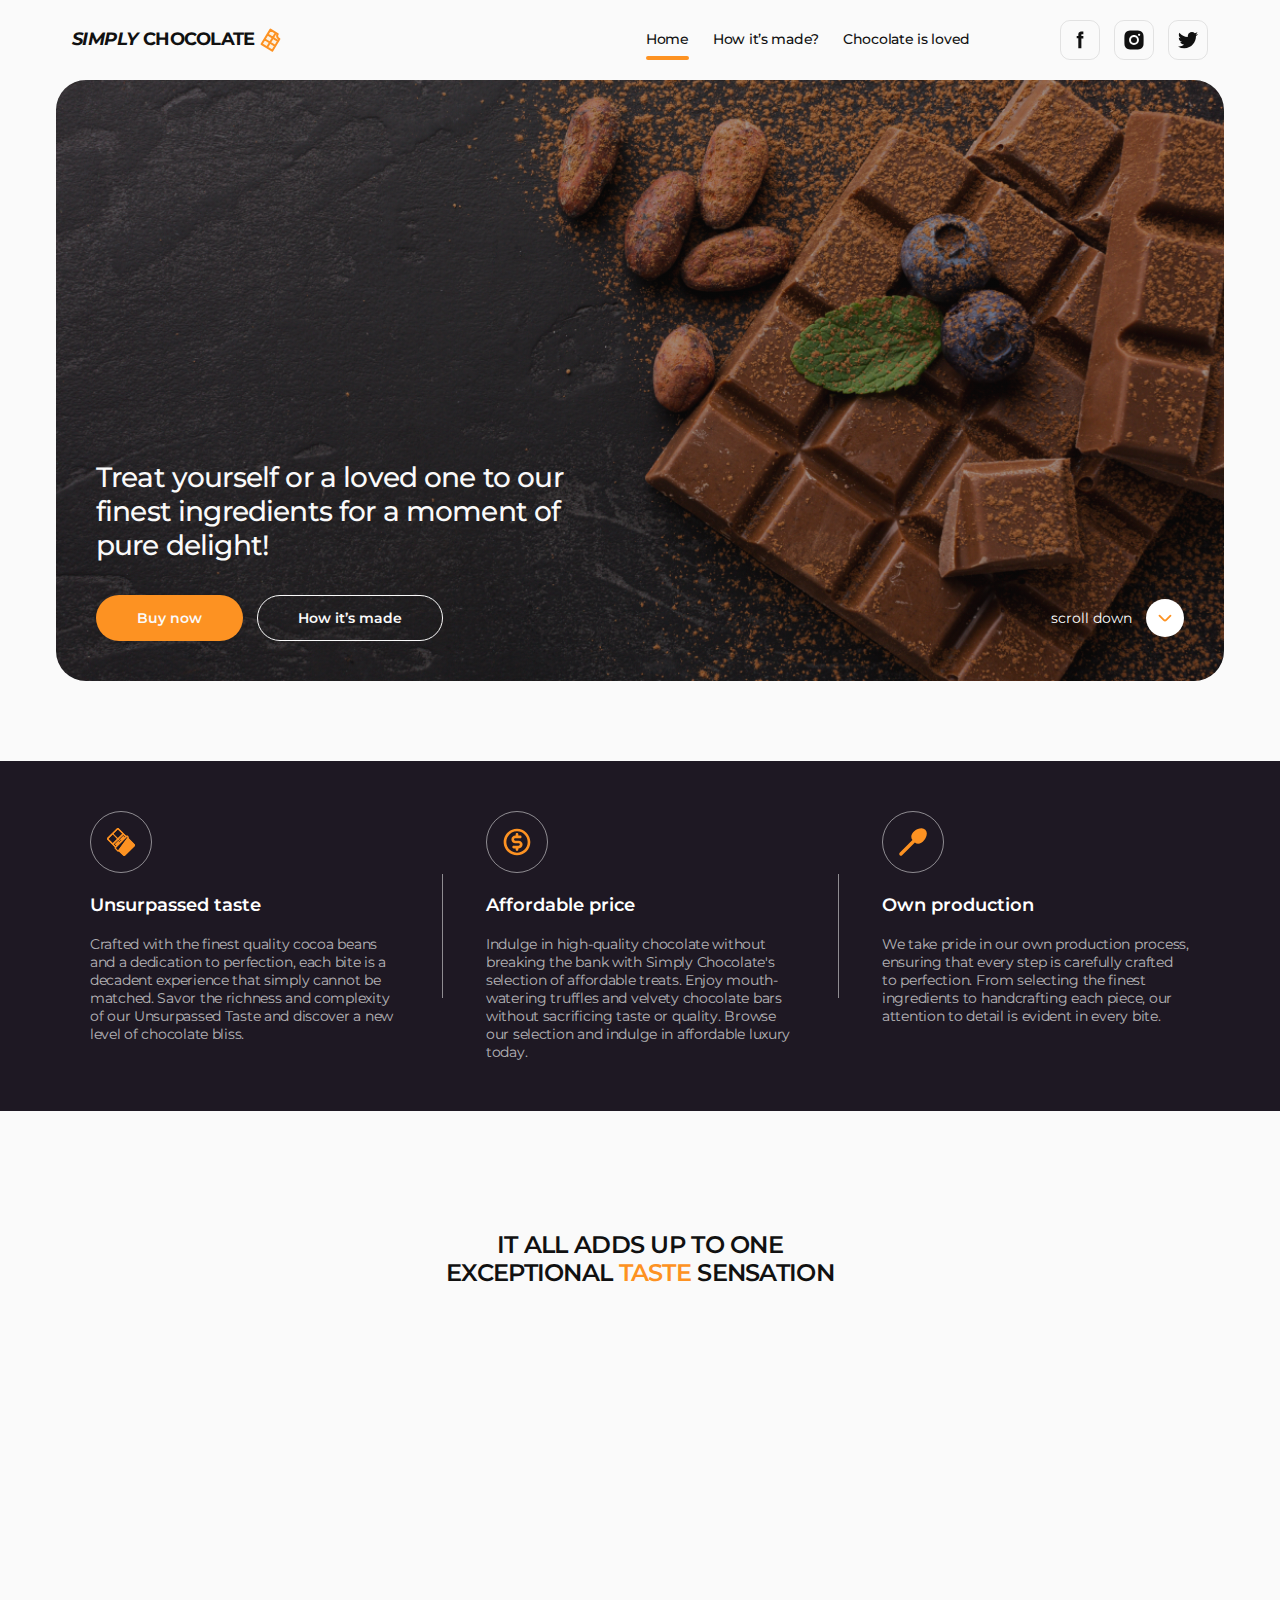
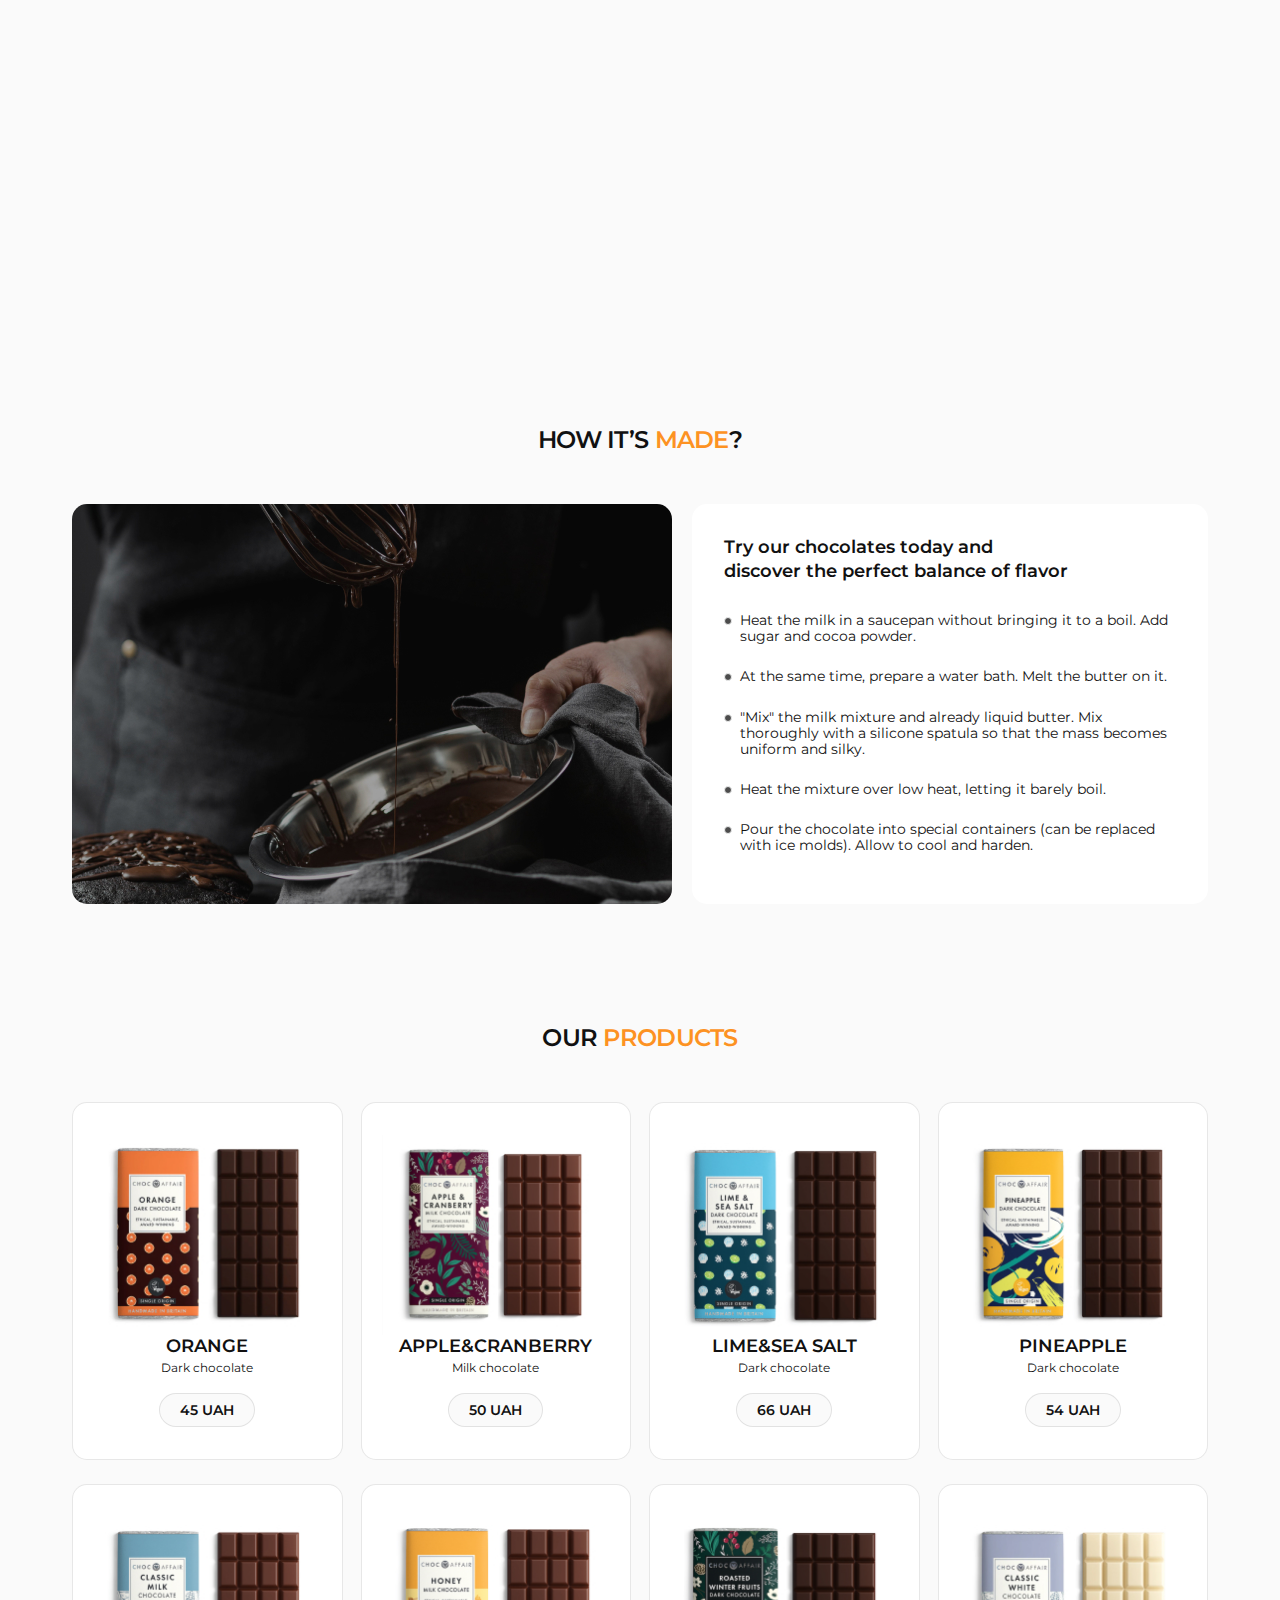
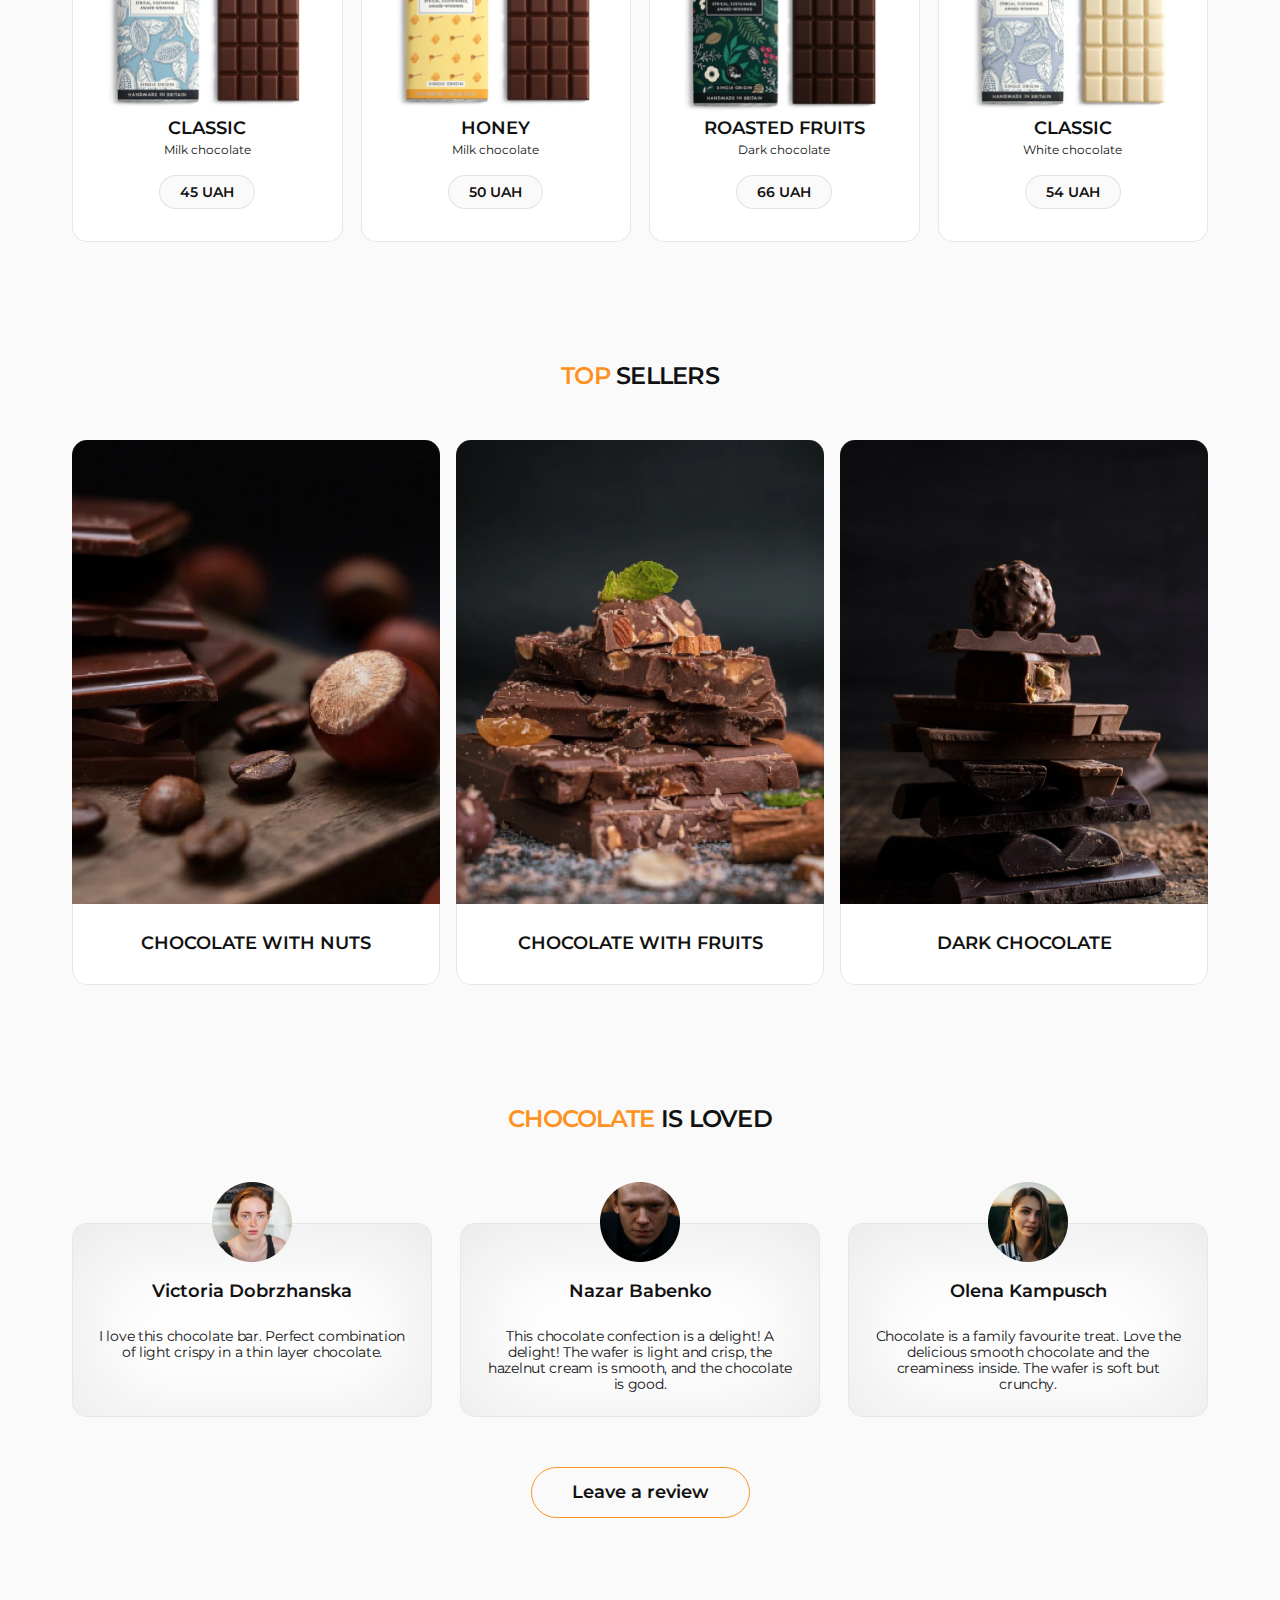
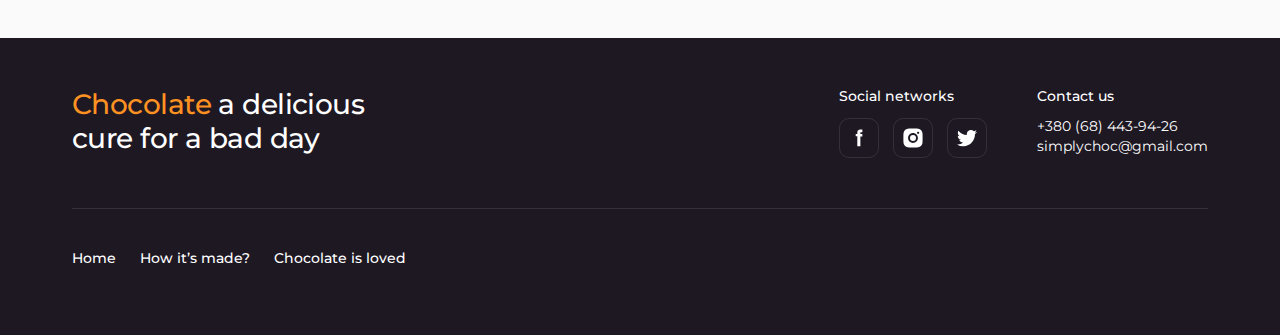
<file: module-05-lesson-01/index.html>
<!DOCTYPE html>
<html lang="en">
  <head>
    <meta charset="UTF-8" />
    <meta name="viewport" content="width=device-width, initial-scale=1.0" />
    <title>MCS-06</title>
    <!-- Favicon -->
    <link rel="shortcut icon" href="images/favicon.svg" type="image/svg+xml" />
    <!-- Fonts -->
    <link rel="preconnect" href="https://fonts.googleapis.com" />
    <link rel="preconnect" href="https://fonts.gstatic.com" crossorigin />
    <link
      href="https://fonts.googleapis.com/css2?family=Montserrat:ital,wght@0,100..900;1,100..900&family=Roboto:wght@400;500;700&display=swap"
      rel="stylesheet"
    />
    <!-- Normalize -->
    <link
      rel="stylesheet"
      href="https://cdn.jsdelivr.net/npm/modern-normalize@3.0.0/modern-normalize.min.css"
    />
    <!-- AOS animation -->
    <link href="https://unpkg.com/aos@2.3.1/dist/aos.css" rel="stylesheet" />
    <!-- Custom styles -->
    <link rel="stylesheet" href="./css/styles.css" />
  </head>
  <body>
    <!-- #region Header -->
    <header class="header" id="home">
      <div class="header-container container">
        <nav class="header-nav">
          <a class="header-logo" href="#">
            <span class="header-logo-accent">SIMPLY</span> CHOCOLATE
            <svg class="header-logo-icon" width="24" height="24">
              <use href="./images/icons.svg#logo"></use>
            </svg>
          </a>
          <ul class="header-nav-list">
            <li class="header-nav-item">
              <a class="header-nav-link active" href="#home" id="link-1">
                Home
              </a>
            </li>
            <li class="header-nav-item">
              <a class="header-nav-link" href="#made">How it’s made?</a>
            </li>
            <li class="header-nav-item">
              <a class="header-nav-link" href="#reviews">Chocolate is loved</a>
            </li>
          </ul>
        </nav>
        <ul class="socials header-socials">
          <li class="socials-item">
            <a
              class="socials-link"
              href="https://facebook.com"
              target="_blank"
              rel="noopener noreferrer"
              aria-label="Link to facebook.com"
            >
              <svg class="socials-icon" width="24" height="24">
                <use href="./images/icons.svg#facebook"></use>
              </svg>
            </a>
          </li>
          <li class="socials-item">
            <a
              class="socials-link"
              href="https://instagram.com"
              target="_blank"
              rel="noopener noreferrer"
              aria-label="Link to instagram.com"
            >
              <svg class="socials-icon" width="24" height="24">
                <use href="./images/icons.svg#instagram"></use>
              </svg>
            </a>
          </li>
          <li class="socials-item">
            <a
              class="socials-link"
              href="https://twitter.com"
              target="_blank"
              rel="noopener noreferrer"
              aria-label="Link to twitter.com"
            >
              <svg class="socials-icon" width="24" height="24">
                <use href="./images/icons.svg#twitter"></use>
              </svg>
            </a>
          </li>
        </ul>
      </div>
    </header>
    <!-- #endregion Header -->
    <!-- #region Main -->
    <main>
      <!-- #region Hero -->
      <section class="hero">
        <div class="hero-container container">
          <h1 class="hero-title">
            Treat yourself or a loved one to our finest ingredients for a moment
            of pure delight!
          </h1>
          <div class="hero-wrapper">
            <ul class="hero-list">
              <li class="hero-item">
                <button
                  class="btn btn-accent hero-btn"
                  type="button"
                  style="--i: 1.14"
                >
                  Buy now
                </button>
              </li>
              <li class="hero-item">
                <button
                  class="btn btn-primary hero-btn"
                  type="button"
                  style="--i: 1"
                >
                  How it’s made
                </button>
              </li>
            </ul>

            <a class="hero-link" href="#benefits">
              scroll down

              <span class="hero-icon">
                <svg width="22" height="22">
                  <use href="./images/icons.svg#arrow-down"></use>
                </svg>
              </span>
            </a>
          </div>
        </div>
      </section>
      <!-- #endregion Hero -->
      <!-- #region Benefits -->
      <section class="benefits section" id="benefits">
        <div class="container">
          <h2 class="visually-hidden benefits-title">Our chocolate benefits</h2>
          <ul class="benefits-list">
            <li class="benefits-item">
              <div class="benefits-wrapper">
                <svg class="benefits-icon" width="32" height="32">
                  <use href="./images/icons.svg#chocolate"></use>
                </svg>
              </div>
              <h3 class="benefits-caption">Unsurpassed taste</h3>
              <p class="benefits-desc">
                Crafted with the finest quality cocoa beans and a dedication to
                perfection, each bite is a decadent experience that simply
                cannot be matched. Savor the richness and complexity of our
                Unsurpassed Taste and discover a new level of chocolate bliss.
              </p>
            </li>
            <li class="benefits-item">
              <div class="benefits-wrapper">
                <svg class="benefits-icon" width="32" height="32">
                  <use href="./images/icons.svg#coin"></use>
                </svg>
              </div>
              <h3 class="benefits-caption">Affordable price</h3>
              <p class="benefits-desc">
                Indulge in high-quality chocolate without breaking the bank with
                Simply Chocolate's selection of affordable treats. Enjoy
                mouth-watering truffles and velvety chocolate bars without
                sacrificing taste or quality. Browse our selection and indulge
                in affordable luxury today.
              </p>
            </li>
            <li class="benefits-item">
              <div class="benefits-wrapper">
                <svg class="benefits-icon" width="32" height="32">
                  <use href="./images/icons.svg#spoon"></use>
                </svg>
              </div>
              <h3 class="benefits-caption">Own production</h3>
              <p class="benefits-desc">
                We take pride in our own production process, ensuring that every
                step is carefully crafted to perfection. From selecting the
                finest ingredients to handcrafting each piece, our attention to
                detail is evident in every bite.
              </p>
            </li>
          </ul>
        </div>
      </section>
      <!-- #endregion Benefits -->
      <!-- #region ingredients -->
      <section class="ingredients section">
        <div class="container">
          <h2 class="ingredients-title">
            It all adds up to one exceptional
            <span class="accent">taste</span> sensation
          </h2>
          <ul class="ingredients-list card-set">
            <li
              class="ingredients-item card-set-item"
              data-aos="fade-right"
              data-aos-delay="150"
            >
              <img
                class="ingredients-ill"
                src="./images/ingredients/img-1.png"
                alt=""
                width="214"
                height="160"
              />
              <h3 class="ingredients-caption">MILK CHOCOLATE</h3>
            </li>
            <li
              class="ingredients-item card-set-item"
              data-aos="fade-right"
              data-aos-delay="300"
            >
              <img
                class="ingredients-ill"
                src="./images/ingredients/img-2.png"
                alt=""
                width="214"
                height="160"
              />
              <h3 class="ingredients-caption">MILK</h3>
            </li>
            <li
              class="ingredients-item card-set-item"
              data-aos="fade-right"
              data-aos-delay="450"
            >
              <img
                class="ingredients-ill"
                src="./images/ingredients/img-3.png"
                alt=""
                width="214"
                height="160"
              />
              <h3 class="ingredients-caption">NUTS</h3>
            </li>
            <li
              class="ingredients-item card-set-item"
              data-aos="fade-right"
              data-aos-delay="600"
            >
              <img
                class="ingredients-ill"
                src="./images/ingredients/img-4.png"
                alt=""
                width="214"
                height="160"
              />
              <h3 class="ingredients-caption">SEMI - SWEET CHOCOLATE</h3>
            </li>
            <li
              class="ingredients-item card-set-item"
              data-aos="fade-right"
              data-aos-delay="750"
            >
              <img
                class="ingredients-ill"
                src="./images/ingredients/img-5.png"
                alt=""
                width="214"
                height="160"
              />
              <h3 class="ingredients-caption">CACAO</h3>
            </li>
            <li
              class="ingredients-item card-set-item"
              data-aos="fade-right"
              data-aos-delay="900"
            >
              <img
                class="ingredients-ill"
                src="./images/ingredients/img-6.png"
                alt=""
                width="214"
                height="160"
              />
              <h3 class="ingredients-caption">RASPBERRY</h3>
            </li>
            <li
              class="ingredients-item card-set-item"
              data-aos="fade-right"
              data-aos-delay="1050"
            >
              <img
                class="ingredients-ill"
                src="./images/ingredients/img-7.png"
                alt=""
                width="214"
                height="160"
              />
              <h3 class="ingredients-caption">COCONUT OIL</h3>
            </li>
          </ul>
        </div>
      </section>
      <!-- #endregion ingredients -->
      <!-- #region Made -->
      <section class="made section" id="made">
        <div class="container">
          <h2 class="made-title">How it’s <span class="accent">made</span>?</h2>
          <div class="made-wrapper">
            <div class="made-left">
              <img
                class="made-img"
                src="./images/made/image.jpg"
                alt=""
                width="600"
                height="400"
              />
            </div>
            <div class="made-right">
              <h3 class="made-caption">
                Try our chocolates today and discover the perfect balance of
                flavor
              </h3>
              <ol class="made-list">
                <li class="made-item">
                  Heat the milk in a saucepan without bringing it to a boil. Add
                  sugar and cocoa powder.
                </li>
                <li class="made-item">
                  At the same time, prepare a water bath. Melt the butter on it.
                </li>
                <li class="made-item">
                  "Mix" the milk mixture and already liquid butter. Mix
                  thoroughly with a silicone spatula so that the mass becomes
                  uniform and silky.
                </li>
                <li class="made-item">
                  Heat the mixture over low heat, letting it barely boil.
                </li>
                <li class="made-item">
                  Pour the chocolate into special containers (can be replaced
                  with ice molds). Allow to cool and harden.
                </li>
              </ol>
            </div>
          </div>
        </div>
      </section>
      <!-- #endregion Made -->
      <!-- #region Products -->
      <section class="products section">
        <div class="container">
          <h2 class="products-title">
            Our <span class="accent">products</span>
          </h2>
          <ul class="products-list card-set">
            <li class="products-item card-set-item">
              <img
                class="products-ill"
                src="./images/products/img-1.jpg"
                alt="Dark chocolate with Orange"
                width="230"
                height="201"
              />
              <h3 class="products-name">Orange</h3>
              <p class="products-type">Dark chocolate</p>
              <button class="products-price" type="button">45 UAH</button>
            </li>
            <li class="products-item card-set-item">
              <img
                class="products-ill"
                src="./images/products/img-2.jpg"
                alt="Milk chocolate with Apple & Cranberry"
                width="230"
                height="201"
              />
              <h3 class="products-name">Apple&Cranberry</h3>
              <p class="products-type">Milk chocolate</p>
              <button class="products-price" type="button">50 UAH</button>
            </li>
            <li class="products-item card-set-item">
              <img
                class="products-ill"
                src="./images/products/img-3.jpg"
                alt="Dark chocolate with Lime&Sea salt"
                width="230"
                height="201"
              />
              <h3 class="products-name">Lime&Sea salt</h3>
              <p class="products-type">Dark chocolate</p>
              <button class="products-price" type="button">66 UAH</button>
            </li>
            <li class="products-item card-set-item">
              <img
                class="products-ill"
                src="./images/products/img-4.jpg"
                alt="Dark chocolate with Pineapple"
                width="230"
                height="201"
              />
              <h3 class="products-name">Pineapple</h3>
              <p class="products-type">Dark chocolate</p>
              <button class="products-price" type="button">54 UAH</button>
            </li>
            <li class="products-item card-set-item">
              <img
                class="products-ill"
                src="./images/products/img-5.jpg"
                alt="Milk chocolate Classic"
                width="230"
                height="201"
              />
              <h3 class="products-name">Classic</h3>
              <p class="products-type">Milk chocolate</p>
              <button class="products-price" type="button">45 UAH</button>
            </li>
            <li class="products-item card-set-item">
              <img
                class="products-ill"
                src="./images/products/img-6.jpg"
                alt="Milk chocolate with Honey"
                width="230"
                height="201"
              />
              <h3 class="products-name">Honey</h3>
              <p class="products-type">Milk chocolate</p>
              <button class="products-price" type="button">50 UAH</button>
            </li>
            <li class="products-item card-set-item">
              <img
                class="products-ill"
                src="./images/products/img-7.jpg"
                alt="Dark chocolate with Roasted fruits"
                width="230"
                height="201"
              />
              <h3 class="products-name">Roasted fruits</h3>
              <p class="products-type">Dark chocolate</p>
              <button class="products-price" type="button">66 UAH</button>
            </li>
            <li class="products-item card-set-item">
              <img
                class="products-ill"
                src="./images/products/img-8.jpg"
                alt="White chocolate Classic"
                width="230"
                height="201"
              />
              <h3 class="products-name">Classic</h3>
              <p class="products-type">White chocolate</p>
              <button class="products-price" type="button">54 UAH</button>
            </li>
          </ul>
        </div>
      </section>
      <!-- #endregion Products -->
      <!-- #region Bestsellers -->
      <section class="bestsellers section">
        <div class="container">
          <h2 class="bestsellers-title">
            <span class="accent">Top</span> sellers
          </h2>
          <ul class="bestsellers-list card-set">
            <li class="bestsellers-item card-set-item">
              <div class="bestsellers-wrapper">
                <img
                  class="bestsellers-img"
                  src="./images/bestsellers/img-1.jpg"
                  alt="Chocolate with nuts"
                  width="368"
                  height="464"
                />
                <div class="overlay">
                  <p class="overlay-text">
                    Chocolate with fruit is an unbeatable combination of two of
                    the tastiest things in the world. This dessert combines
                    delicate and aromatic chocolate with fresh and juicy fruits,
                    creating a true poetry of taste.
                  </p>
                </div>
              </div>
              <h3 class="bestsellers-desc">CHOCOLATE WITH NUTS</h3>
            </li>
            <li class="bestsellers-item card-set-item">
              <div class="bestsellers-wrapper">
                <img
                  class="bestsellers-img"
                  src="./images/bestsellers/img-2.jpg"
                  alt="Chocolate with fruits"
                  width="368"
                  height="464"
                />
                <div class="overlay">
                  <p class="overlay-text">
                    Chocolate with fruit is an unbeatable combination of two of
                    the tastiest things in the world. This dessert combines
                    delicate and aromatic chocolate with fresh and juicy fruits,
                    creating a true poetry of taste.
                  </p>
                </div>
              </div>
              <h3 class="bestsellers-desc">CHOCOLATE WITH FRUITS</h3>
            </li>
            <li class="bestsellers-item card-set-item">
              <div class="bestsellers-wrapper">
                <img
                  class="bestsellers-img"
                  src="./images/bestsellers/img-3.jpg"
                  alt="Dark chocolate"
                  width="368"
                  height="464"
                />
                <div class="overlay">
                  <p class="overlay-text">
                    Chocolate with fruit is an unbeatable combination of two of
                    the tastiest things in the world. This dessert combines
                    delicate and aromatic chocolate with fresh and juicy fruits,
                    creating a true poetry of taste.
                  </p>
                </div>
              </div>
              <h3 class="bestsellers-desc">DARK CHOCOLATE</h3>
            </li>
          </ul>
        </div>
      </section>
      <!-- #endregion Bestsellers -->
      <!-- #region Reviews -->
      <section class="reviews section" id="reviews">
        <div class="container">
          <h2 class="reviews-title">
            <span class="accent">Chocolate</span> is loved
          </h2>
          <ul class="reviews-list card-set">
            <li class="reviews-item card-set-item">
              <img
                class="reviews-avatar"
                src="./images/reviews/img-1.png"
                alt="Victoria Dobrzhanska"
                width="80"
                height="80"
              />
              <h3 class="reviews-author">Victoria Dobrzhanska</h3>
              <p class="reviews-text">
                I love this chocolate bar. Perfect combination of light crispy
                in a thin layer chocolate.
              </p>
            </li>
            <li class="reviews-item card-set-item">
              <img
                class="reviews-avatar"
                src="./images/reviews/img-2.png"
                alt="Nazar Babenko"
                width="80"
                height="80"
              />
              <h3 class="reviews-author">Nazar Babenko</h3>
              <p class="reviews-text">
                This chocolate confection is a delight! A delight! The wafer is
                light and crisp, the hazelnut cream is smooth, and the chocolate
                is good.
              </p>
            </li>
            <li class="reviews-item card-set-item">
              <img
                class="reviews-avatar"
                src="./images/reviews/img-3.png"
                alt="Olena Kampusch"
                width="80"
                height="80"
              />
              <h3 class="reviews-author">Olena Kampusch</h3>
              <p class="reviews-text">
                Chocolate is a family favourite treat. Love the delicious smooth
                chocolate and the creaminess inside. The wafer is soft but
                crunchy.
              </p>
            </li>
          </ul>
          <button
            class="btn btn-secondary reviews-btn js-open-modal"
            type="button"
          >
            Leave a review
          </button>
        </div>
      </section>
      <!-- #endregion Reviews -->
    </main>
    <!-- #endregion Main -->
    <!-- #region Footer -->
    <footer class="footer">
      <div class="container">
        <div class="footer-top">
          <p class="footer-slogan">
            <span class="accent">Chocolate</span> a delicious cure for a bad day
          </p>
          <div class="footer-wrapper">
            <p class="footer-caption">Social networks</p>
            <ul class="socials footer-socials">
              <li class="socials-item">
                <a
                  class="socials-link"
                  href="https://facebook.com"
                  target="_blank"
                  rel="noopener noreferrer"
                  aria-label="Link to facebook.com"
                >
                  <svg class="socials-icon" width="24" height="24">
                    <use href="./images/icons.svg#facebook"></use>
                  </svg>
                </a>
              </li>
              <li class="socials-item">
                <a
                  class="socials-link"
                  href="https://instagram.com"
                  target="_blank"
                  rel="noopener noreferrer"
                  aria-label="Link to instagram.com"
                >
                  <svg class="socials-icon" width="24" height="24">
                    <use href="./images/icons.svg#instagram"></use>
                  </svg>
                </a>
              </li>
              <li class="socials-item">
                <a
                  class="socials-link"
                  href="https://twitter.com"
                  target="_blank"
                  rel="noopener noreferrer"
                  aria-label="Link to twitter.com"
                >
                  <svg class="socials-icon" width="24" height="24">
                    <use href="./images/icons.svg#twitter"></use>
                  </svg>
                </a>
              </li>
            </ul>
          </div>
          <address class="address footer-address">
            <p class="footer-caption">Contact us</p>
            <ul class="address-list">
              <li class="address-item">
                <a class="address-link" href="tel:+380684439426">
                  +380 (68) 443-94-26
                </a>
              </li>
              <li class="address-item">
                <a class="address-link" href="mailto:simplychoc@gmail.com">
                  simplychoc@gmail.com
                </a>
              </li>
            </ul>
          </address>
        </div>

        <div class="footer-bottom">
          <ul class="footer-nav">
            <li class="footer-nav-item">
              <a class="footer-nav-link" href="#home">Home</a>
            </li>
            <li class="footer-nav-item">
              <a class="footer-nav-link" href="#made">How it’s made?</a>
            </li>
            <li class="footer-nav-item">
              <a class="footer-nav-link" href="#reviews">Chocolate is loved</a>
            </li>
          </ul>
        </div>
      </div>
    </footer>
    <!-- #endregion Footer -->
    <!-- #region Modal window -->
    <div hidden class="backdrop js-modal">
      <div class="modal">
        <button class="modal-btn js-close-modal" type="button">
          <svg class="modal-btn-icon" width="28" height="28">
            <use href="./images/icons.svg#x-close"></use>
          </svg>
        </button>

        <p class="modal-caption">
          LEAVE A REVIEW ABOUT <span class="accent">OUR CHOCOLATE</span>
        </p>

        <form class="reviews-form" name="reviews_form">
          <p>Choose subscription:</p>
          <div>
            <input
              type="radio"
              name="subscription"
              id="subscription"
              value="base"
            />
            <label for="subscription">Base</label>
            <label>
              <input
                type="radio"
                name="subscription"
                value="lite"
                checked
              />Lite
            </label>
            <input type="radio" name="subscription" id="" value="pro" />Pro
          </div>

          <p>Choose notification servises:</p>
          <div>
            <input
              type="checkbox"
              name="servises"
              id=""
              value="email"
              checked
            />Email
            <input
              type="checkbox"
              name="servises"
              id=""
              value="sms"
              checked
            />SMS
            <input type="checkbox" name="servises" id="" value="call" />Call
          </div>

          <label>
            <span>Name</span>
            <input name="user_name" type="text" minlength="4" />
          </label>
          <input name="user_email" type="email" />
          <button type="submit">Send</button>
        </form>
      </div>
    </div>
    <!-- #endregion -->

    <script src="https://unpkg.com/aos@2.3.1/dist/aos.js"></script>
    <script src="./js/scroll-animation.js"></script>
    <script src="./js/form.js"></script>
  </body>
</html>
</file>
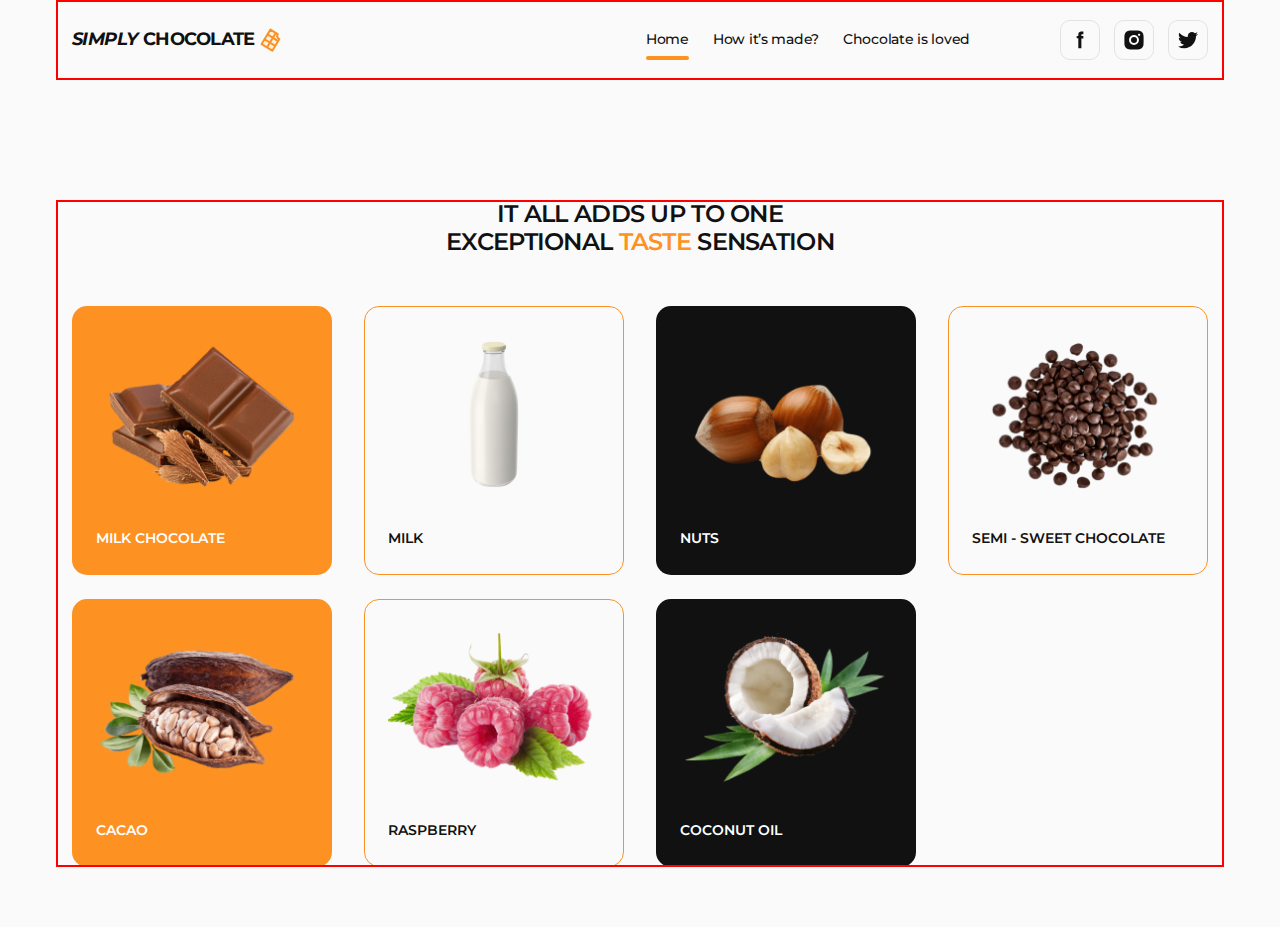
<file: module-06-lesson-01/index.html>
<!DOCTYPE html>
<html lang="en">
  <head>
    <meta charset="UTF-8" />
    <meta name="viewport" content="width=device-width, initial-scale=1.0" />
    <title>MCS-06</title>
    <!-- Favicon -->
    <link rel="shortcut icon" href="images/favicon.svg" type="image/svg+xml" />
    <!-- Fonts -->
    <link rel="preconnect" href="https://fonts.googleapis.com" />
    <link rel="preconnect" href="https://fonts.gstatic.com" crossorigin />
    <link
      href="https://fonts.googleapis.com/css2?family=Montserrat:ital,wght@0,100..900;1,100..900&family=Roboto:wght@400;500;700&display=swap"
      rel="stylesheet"
    />
    <!-- Normalize -->
    <link
      rel="stylesheet"
      href="https://cdn.jsdelivr.net/npm/modern-normalize@3.0.0/modern-normalize.min.css"
    />
    <!-- AOS animation -->
    <!-- <link href="https://unpkg.com/aos@2.3.1/dist/aos.css" rel="stylesheet" /> -->
    <!-- Custom styles -->
    <link rel="stylesheet" href="./css/styles.css" />
  </head>
  <body>
    <!-- #region Header -->
    <header class="header" id="home">
      <div class="header-container container">
        <nav class="header-nav">
          <a class="header-logo" href="#">
            <span class="header-logo-accent">SIMPLY</span> CHOCOLATE
            <svg class="header-logo-icon" width="21" height="21">
              <use href="./images/icons.svg#logo"></use>
            </svg>
          </a>
          <ul class="header-nav-list">
            <li class="header-nav-item">
              <a class="header-nav-link active" href="#home" id="link-1">
                Home
              </a>
            </li>
            <li class="header-nav-item">
              <a class="header-nav-link" href="#made">How it’s made?</a>
            </li>
            <li class="header-nav-item">
              <a class="header-nav-link" href="#reviews">Chocolate is loved</a>
            </li>
          </ul>
          <button class="mobile-menu-btn" type="button">
            <svg class="mobile-menu-icon" width="28" height="28">
              <use href="./images/icons.svg#burger-menu"></use>
            </svg>
          </button>
        </nav>
        <ul class="socials header-socials">
          <li class="socials-item">
            <a
              class="socials-link"
              href="https://facebook.com"
              target="_blank"
              rel="noopener noreferrer"
              aria-label="Link to facebook.com"
            >
              <svg class="socials-icon" width="24" height="24">
                <use class="no-hover" href="./images/icons.svg#facebook"></use>
                <!-- <use
                  class="on-hover"
                  href="./images/icons.svg#burger-menu"
                ></use> -->
              </svg>
            </a>
          </li>
          <li class="socials-item">
            <a
              class="socials-link"
              href="https://instagram.com"
              target="_blank"
              rel="noopener noreferrer"
              aria-label="Link to instagram.com"
            >
              <svg class="socials-icon" width="24" height="24">
                <use href="./images/icons.svg#instagram"></use>
              </svg>
            </a>
          </li>
          <li class="socials-item">
            <a
              class="socials-link"
              href="https://twitter.com"
              target="_blank"
              rel="noopener noreferrer"
              aria-label="Link to twitter.com"
            >
              <svg class="socials-icon" width="24" height="24">
                <use href="./images/icons.svg#twitter"></use>
              </svg>
            </a>
          </li>
        </ul>
      </div>
    </header>
    <!-- #endregion Header -->
    <!-- #region Main -->
    <main>
      <!-- #region Hero -->
      <section hidden class="hero">
        <div class="hero-container container">
          <h1 class="hero-title">
            Treat yourself or a loved one to our finest ingredients for a moment
            of pure delight!
          </h1>
          <div class="hero-wrapper">
            <ul class="hero-list">
              <li class="hero-item">
                <button
                  class="btn btn-accent hero-btn"
                  type="button"
                  style="--i: 1.14"
                >
                  Buy now
                </button>
              </li>
              <li class="hero-item">
                <button
                  class="btn btn-primary hero-btn"
                  type="button"
                  style="--i: 1"
                >
                  How it’s made
                </button>
              </li>
            </ul>

            <a class="hero-link" href="#benefits">
              scroll down

              <span class="hero-icon">
                <svg width="22" height="22">
                  <use href="./images/icons.svg#arrow-down"></use>
                </svg>
              </span>
            </a>
          </div>
        </div>
      </section>
      <!-- #endregion Hero -->
      <!-- #region Benefits -->
      <section hidden class="benefits section" id="benefits">
        <div class="container">
          <h2 class="visually-hidden benefits-title">Our chocolate benefits</h2>
          <ul class="benefits-list">
            <li class="benefits-item">
              <div class="benefits-wrapper">
                <svg class="benefits-icon" width="32" height="32">
                  <use href="./images/icons.svg#chocolate"></use>
                </svg>
              </div>
              <h3 class="benefits-caption">Unsurpassed taste</h3>
              <p class="benefits-desc">
                Crafted with the finest quality cocoa beans and a dedication to
                perfection, each bite is a decadent experience that simply
                cannot be matched. Savor the richness and complexity of our
                Unsurpassed Taste and discover a new level of chocolate bliss.
              </p>
            </li>
            <li class="benefits-item">
              <div class="benefits-wrapper">
                <svg class="benefits-icon" width="32" height="32">
                  <use href="./images/icons.svg#coin"></use>
                </svg>
              </div>
              <h3 class="benefits-caption">Affordable price</h3>
              <p class="benefits-desc">
                Indulge in high-quality chocolate without breaking the bank with
                Simply Chocolate's selection of affordable treats. Enjoy
                mouth-watering truffles and velvety chocolate bars without
                sacrificing taste or quality. Browse our selection and indulge
                in affordable luxury today.
              </p>
            </li>
            <li class="benefits-item">
              <div class="benefits-wrapper">
                <svg class="benefits-icon" width="32" height="32">
                  <use href="./images/icons.svg#spoon"></use>
                </svg>
              </div>
              <h3 class="benefits-caption">Own production</h3>
              <p class="benefits-desc">
                We take pride in our own production process, ensuring that every
                step is carefully crafted to perfection. From selecting the
                finest ingredients to handcrafting each piece, our attention to
                detail is evident in every bite.
              </p>
            </li>
          </ul>
        </div>
      </section>
      <!-- #endregion Benefits -->
      <!-- #region ingredients -->
      <section class="ingredients section">
        <div class="container">
          <h2 class="ingredients-title">
            It all adds up to one exceptional
            <span class="accent">taste</span> sensation
          </h2>
          <ul class="ingredients-list card-set">
            <li
              class="ingredients-item card-set-item"
              data-aos="fade-right"
              data-aos-delay="150"
            >
              <img
                class="ingredients-ill"
                src="./images/ingredients/img-1.png"
                alt=""
                width="214"
                height="160"
              />
              <h3 class="ingredients-caption">MILK CHOCOLATE</h3>
            </li>
            <li
              class="ingredients-item card-set-item"
              data-aos="fade-right"
              data-aos-delay="300"
            >
              <img
                class="ingredients-ill"
                src="./images/ingredients/img-2.png"
                alt=""
                width="214"
                height="160"
              />
              <h3 class="ingredients-caption">MILK</h3>
            </li>
            <li
              class="ingredients-item card-set-item"
              data-aos="fade-right"
              data-aos-delay="450"
            >
              <img
                class="ingredients-ill"
                src="./images/ingredients/img-3.png"
                alt=""
                width="214"
                height="160"
              />
              <h3 class="ingredients-caption">NUTS</h3>
            </li>
            <li
              class="ingredients-item card-set-item"
              data-aos="fade-right"
              data-aos-delay="600"
            >
              <img
                class="ingredients-ill"
                src="./images/ingredients/img-4.png"
                alt=""
                width="214"
                height="160"
              />
              <h3 class="ingredients-caption">SEMI - SWEET CHOCOLATE</h3>
            </li>
            <li
              class="ingredients-item card-set-item"
              data-aos="fade-right"
              data-aos-delay="750"
            >
              <img
                class="ingredients-ill"
                src="./images/ingredients/img-5.png"
                alt=""
                width="214"
                height="160"
              />
              <h3 class="ingredients-caption">CACAO</h3>
            </li>
            <li
              class="ingredients-item card-set-item"
              data-aos="fade-right"
              data-aos-delay="900"
            >
              <img
                class="ingredients-ill"
                src="./images/ingredients/img-6.png"
                alt=""
                width="214"
                height="160"
              />
              <h3 class="ingredients-caption">RASPBERRY</h3>
            </li>
            <li
              class="ingredients-item card-set-item"
              data-aos="fade-right"
              data-aos-delay="1050"
            >
              <img
                class="ingredients-ill"
                src="./images/ingredients/img-7.png"
                alt=""
                width="214"
                height="160"
              />
              <h3 class="ingredients-caption">COCONUT OIL</h3>
            </li>
          </ul>
        </div>
      </section>
      <!-- #endregion ingredients -->
      <!-- #region Made -->
      <section hidden class="made section" id="made">
        <div class="container">
          <h2 class="made-title">How it’s <span class="accent">made</span>?</h2>
          <div class="made-wrapper">
            <div class="made-left">
              <img
                class="made-img"
                src="./images/made/image.jpg"
                alt=""
                width="600"
                height="400"
              />
            </div>
            <div class="made-right">
              <h3 class="made-caption">
                Try our chocolates today and discover the perfect balance of
                flavor
              </h3>
              <ol class="made-list">
                <li class="made-item">
                  Heat the milk in a saucepan without bringing it to a boil. Add
                  sugar and cocoa powder.
                </li>
                <li class="made-item">
                  At the same time, prepare a water bath. Melt the butter on it.
                </li>
                <li class="made-item">
                  "Mix" the milk mixture and already liquid butter. Mix
                  thoroughly with a silicone spatula so that the mass becomes
                  uniform and silky.
                </li>
                <li class="made-item">
                  Heat the mixture over low heat, letting it barely boil.
                </li>
                <li class="made-item">
                  Pour the chocolate into special containers (can be replaced
                  with ice molds). Allow to cool and harden.
                </li>
              </ol>
            </div>
          </div>
        </div>
      </section>
      <!-- #endregion Made -->
      <!-- #region Products -->
      <section hidden class="products section">
        <div class="container">
          <h2 class="products-title">
            Our <span class="accent">products</span>
          </h2>
          <ul class="products-list card-set">
            <li class="products-item card-set-item">
              <img
                class="products-ill"
                src="./images/products/img-1.jpg"
                alt="Dark chocolate with Orange"
                width="230"
                height="201"
              />
              <h3 class="products-name">Orange</h3>
              <p class="products-type">Dark chocolate</p>
              <button class="products-price" type="button">45 UAH</button>
            </li>
            <li class="products-item card-set-item">
              <img
                class="products-ill"
                src="./images/products/img-2.jpg"
                alt="Milk chocolate with Apple & Cranberry"
                width="230"
                height="201"
              />
              <h3 class="products-name">Apple&Cranberry</h3>
              <p class="products-type">Milk chocolate</p>
              <button class="products-price" type="button">50 UAH</button>
            </li>
            <li class="products-item card-set-item">
              <img
                class="products-ill"
                src="./images/products/img-3.jpg"
                alt="Dark chocolate with Lime&Sea salt"
                width="230"
                height="201"
              />
              <h3 class="products-name">Lime&Sea salt</h3>
              <p class="products-type">Dark chocolate</p>
              <button class="products-price" type="button">66 UAH</button>
            </li>
            <li class="products-item card-set-item">
              <img
                class="products-ill"
                src="./images/products/img-4.jpg"
                alt="Dark chocolate with Pineapple"
                width="230"
                height="201"
              />
              <h3 class="products-name">Pineapple</h3>
              <p class="products-type">Dark chocolate</p>
              <button class="products-price" type="button">54 UAH</button>
            </li>
            <li class="products-item card-set-item">
              <img
                class="products-ill"
                src="./images/products/img-5.jpg"
                alt="Milk chocolate Classic"
                width="230"
                height="201"
              />
              <h3 class="products-name">Classic</h3>
              <p class="products-type">Milk chocolate</p>
              <button class="products-price" type="button">45 UAH</button>
            </li>
            <li class="products-item card-set-item">
              <img
                class="products-ill"
                src="./images/products/img-6.jpg"
                alt="Milk chocolate with Honey"
                width="230"
                height="201"
              />
              <h3 class="products-name">Honey</h3>
              <p class="products-type">Milk chocolate</p>
              <button class="products-price" type="button">50 UAH</button>
            </li>
            <li class="products-item card-set-item">
              <img
                class="products-ill"
                src="./images/products/img-7.jpg"
                alt="Dark chocolate with Roasted fruits"
                width="230"
                height="201"
              />
              <h3 class="products-name">Roasted fruits</h3>
              <p class="products-type">Dark chocolate</p>
              <button class="products-price" type="button">66 UAH</button>
            </li>
            <li class="products-item card-set-item">
              <img
                class="products-ill"
                src="./images/products/img-8.jpg"
                alt="White chocolate Classic"
                width="230"
                height="201"
              />
              <h3 class="products-name">Classic</h3>
              <p class="products-type">White chocolate</p>
              <button class="products-price" type="button">54 UAH</button>
            </li>
          </ul>
        </div>
      </section>
      <!-- #endregion Products -->
      <!-- #region Bestsellers -->
      <section hidden class="bestsellers section">
        <div class="container">
          <h2 class="bestsellers-title">
            <span class="accent">Top</span> sellers
          </h2>
          <ul class="bestsellers-list card-set">
            <li class="bestsellers-item card-set-item">
              <div class="bestsellers-wrapper">
                <img
                  class="bestsellers-img"
                  src="./images/bestsellers/img-1.jpg"
                  alt="Chocolate with nuts"
                  width="368"
                  height="464"
                />
                <div class="overlay">
                  <p class="overlay-text">
                    Chocolate with fruit is an unbeatable combination of two of
                    the tastiest things in the world. This dessert combines
                    delicate and aromatic chocolate with fresh and juicy fruits,
                    creating a true poetry of taste.
                  </p>
                </div>
              </div>
              <h3 class="bestsellers-desc">CHOCOLATE WITH NUTS</h3>
            </li>
            <li class="bestsellers-item card-set-item">
              <div class="bestsellers-wrapper">
                <img
                  class="bestsellers-img"
                  src="./images/bestsellers/img-2.jpg"
                  alt="Chocolate with fruits"
                  width="368"
                  height="464"
                />
                <div class="overlay">
                  <p class="overlay-text">
                    Chocolate with fruit is an unbeatable combination of two of
                    the tastiest things in the world. This dessert combines
                    delicate and aromatic chocolate with fresh and juicy fruits,
                    creating a true poetry of taste.
                  </p>
                </div>
              </div>
              <h3 class="bestsellers-desc">CHOCOLATE WITH FRUITS</h3>
            </li>
            <li class="bestsellers-item card-set-item">
              <div class="bestsellers-wrapper">
                <img
                  class="bestsellers-img"
                  src="./images/bestsellers/img-3.jpg"
                  alt="Dark chocolate"
                  width="368"
                  height="464"
                />
                <div class="overlay">
                  <p class="overlay-text">
                    Chocolate with fruit is an unbeatable combination of two of
                    the tastiest things in the world. This dessert combines
                    delicate and aromatic chocolate with fresh and juicy fruits,
                    creating a true poetry of taste.
                  </p>
                </div>
              </div>
              <h3 class="bestsellers-desc">DARK CHOCOLATE</h3>
            </li>
          </ul>
        </div>
      </section>
      <!-- #endregion Bestsellers -->
      <!-- #region Reviews -->
      <section hidden class="reviews section" id="reviews">
        <div class="container">
          <h2 class="reviews-title">
            <span class="accent">Chocolate</span> is loved
          </h2>
          <ul class="reviews-list card-set">
            <li class="reviews-item card-set-item">
              <img
                class="reviews-avatar"
                src="./images/reviews/img-1.png"
                alt="Victoria Dobrzhanska"
                width="80"
                height="80"
              />
              <h3 class="reviews-author">Victoria Dobrzhanska</h3>
              <p class="reviews-text">
                I love this chocolate bar. Perfect combination of light crispy
                in a thin layer chocolate.
              </p>
            </li>
            <li class="reviews-item card-set-item">
              <img
                class="reviews-avatar"
                src="./images/reviews/img-2.png"
                alt="Nazar Babenko"
                width="80"
                height="80"
              />
              <h3 class="reviews-author">Nazar Babenko</h3>
              <p class="reviews-text">
                This chocolate confection is a delight! A delight! The wafer is
                light and crisp, the hazelnut cream is smooth, and the chocolate
                is good.
              </p>
            </li>
            <li class="reviews-item card-set-item">
              <img
                class="reviews-avatar"
                src="./images/reviews/img-3.png"
                alt="Olena Kampusch"
                width="80"
                height="80"
              />
              <h3 class="reviews-author">Olena Kampusch</h3>
              <p class="reviews-text">
                Chocolate is a family favourite treat. Love the delicious smooth
                chocolate and the creaminess inside. The wafer is soft but
                crunchy.
              </p>
            </li>
          </ul>
          <button
            class="btn btn-secondary reviews-btn js-open-modal"
            type="button"
          >
            Leave a review
          </button>
        </div>
      </section>
      <!-- #endregion Reviews -->
    </main>
    <!-- #endregion Main -->
    <!-- #region Footer -->
    <footer hidden class="footer">
      <div class="container">
        <div class="footer-top">
          <p class="footer-slogan">
            <span class="accent">Chocolate</span> a delicious cure for a bad day
          </p>
          <div class="footer-wrapper">
            <p class="footer-caption">Social networks</p>
            <ul class="socials footer-socials">
              <li class="socials-item">
                <a
                  class="socials-link"
                  href="https://facebook.com"
                  target="_blank"
                  rel="noopener noreferrer"
                  aria-label="Link to facebook.com"
                >
                  <svg class="socials-icon" width="24" height="24">
                    <use href="./images/icons.svg#facebook"></use>
                  </svg>
                </a>
              </li>
              <li class="socials-item">
                <a
                  class="socials-link"
                  href="https://instagram.com"
                  target="_blank"
                  rel="noopener noreferrer"
                  aria-label="Link to instagram.com"
                >
                  <svg class="socials-icon" width="24" height="24">
                    <use href="./images/icons.svg#instagram"></use>
                  </svg>
                </a>
              </li>
              <li class="socials-item">
                <a
                  class="socials-link"
                  href="https://twitter.com"
                  target="_blank"
                  rel="noopener noreferrer"
                  aria-label="Link to twitter.com"
                >
                  <svg class="socials-icon" width="24" height="24">
                    <use href="./images/icons.svg#twitter"></use>
                  </svg>
                </a>
              </li>
            </ul>
          </div>
          <address class="address footer-address">
            <p class="footer-caption">Contact us</p>
            <ul class="address-list">
              <li class="address-item">
                <a class="address-link" href="tel:+380684439426">
                  +380 (68) 443-94-26
                </a>
              </li>
              <li class="address-item">
                <a class="address-link" href="mailto:simplychoc@gmail.com">
                  simplychoc@gmail.com
                </a>
              </li>
            </ul>
          </address>
        </div>

        <div class="footer-bottom">
          <ul class="footer-nav">
            <li class="footer-nav-item">
              <a class="footer-nav-link" href="#home">Home</a>
            </li>
            <li class="footer-nav-item">
              <a class="footer-nav-link" href="#made">How it’s made?</a>
            </li>
            <li class="footer-nav-item">
              <a class="footer-nav-link" href="#reviews">Chocolate is loved</a>
            </li>
          </ul>
        </div>
      </div>
    </footer>
    <!-- #endregion Footer -->
    <!-- #region Modal window -->
    <div class="backdrop js-modal">
      <div class="modal">
        <button class="modal-btn js-close-modal" type="button">
          <svg class="modal-btn-icon" width="28" height="28">
            <use href="./images/icons.svg#x-close"></use>
          </svg>
        </button>

        <p class="modal-caption">
          LEAVE A REVIEW ABOUT <span class="accent">OUR CHOCOLATE</span>
        </p>

        <form class="reviews-form" name="reviews_form">
          <div class="form-wrapper">
            <label class="form-label" for="userName">Name</label>
            <div class="form-field">
              <input
                class="form-input"
                type="text"
                id="userName"
                name="userName"
                minlength="3"
                required
                placeholder="&nbsp;"
              />
              <svg class="form-icon" width="24" height="24">
                <use href="./images/icons.svg#user"></use>
              </svg>
              <svg class="error" width="24" height="24">
                <use href="./images/icons.svg#error"></use>
              </svg>
              <span class="error-text">Minimum 3 chars</span>
            </div>
          </div>
          <div class="form-wrapper">
            <label class="form-label" for="userEmail">Email</label>
            <div class="form-field">
              <input
                class="form-input"
                type="email"
                id="userEmail"
                name="userEmail"
                required
                placeholder="&nbsp;"
              />
              <svg class="form-icon" width="24" height="24">
                <use href="./images/icons.svg#email"></use>
              </svg>
              <svg class="error" width="24" height="24">
                <use href="./images/icons.svg#error"></use>
              </svg>
            </div>
          </div>
          <div class="form-wrapper">
            <label class="form-label" for="userPhone">Phone number</label>
            <div class="form-field">
              <input
                class="form-input"
                type="tel"
                id="userPhone"
                name="userPhone"
              />
              <svg class="form-icon" width="24" height="24">
                <use href="./images/icons.svg#phone"></use>
              </svg>
              <svg class="error" width="24" height="24">
                <use href="./images/icons.svg#error"></use>
              </svg>
            </div>
          </div>

          <div class="form-wrapper">
            <label class="form-label" for="userComment">Comment</label>
            <textarea
              class="form-comment"
              name="userComment"
              id="userComment"
              placeholder="Enter text"
            ></textarea>
          </div>

          <label class="form-agreement">
            <input
              class="visually-hidden"
              type="checkbox"
              name="userAgreement"
              value="true"
              checked
            />
            <span class="checkbox">
              <svg class="checkbox-icon" width="10" height="10">
                <use href="./images/icons.svg#check-mark"></use>
              </svg>
            </span>

            <span class="form-agreement-text">
              I accept the terms and conditions of the
              <a
                class="form-agreement-link"
                href="#"
                target="_blank"
                rel="noopener noreferrer"
              >
                Privacy Policy
              </a>
            </span>
          </label>

          <button class="btn btn-accent" type="submit">Send</button>
        </form>
      </div>
    </div>
    <!-- #endregion -->

    <!-- <script src="https://unpkg.com/aos@2.3.1/dist/aos.js"></script> -->
    <!-- <script src="./js/scroll-animation.js"></script> -->
    <script src="./js/form.js"></script>
  </body>
</html>
</file>
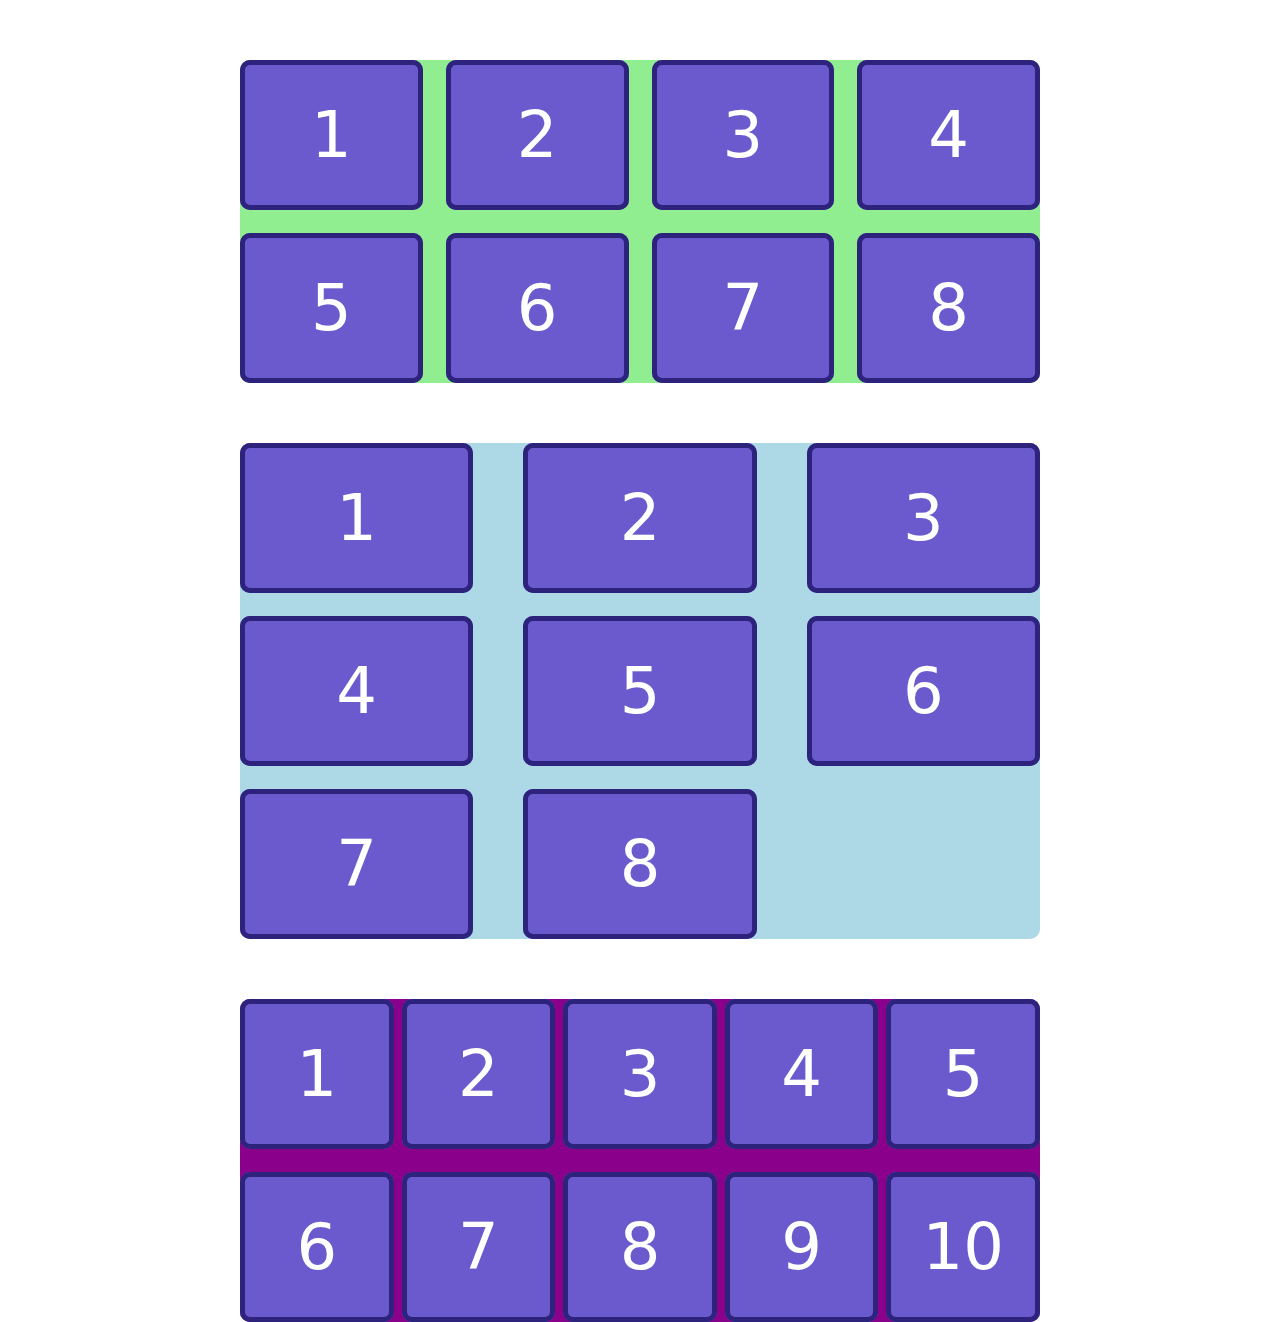
<file: module-03-lesson-02/flexbox/flexbox.html>
<!DOCTYPE html>
<html lang="en">
  <head>
    <meta charset="UTF-8" />
    <meta name="viewport" content="width=device-width, initial-scale=1.0" />
    <title>Flexbox</title>
    <link
      rel="stylesheet"
      href="https://cdn.jsdelivr.net/npm/modern-normalize@2.0.0/modern-normalize.min.css"
    />
    <link rel="stylesheet" href="./flexbox.css" />
  </head>
  <body>
    <div>
      <ul class="wrapper">
        <li class="item">1</li>
        <li class="item">2</li>
        <li class="item">3</li>
        <li class="item">4</li>
        <li class="item">5</li>
        <li class="item">6</li>
        <li class="item">7</li>
        <li class="item">8</li>
      </ul>

      <ul class="wrapper clients">
        <li class="item">1</li>
        <li class="item">2</li>
        <li class="item">3</li>
        <li class="item">4</li>
        <li class="item">5</li>
        <li class="item">6</li>
        <li class="item">7</li>
        <li class="item">8</li>
      </ul>
      <ul class="wrapper reviews">
        <li class="item">1</li>
        <li class="item">2</li>
        <li class="item">3</li>
        <li class="item">4</li>
        <li class="item">5</li>
        <li class="item">6</li>
        <li class="item">7</li>
        <li class="item">8</li>
        <li class="item">9</li>
        <li class="item">10</li>
      </ul>
    </div>
  </body>
</html>
</file>
<file: module-02-lesson-02/css/styles.css>
/* #region Variables */
:root {
  /* Fonts */
  --main-font: Montserrat, sans-serif;
  --secondary-font: Roboto, sans-serif;
  /* Colors */
  --cl-main-dark: 17 17 17;
  --cl-main-light: 255 255 255;
  --cl-main-accent: 253 146 34;

  --cl-secondary-dark: 30 24 35;
  --cl-secondary-light: 30 24 35;
  --cl-secondary-accent: 30 24 35;
}
/* #endregion */

/* #region Base */
body {
  font-family: var(--main-font);
  color: rgb(var(--cl-main-dark));
}
ul,
ol {
  list-style-type: none;
}
a {
  text-decoration: none;
  color: currentColor;
}
button {
  font-family: inherit;
  color: currentColor;
  cursor: pointer;
}
/* #endregion */

/* #region Common */
.section {
}
/* Socials */
.socials {
}
.socials-item {
}
.socials-link {
}
.socials-icon {
}
/* Buttons */
.btn {
}
.btn-accent {
}
.btn-primary {
}
.btn-secondary {
}
/* #endregion */

/* #region Header */
.header {
}
.header-nav {
}
.header-logo {
  font-weight: 700;
  font-size: 18px;
  line-height: 1.11;
  letter-spacing: -0.03em;
}
.header-logo-accent {
  font-style: italic;
}
.header-logo-icon {
}
.header-nav-list {
}
.header-nav-item {
}
.header-nav-link {
  font-weight: 500;
  font-size: 14px;
  line-height: 1.14;
  letter-spacing: -0.02em;
}
.header-nav-link:hover,
.header-nav-link:focus {
  color: rgb(var(--cl-main-accent));
}
.header-socials {
}
/* #endregion */

/* #region Hero */
.hero {
  background-color: rgb(var(--cl-main-dark) / 40%);
}
.hero-title {
  font-weight: 500;
  font-size: 28px;
  line-height: 1.21;
  letter-spacing: -0.03em;
  color: rgb(var(--cl-main-light));
}
.hero-link {
}
.hero-icon {
}
/* #endregion */

/* #region Benefits */
.benefits {
  background: rgb(var(--cl-secondary-dark));
}
.benefits-title {
}
.benefits-list {
}
.benefits-item {
}
.benefits-caption {
}
.benefits-desc {
  font-size: 14px;
  line-height: 1.29;
  letter-spacing: -0.02em;
  color: rgb(var(--cl-main-light) / 70%);
}
/* #endregion */
</file>
<file: module-03-lesson-01/css/styles.css>
/* #region Variables */
:root {
  /* Fonts */
  --font-primary: Montserrat, sans-serif;
  --font-secondary: Roboto, sans-serif;

  /* Colors */
  --cl-body: 250 250 250;
  --cl-primary: 17 17 17;
  --cl-secondary: 76 76 76;
  --cl-accent: 253 146 34;
  --cl-light: 250 250 250;
  --cl-dark: 30 24 35;
  --cl-white: 255 255 255;
  --cl-beige: 252 241 224;
  /* Others */
}
/* #endregion */

/* #region Base */
body {
  font-family: var(--font-primary);
  font-size: 14px;
  color: rgb(var(--cl-primary));
  background-color: rgb(var(--cl-body));
}
ul,
ol {
  list-style-type: none;
}
address {
  font-style: normal;
}
a {
  text-decoration: none;
  color: currentColor;
}
button {
  font-family: inherit;
  color: currentColor;
  cursor: pointer;
}
/* #endregion */

/* #region Common */
.visually-hidden {
  position: absolute;
  width: 1px;
  height: 1px;
  margin: -1px;
  border: 0;
  padding: 0;
  white-space: nowrap;
  clip: rect(0 0 0 0);
  clip-path: inset(50%);
  overflow: hidden;
}
.section {
}
.ingridients-title,
.made-title,
.products-title,
.bestsellers-title,
.reviews-title {
  font-weight: 600;
  font-size: 24px;
  line-height: 1.17;
  letter-spacing: -0.03em;
  text-transform: uppercase;
  text-align: center;
}
.accent {
  color: rgb(var(--cl-accent));
}

/* Socials */
.socials {
}
.socials-item {
}
.socials-link {
}
.socials-icon {
}

/* Buttons */
.btn {
  font-weight: 600;
  background-color: transparent;
  border: 1px solid transparent;
}
.btn-accent {
  color: rgb(var(--cl-light));
  background-color: rgb(var(--cl-accent));
}
.btn-accent:hover,
.btn-accent:focus {
  color: rgb(var(--cl-accent));
  background-color: rgb(var(--cl-beige));
}
.btn-primary {
  color: rgb(var(--cl-light));
  border-color: rgb(var(--cl-light));
}
.btn-primary:hover,
.btn-primary:focus {
  color: rgb(var(--cl-accent));
  border-color: rgb(var(--cl-accent));
}
.btn-secondary {
  font-size: 18px;
  border-color: rgb(var(--cl-accent));
}
.btn-secondary:hover,
.btn-secondary:focus {
  color: rgb(var(--cl-white));
  background-color: rgb(var(--cl-accent));
}
/* #endregion */

/* #region Header */
.header {
}
.header-nav {
}
.header-logo {
  font-weight: 700;
  font-size: 18px;
  line-height: 1.11;
  letter-spacing: -0.03em;
}
.header-logo-accent {
  font-style: italic;
}
.header-logo-icon {
}
.header-nav-list {
}
.header-nav-item {
}
.header-nav-link {
  font-weight: 500;
  font-size: 14px;
  line-height: 1.14;
  letter-spacing: -0.02em;
}
.header-nav-link:hover,
.header-nav-link:focus {
  color: rgb(var(--cl-accent));
}
.header-socials {
}
/* #endregion */

/* #region Hero */
.hero {
  background-color: rgb(var(--cl-primary) / 40%);
}
.hero-title {
  font-weight: 500;
  font-size: 28px;
  line-height: 1.21;
  letter-spacing: -0.03em;
  color: rgb(var(--cl-light));
}
.hero-link {
}
.hero-icon {
}
/* #endregion */

/* #region Benefits */
.benefits {
  background: rgb(var(--cl-dark));
}
.benefits-title {
}
.benefits-list {
}
.benefits-item {
}
.benefits-caption {
  font-size: 18px;
  font-weight: 600;
  line-height: 1.22;
  color: rgb(var(--cl-white));
}
.benefits-desc {
  line-height: 1.29;
  letter-spacing: -0.02em;
  color: rgb(var(--cl-light) / 70%);
}
/* #endregion */

/* #region Ingridients */
.ingridients {
}
.ingridients-title {
}
.ingridients-list {
}
.ingridients-item {
}
.ingridients-ill {
}
.ingridients-caption {
  font-size: inherit;
  font-weight: 600;
  text-transform: uppercase;
  color: rgb(var(--cl-primary));
}
/* #endregion */

/* #region Made */
.made {
}
.made-title {
}
.made-img {
}
.made-caption {
  font-weight: 600;
  font-size: 18px;
  line-height: 1.33;
}
.made-list {
}
.made-item {
}
/* #endregion */

/* #region Products */
.products {
}
.products-title {
}
.products-list {
}
.products-item {
  background: rgb(var(--cl-light));
}
.products-ill {
}
.products-name {
  font-weight: 600;
  font-size: 18px;
  line-height: 1.33;
  text-transform: uppercase;
}
.products-type {
  font-size: 12px;
  line-height: 1.17;
  color: rgba(var(--cl-primary), 0.7);
}
.products-price {
  font-weight: 600;
  background: rgb(var(--cl-light));
}
/* #endregion */

/* #region Bestsellers */
.bestsellers {
}
.bestsellers-title {
}
.bastsellers-list {
}
.bastsellers-item {
  background: rgb(var(--cl-white));
}
.bastsellers-img {
}
.bastsellers-desc {
  font-weight: 600;
  font-size: 18px;
  line-height: 1.33;
  text-transform: uppercase;
}
/* #endregion */

/* #region Reviews */
.reviews {
}
.reviews-title {
}
.reviews-list {
}
.reviews-item {
  background: rgb(var(--cl-white));
}
.reviews-avatar {
}
.reviews-author {
  font-weight: 600;
  font-size: 18px;
  line-height: 1.33;
  text-align: center;
}
.reviews-text {
  text-align: center;
  color: rgba(var(--cl-primary), 0.7);
}
/* #endregion */

/* #region Footer */
.footer {
  background: rgb(var(--cl-dark));
}
.footer-slogan {
  font-weight: 500;
  font-size: 28px;
  line-height: 1.21;
  color: rgb(var(--cl-white));
}
.footer-caption {
  font-weight: 500;
  color: rgb(var(--cl-white));
}
.footer-socials {
}
.footer-address {
}
.address {
}
.address-list {
}
.address-item {
}
.address-link {
  text-align: center;
  color: rgb(var(--cl-white));
}
.address-link:hover,
.address-link:focus {
  color: rgb(var(--cl-accent));
}
.footer-nav {
}
.footer-nav-item {
}
.footer-nav-link {
  font-weight: 500;
  line-height: 1.14;
  color: rgb(var(--cl-white));
}
.footer-nav-link:hover,
.footer-nav-link:focus {
  color: rgb(var(--cl-accent));
}
/* #endregion */
</file>
<file: module-03-lesson-02/css/styles.css>
/* #region Variables */
:root {
  /* Fonts */
  --font-primary: Montserrat, sans-serif;
  --font-secondary: Roboto, sans-serif;

  /* Colors */
  --cl-body: 250 250 250;
  --cl-primary: 17 17 17;
  --cl-secondary: 76 76 76;
  --cl-accent: 253 146 34;
  --cl-light: 250 250 250;
  --cl-dark: 30 24 35;
  --cl-white: 255 255 255;
  --cl-beige: 252 241 224;

  /* Others */
  --items: 4;
  --indent-col: 32px;
  --indent-row: var(--indent-col);
}
/* #endregion */

/* #region Base */
body {
  font-family: var(--font-primary);
  font-size: 14px;
  color: rgb(var(--cl-primary));
  background-color: rgb(var(--cl-body));
}
h1,
h2,
h3,
h4,
h5,
h6,
p {
  margin: 0;
}
ul,
ol {
  list-style-type: none;
  padding: 0;
  margin: 0;
}
img {
  display: block;
  max-width: 100%;
  height: auto;
}
address {
  font-style: normal;
}
a {
  text-decoration: none;
  color: currentColor;
}
button {
  font-family: inherit;
  color: currentColor;
  cursor: pointer;
}
/* #endregion */

/* #region Common */
.visually-hidden {
  position: absolute;
  width: 1px;
  height: 1px;
  margin: -1px;
  border: 0;
  padding: 0;
  white-space: nowrap;
  clip: rect(0 0 0 0);
  clip-path: inset(50%);
  overflow: hidden;
}
.section {
  padding: 60px 0;
}
.container {
  width: 1168px;
  padding: 0 16px;
  margin: 0 auto;

  outline: 2px solid red;
  outline-offset: -2px;
}
.ingredients-title,
.made-title,
.products-title,
.bestsellers-title,
.reviews-title {
  max-width: 412px;
  margin: 0 auto;
  margin-bottom: 50px;
  font-weight: 600;
  font-size: 24px;
  line-height: 1.17;
  letter-spacing: -0.03em;
  text-transform: uppercase;
  text-align: center;
}
.accent {
  color: rgb(var(--cl-accent));
}

/* Socials */
.socials {
  display: flex;
  align-items: center;
  gap: 14px;
}
.socials-item {
  width: 40px;
  height: 40px;
}
.socials-link {
  display: flex;
  justify-content: center;
  align-items: center;
  width: 100%;
  height: 100%;
  border-radius: 10px;
  border: 1px solid rgba(var(--cl-primary) / 10%);
}
.socials-icon {
}

/* Buttons */
.btn {
  min-width: 144px;
  min-height: 45px;
  padding: 14px 40px;
  font-weight: 600;
  background-color: transparent;
  border: 1px solid transparent;
  border-radius: 100px;
}
.btn-accent {
  color: rgb(var(--cl-light));
  background-color: rgb(var(--cl-accent));
}
.btn-accent:hover,
.btn-accent:focus {
  color: rgb(var(--cl-accent));
  background-color: rgb(var(--cl-beige));
}
.btn-primary {
  color: rgb(var(--cl-light));
  border-color: rgb(var(--cl-light));
}
.btn-primary:hover,
.btn-primary:focus {
  color: rgb(var(--cl-accent));
  border-color: rgb(var(--cl-accent));
}
.btn-secondary {
  font-size: 18px;
  border-color: rgb(var(--cl-accent));
}
.btn-secondary:hover,
.btn-secondary:focus {
  color: rgb(var(--cl-white));
  background-color: rgb(var(--cl-accent));
}

/* Card set */
.card-set {
  display: flex;
  flex-wrap: wrap;
  row-gap: var(--indent-row);
  column-gap: var(--indent-col);
}
.card-set-item {
  width: calc((100% - var(--indent-col) * (var(--items) - 1)) / var(--items));
}
/* #endregion */

/* #region Header */
.header {
}
.header-container {
  display: flex;
  align-items: center;
}
.header-nav {
  display: flex;
  align-items: center;
  justify-content: space-between;
  margin-right: 90px;
  flex-grow: 1;
}
.header-logo {
  display: flex;
  gap: 4px;
  align-items: center;
  font-weight: 700;
  font-size: 18px;
  line-height: 1.11;
  letter-spacing: -0.03em;
}
.header-logo-accent {
  font-style: italic;
}
.header-logo-icon {
}
.header-nav-list {
  display: flex;
  align-items: center;
  gap: 24px;
}
.header-nav-item {
}
.header-nav-link {
  display: block;
  padding: 32px 0;
  /* padding: 32px 12px; */
  font-weight: 500;
  font-size: 14px;
  line-height: 1.14;
  letter-spacing: -0.02em;
}
/* .header-nav-item:first-child .header-nav-link {
  padding-left: 0;
}
.header-nav-item:last-child .header-nav-link {
  padding-right: 0;
} */
.header-nav-link:hover,
.header-nav-link:focus {
  color: rgb(var(--cl-accent));
}
.header-socials {
}
/* #endregion */

/* #region Hero */
.hero {
  padding-bottom: 80px;
}
.hero-container {
  min-height: 600px;
  padding: 381px 40px 40px 40px;
  border-radius: 30px;
  background-color: rgb(var(--cl-primary) / 40%);
}
.hero-title {
  max-width: 484px;
  margin-bottom: 32px;
  font-weight: 500;
  font-size: 28px;
  line-height: 1.21;
  letter-spacing: -0.03em;
  color: rgb(var(--cl-light));
}
.hero-wrapper {
  display: flex;
  justify-content: space-between;
  align-items: center;
}
.hero-list {
  display: flex;
  gap: 14px;
}
.hero-link {
  display: inline-flex;
  align-items: center;
  gap: 14px;
  color: rgb(var(--cl-white));
}
.hero-link:hover,
.hero-link:focus {
  color: rgb(var(--cl-accent));
}
.hero-icon {
}
/* #endregion */

/* #region Benefits */
.benefits {
  padding: 50px 0;
  background: rgb(var(--cl-dark));
}
.benefits-list {
  display: flex;
  justify-content: center;
  gap: 88px;
}
.benefits-item {
  width: 308px;
}
.benefits-caption {
  margin-bottom: 18px;
  font-size: 18px;
  font-weight: 600;
  line-height: 1.22;
  color: rgb(var(--cl-white));
}
.benefits-desc {
  line-height: 1.29;
  letter-spacing: -0.02em;
  color: rgb(var(--cl-light) / 70%);
}
/* #endregion */

/* #region Ingredients */
.ingredients {
  padding-top: 120px;
}
.ingredients-title {
}
.ingredients-list {
}
.ingredients-item {
  padding: 28px 23px;
  border: 1px solid transparent;
  border-radius: 15px;
  color: rgb(var(--cl-primary));
}
.ingredients-item:nth-child(2n) {
  border-color: rgb(var(--cl-accent));
}
.ingredients-item:nth-child(4n + 1) {
  background: rgb(var(--cl-accent));
  color: rgb(var(--cl-white));
}
.ingredients-item:nth-child(4n + 3) {
  background: rgb(var(--cl-primary));
  color: rgb(var(--cl-white));
}
.ingredients-ill {
}
.ingredients-caption {
  margin-top: 36px;
  font-size: inherit;
  font-weight: 600;
  text-transform: uppercase;
}
/* #endregion */

/* #region Made */
.made {
}
.made-title {
}
.made-wrapper {
  display: flex;
  gap: 20px;
}
.made-left {
  border-radius: 15px;
  overflow: hidden;
}
.made-img {
}
.made-right {
  max-width: 516px;
  padding: 32px;
  background-color: rgb(var(--cl-white));
  border-radius: 15px;
}
.made-caption {
  max-width: 350px;
  margin-bottom: 28px;
  font-weight: 600;
  font-size: 18px;
  line-height: 1.33;
}
.made-list {
}
.made-item:not(:last-child) {
  margin-bottom: 24px;
}
/* #endregion */

/* #region Products */
.products {
}
.products-title {
}
.products-list {
  --indent-row: 24px;
  --indent-col: 18px;
}
.products-item {
  padding: 32px 20px;
  text-align: center;
  background: rgb(var(--cl-white));
  border-radius: 15px;
  border: 1px solid rgba(17, 17, 17, 0.1);
}
.products-ill {
}
.products-name {
  margin-bottom: 2px;
  font-weight: 600;
  font-size: 18px;
  line-height: 1.33;
  text-transform: uppercase;
}
.products-type {
  margin-bottom: 18px;
  font-size: 12px;
  line-height: 1.17;
  color: rgba(var(--cl-primary), 0.7);
}
.products-price {
  display: flex;
  align-items: center;
  justify-content: center;
  min-width: 94px;
  min-height: 33px;
  padding: 8px 20px;
  margin: 0 auto;
  font-weight: 600;
  background: rgb(var(--cl-light));
  border-radius: 100px;
  border: 1px solid rgba(17, 17, 17, 0.1);
}
/* #endregion */

/* #region Bestsellers */
.bestsellers {
}
.bestsellers-title {
}
.bestsellers-list {
  --items: 3;
  --indent-col: 16px;
}
.bestsellers-item {
  background: rgb(var(--cl-white));
}
.bestsellers-wrapper {
  overflow: hidden;
  border-radius: 15px 15px 0 0;
}
.bestsellers-img {
}
.bestsellers-desc {
  padding: 28px;
  font-weight: 600;
  font-size: 18px;
  line-height: 1.33;
  text-transform: uppercase;
  text-align: center;
  border: 1px solid rgb(var(--cl-primary) / 10%);
  border-top: none;
  border-radius: 0px 0px 15px 15px;
}
/* #endregion */

/* #region Reviews */
.reviews {
  padding-bottom: 120px;
}
.reviews-title {
}
.reviews-list {
  --items: 3;
  --indent-col: 28px;

  margin-bottom: 50px;
}
.reviews-item {
  padding: 56px 24px 24px;
  background: rgb(var(--cl-white));
  border: 1px solid rgba(17, 17, 17, 0.1);
  border-radius: 15px;
  box-shadow: 0px 10px 100px 0px rgba(17, 17, 17, 0.1);
}
.reviews-avatar {
  margin: 0 auto;
}
.reviews-author {
  margin-bottom: 24px;
  font-weight: 600;
  font-size: 18px;
  line-height: 1.33;
  text-align: center;
}
.reviews-text {
  letter-spacing: -0.02em;
  text-align: center;
  color: rgba(var(--cl-primary), 0.7);
}
.reviews-btn {
  display: block;
  margin: 0 auto;
}
/* #endregion */

/* #region Footer */
.footer {
  padding: 50px 0;
  background: rgb(var(--cl-dark));
}
.footer-top {
  display: flex;
  padding-bottom: 50px;
  border-bottom: 1px solid rgb(var(--cl-white) / 10%);
}
.footer-slogan {
  max-width: 300px;
  margin-right: auto;
  font-weight: 500;
  font-size: 28px;
  line-height: 1.21;
  letter-spacing: -0.02em;
  color: rgb(var(--cl-white));
}
.footer-wrapper {
  margin-right: 50px;
}
.footer-caption {
  margin-bottom: 14px;
  font-weight: 500;
  color: rgb(var(--cl-white));
}
.footer-socials {
}
.footer-address {
}
.address {
}
.address-list {
}
.address-item:not(:last-child) {
  margin-bottom: 4px;
}
.address-link {
  text-align: center;
  color: rgb(var(--cl-white));
}
.address-link:hover,
.address-link:focus {
  color: rgb(var(--cl-accent));
}
.footer-bottom {
  padding-top: 24px;
}
.footer-nav {
  display: flex;
  align-items: center;
  gap: 24px;
}
.footer-nav-item {
}
.footer-nav-link {
  display: block;
  padding: 18px 0;
  font-weight: 500;
  line-height: 1.14;
  color: rgb(var(--cl-white));
}
.footer-nav-link:hover,
.footer-nav-link:focus {
  color: rgb(var(--cl-accent));
}
/* #endregion */
</file>
<file: module-04-lesson-02/css/styles.css>
/* #region Variables */
:root {
  scroll-behavior: smooth;
  /* Fonts */
  --font-primary: Montserrat, sans-serif;
  --font-secondary: Roboto, sans-serif;

  /* Colors */
  --cl-body: 250 250 250;
  --cl-primary: 17 17 17;
  --cl-secondary: 76 76 76;
  --cl-accent: 253 146 34;
  --cl-light: 250 250 250;
  --cl-dark: 30 24 35;
  --cl-white: 255 255 255;
  --cl-beige: 252 241 224;

  --overlay-gradient: linear-gradient(
    165deg,
    rgba(253, 253, 255, 0.1) 4%,
    rgba(8, 2, 21, 0) 110%
  );

  /* Others */
  --items: 4;
  --indent-col: 32px;
  --indent-row: var(--indent-col);

  --anim-fast: 300ms ease-in;
  --anim-slow: 600ms ease-in;
}
/* #endregion */

/* #region Base */
body {
  font-family: var(--font-primary);
  font-size: 14px;
  color: rgb(var(--cl-primary));
  background-color: rgb(var(--cl-body));
}
h1,
h2,
h3,
h4,
h5,
h6,
p {
  margin: 0;
}
ul,
ol {
  list-style-type: none;
  padding: 0;
  margin: 0;
}
img {
  display: block;
  max-width: 100%;
  height: auto;
}
address {
  font-style: normal;
}
a {
  text-decoration: none;
  color: currentColor;
}
button {
  font-family: inherit;
  color: currentColor;
  cursor: pointer;
}
/* #endregion */

/* #region Common */
.visually-hidden {
  position: absolute;
  width: 1px;
  height: 1px;
  margin: -1px;
  border: 0;
  padding: 0;
  white-space: nowrap;
  clip: rect(0 0 0 0);
  clip-path: inset(50%);
  overflow: hidden;
}
.section {
  padding: 60px 0;
}
.container {
  width: 1168px;
  padding: 0 16px;
  margin: 0 auto;

  /* outline: 2px solid red;
  outline-offset: -2px; */
}
.ingredients-title,
.made-title,
.products-title,
.bestsellers-title,
.reviews-title {
  max-width: 412px;
  margin: 0 auto;
  margin-bottom: 50px;
  font-weight: 600;
  font-size: 24px;
  line-height: 1.17;
  letter-spacing: -0.03em;
  text-transform: uppercase;
  text-align: center;
}
.accent {
  color: rgb(var(--cl-accent));
}

/* Socials */
.socials {
  display: flex;
  align-items: center;
  gap: 14px;
}
.socials-item {
  width: 40px;
  height: 40px;
}
.socials-link {
  display: flex;
  justify-content: center;
  align-items: center;
  width: 100%;
  height: 100%;
  color: var(--icon-fill);
  border: 1px solid var(--border-cl);
  border-radius: 10px;
  transition: var(--anim-fast);
  transition-property: color, border-color;
}
.socials-link:hover,
.socials-link:focus {
  color: rgb(var(--cl-accent));
  border-color: rgb(var(--cl-accent) / 10%);
}
.socials-icon {
  fill: currentColor;
}

/* Buttons */
.btn {
  min-width: 144px;
  min-height: 45px;
  padding: 14px 40px;
  font-weight: 600;
  background-color: transparent;
  border: 1px solid transparent;
  border-radius: 100px;
}
.btn-accent {
  color: rgb(var(--cl-light));
  background-color: rgb(var(--cl-accent));
  transition: var(--anim-fast);
  transition-property: color, background-color;
}
.btn-accent:hover,
.btn-accent:focus {
  color: rgb(var(--cl-accent));
  background-color: rgb(var(--cl-beige));
}
.btn-primary {
  color: rgb(var(--cl-light));
  border-color: rgb(var(--cl-light));
  transition: var(--anim-fast);
  transition-property: color, border-color;
}
.btn-primary:hover,
.btn-primary:focus {
  color: rgb(var(--cl-accent));
  border-color: rgb(var(--cl-accent));
}
.btn-secondary {
  font-size: 18px;
  border-color: rgb(var(--cl-accent));
  transition: var(--anim-fast);
  transition-property: color, background-color;
}
.btn-secondary:hover,
.btn-secondary:focus {
  color: rgb(var(--cl-white));
  background-color: rgb(var(--cl-accent));
}

/* Card set */
.card-set {
  display: flex;
  flex-wrap: wrap;
  row-gap: var(--indent-row);
  column-gap: var(--indent-col);
}
.card-set-item {
  width: calc((100% - var(--indent-col) * (var(--items) - 1)) / var(--items));
}
/* #endregion */

/* #region Header */
.header {
}
.header-container {
  display: flex;
  align-items: center;
}
.header-nav {
  display: flex;
  align-items: center;
  justify-content: space-between;
  margin-right: 90px;
  flex-grow: 1;
}
.header-logo {
  display: flex;
  gap: 4px;
  align-items: center;
  font-weight: 700;
  font-size: 18px;
  line-height: 1.11;
  letter-spacing: -0.03em;
}
.header-logo-accent {
  font-style: italic;
}
.header-logo-icon {
}
.header-nav-list {
  display: flex;
  align-items: center;
  gap: 24px;
}
.header-nav-item {
}
.header-nav-link {
  position: relative;
  display: block;
  padding: 32px 0;
  font-weight: 500;
  font-size: 14px;
  line-height: 1.14;
  letter-spacing: -0.02em;

  transition: var(--anim-fast);
  transition-property: color;
}
.header-nav-link:hover,
.header-nav-link:focus {
  color: rgb(var(--cl-accent));
}
.header-nav-link::after {
  content: '';
  position: absolute;
  bottom: 20px;
  left: 0;
  display: block;
  width: 100%;
  height: 4px;
  border-radius: 2px;
  background: transparent;
}

.header-nav-link.active::after {
  background: rgb(var(--cl-accent));
}

.header-socials {
  --icon-fill: rgb(var(--cl-primary));
  --border-cl: rgb(var(--cl-primary) / 10%);
}
/* #endregion */

/* #region Hero */
.hero {
  padding-bottom: 80px;
}
.hero-container {
  max-width: 1168px;
  width: 100%;
  min-height: 600px;
  padding: 381px 40px 40px 40px;
  border-radius: 30px;
  background-color: rgb(var(--cl-primary) / 40%);
  background-image: linear-gradient(
      rgb(var(--cl-primary) / 40%),
      rgb(var(--cl-primary) / 40%)
    ),
    url('../images/hero/hero-bg.jpg');
  background-repeat: no-repeat;
  background-position: center;
  background-size: cover;
}
.hero-title {
  max-width: 484px;
  margin-bottom: 32px;
  font-weight: 500;
  font-size: 28px;
  line-height: 1.21;
  letter-spacing: -0.03em;
  color: rgb(var(--cl-light));
}
.hero-wrapper {
  display: flex;
  justify-content: space-between;
  align-items: center;
}
.hero-list {
  display: flex;
  gap: 14px;
}
.hero-link {
  display: inline-flex;
  align-items: center;
  gap: 14px;
  color: rgb(var(--cl-white));
  transition: var(--anim-fast);
  transition-property: color;
}
.hero-link:hover,
.hero-link:focus {
  color: rgb(var(--cl-accent));
}
.hero-icon {
  display: flex;
  justify-content: center;
  align-items: center;

  width: 38px;
  height: 38px;
  border-radius: 50%;
  color: rgb(var(--cl-accent));
  background-color: rgb(var(--cl-white));
  transition: var(--anim-fast);
  transition-property: color, background-color;
}
.hero-link:hover .hero-icon,
.hero-link:focus .hero-icon {
  color: rgb(var(--cl-white));
  background-color: rgb(var(--cl-accent));
}
.hero-icon svg {
  fill: currentColor;
}
/* #endregion */

/* #region Benefits */
.benefits {
  padding: 50px 0;
  background: rgb(var(--cl-dark));
}
.benefits-list {
  display: flex;
  justify-content: center;
  gap: 88px;
}
.benefits-item {
  position: relative;
  width: 308px;
}
.benefits-item:not(:last-child)::after {
  content: '';
  position: absolute;
  top: calc(50% - 62px);
  right: -45px;
  display: block;
  width: 1px;
  height: 124px;
  background: rgb(var(--cl-white) / 50%);
}
.benefits-wrapper {
  display: flex;
  justify-content: center;
  align-items: center;
  width: 62px;
  height: 62px;
  margin-bottom: 22px;
  border: 1px solid rgb(var(--cl-white) / 50%);
  border-radius: 50%;
  color: rgb(var(--cl-accent));
}
.benefits-icon {
  fill: currentColor;
}
.benefits-caption {
  margin-bottom: 18px;
  font-size: 18px;
  font-weight: 600;
  line-height: 1.22;
  color: rgb(var(--cl-white));
}
.benefits-desc {
  line-height: 1.29;
  letter-spacing: -0.02em;
  color: rgb(var(--cl-light) / 70%);
}
/* #endregion */

/* #region Ingredients */
.ingredients {
  padding-top: 120px;
}
.ingredients-title {
}
.ingredients-list {
}
.ingredients-item {
  padding: 28px 23px;
  border: 1px solid transparent;
  border-radius: 15px;
  color: rgb(var(--cl-primary));
}
.ingredients-item:nth-child(2n) {
  border-color: rgb(var(--cl-accent));
}
.ingredients-item:nth-child(4n + 1) {
  background: rgb(var(--cl-accent));
  color: rgb(var(--cl-white));
}
.ingredients-item:nth-child(4n + 3) {
  background: rgb(var(--cl-primary));
  color: rgb(var(--cl-white));
}
.ingredients-ill {
}
.ingredients-caption {
  margin-top: 36px;
  font-size: inherit;
  font-weight: 600;
  text-transform: uppercase;
}
/* #endregion */

/* #region Made */
.made {
}
.made-title {
}
.made-wrapper {
  display: flex;
  gap: 20px;
}
.made-left {
  border-radius: 15px;
  overflow: hidden;
}
.made-img {
}
.made-right {
  max-width: 516px;
  padding: 32px;
  background-color: rgb(var(--cl-white));
  border-radius: 15px;
}
.made-caption {
  max-width: 350px;
  margin-bottom: 28px;
  font-weight: 600;
  font-size: 18px;
  line-height: 1.33;
}
.made-list {
}
.made-item {
  display: flex;
  gap: 8px;
}
.made-item:not(:last-child) {
  margin-bottom: 24px;
}
.made-item::before {
  content: '';
  display: block;
  width: 8px;
  height: 8px;
  margin-top: 5px;
  background-color: #4c4c4c;
  border: 1px solid #eceded;
  border-radius: 50%;
  flex-shrink: 0;
}
/* #endregion */

/* #region Products */
.products {
}
.products-title {
}
.products-list {
  --indent-row: 24px;
  --indent-col: 18px;
}
.products-item {
  padding: 32px 20px;
  text-align: center;
  background: rgb(var(--cl-white));
  border-radius: 15px;
  border: 1px solid rgb(var(--cl-primary) / 10%);
}
.products-ill {
}
.products-name {
  margin-bottom: 2px;
  font-weight: 600;
  font-size: 18px;
  line-height: 1.33;
  text-transform: uppercase;
}
.products-type {
  margin-bottom: 18px;
  font-size: 12px;
  line-height: 1.17;
  color: rgb(var(--cl-primary), 0.7);
}
.products-price {
  display: flex;
  align-items: center;
  justify-content: center;
  min-width: 94px;
  min-height: 33px;
  padding: 8px 20px;
  margin: 0 auto;
  font-weight: 600;
  background: rgb(var(--cl-light));
  border-radius: 100px;
  border: 1px solid rgb(var(--cl-primary) / 10%);
}
/* #endregion */

/* #region Bestsellers */
.bestsellers {
}
.bestsellers-title {
}
.bestsellers-list {
  --items: 3;
  --indent-col: 16px;
}
.bestsellers-item {
  border-radius: 15px;
  overflow: hidden;
  background: rgb(var(--cl-white));
  transition: var(--anim-slow);
  transition-property: box-shadow;
}
.bestsellers-item:hover {
  box-shadow: 0px 1px 6px 0px rgb(var(--cl-primary) / 8%),
    0px 1px 1px 0px rgb(var(--cl-primary) / 16%),
    0px 2px 1px 0px rgb(var(--cl-primary) / 8%);
}
.bestsellers-wrapper {
  position: relative;
  overflow: hidden;
}
.overlay {
  position: absolute;
  top: 0;
  left: 0;
  transform: translateY(100%);
  width: 100%;
  height: 100%;
  padding: 40px;
  display: flex;
  justify-content: center;
  align-items: center;
  background: var(--overlay-gradient);
  backdrop-filter: blur(8px);
  transition: var(--anim-slow);
  transition-property: transform;
}

.bestsellers-item:hover .overlay {
  transform: translateY(0);
}
.overlay-text {
  color: rgb(var(--cl-light));
  font-size: 14px;
  line-height: 1.28;
  letter-spacing: -0.02em;
}
.bestsellers-img {
}
.bestsellers-desc {
  padding: 28px;
  font-weight: 600;
  font-size: 18px;
  line-height: 1.33;
  text-transform: uppercase;
  text-align: center;
  border: 1px solid rgb(var(--cl-primary) / 10%);
  border-top: none;
  border-radius: 0px 0px 15px 15px;
}
/* #endregion */

/* #region Reviews */
.reviews {
  padding-bottom: 120px;
}
.reviews-title {
  margin-bottom: 90px;
}
.reviews-list {
  --items: 3;
  --indent-col: 28px;

  margin-bottom: 50px;
}
.reviews-item {
  position: relative;
  padding: 56px 24px 24px;
  background: rgb(var(--cl-white));
  border: 1px solid rgb(var(--cl-primary) / 10%);
  border-radius: 15px;
  box-shadow: inset 0px 10px 100px rgb(var(--cl-primary) / 10%);
}
.reviews-avatar {
  position: absolute;
  top: -42px;
  left: 50%;
  transform: translateX(-50%);
  margin: 0 auto;
}
.reviews-author {
  margin-bottom: 24px;
  font-weight: 600;
  font-size: 18px;
  line-height: 1.33;
  text-align: center;
}
.reviews-text {
  letter-spacing: -0.02em;
  text-align: center;
  color: rgb(var(--cl-primary), 0.7);
}
.reviews-btn {
  display: block;
  margin: 0 auto;
}
/* #endregion */

/* #region Footer */
.footer {
  padding: 50px 0;
  background: rgb(var(--cl-dark));
}
.footer-top {
  display: flex;
  padding-bottom: 50px;
  border-bottom: 1px solid rgb(var(--cl-white) / 10%);
}
.footer-slogan {
  max-width: 300px;
  margin-right: auto;
  font-weight: 500;
  font-size: 28px;
  line-height: 1.21;
  letter-spacing: -0.02em;
  color: rgb(var(--cl-white));
}
.footer-wrapper {
  margin-right: 50px;
}
.footer-caption {
  margin-bottom: 14px;
  font-weight: 500;
  color: rgb(var(--cl-white));
}
.footer-socials {
  --icon-fill: rgb(var(--cl-white));
  --border-cl: rgb(var(--cl-white) / 10%);
}
.footer-address {
}
.address {
}
.address-list {
}
.address-item:not(:last-child) {
  margin-bottom: 4px;
}
.address-link {
  text-align: center;
  color: rgb(var(--cl-white));
  transition: var(--anim-fast);
  transition-property: color;
}
.address-link:hover,
.address-link:focus {
  color: rgb(var(--cl-accent));
}
.footer-bottom {
  padding-top: 24px;
}
.footer-nav {
  display: flex;
  align-items: center;
  gap: 24px;
}
.footer-nav-item {
}
.footer-nav-link {
  display: block;
  padding: 18px 0;
  font-weight: 500;
  line-height: 1.14;
  color: rgb(var(--cl-white));
  transition: var(--anim-fast);
  transition-property: color;
}
.footer-nav-link:hover,
.footer-nav-link:focus {
  color: rgb(var(--cl-accent));
}
/* #endregion */
</file>
<file: module-05-lesson-01/css/styles.css>
/* #region Variables */
:root {
  scroll-behavior: smooth;
  /* Fonts */
  --font-primary: Montserrat, sans-serif;
  --font-secondary: Roboto, sans-serif;

  /* Colors */
  --cl-body: 250 250 250;
  --cl-primary: 17 17 17;
  --cl-secondary: 76 76 76;
  --cl-accent: 253 146 34;
  --cl-light: 250 250 250;
  --cl-dark: 30 24 35;
  --cl-white: 255 255 255;
  --cl-beige: 252 241 224;

  --overlay-gradient: linear-gradient(
    165deg,
    rgba(253, 253, 255, 0.1) 4%,
    rgba(8, 2, 21, 0) 110%
  );

  /* Others */
  --items: 4;
  --indent-col: 32px;
  --indent-row: var(--indent-col);

  --anim-fast: 300ms ease-in;
  --anim-slow: 600ms ease-in;
}
/* #endregion */

/* #region Base */
body {
  font-family: var(--font-primary);
  font-size: 14px;
  color: rgb(var(--cl-primary));
  background-color: rgb(var(--cl-body));
}
h1,
h2,
h3,
h4,
h5,
h6,
p {
  margin: 0;
}
ul,
ol {
  list-style-type: none;
  padding: 0;
  margin: 0;
}
img {
  display: block;
  max-width: 100%;
  height: auto;
}
address {
  font-style: normal;
}
a {
  text-decoration: none;
  color: currentColor;
}
button {
  font-family: inherit;
  color: currentColor;
  cursor: pointer;
}
/* #endregion */

/* #region Common */
.visually-hidden {
  position: absolute;
  width: 1px;
  height: 1px;
  margin: -1px;
  border: 0;
  padding: 0;
  white-space: nowrap;
  clip: rect(0 0 0 0);
  clip-path: inset(50%);
  overflow: hidden;
}
.section {
  padding: 60px 0;
}
.container {
  width: 1168px;
  padding: 0 16px;
  margin: 0 auto;

  /* outline: 2px solid red;
  outline-offset: -2px; */
}
.ingredients-title,
.made-title,
.products-title,
.bestsellers-title,
.reviews-title {
  max-width: 412px;
  margin: 0 auto;
  margin-bottom: 50px;
  font-weight: 600;
  font-size: 24px;
  line-height: 1.17;
  letter-spacing: -0.03em;
  text-transform: uppercase;
  text-align: center;
}
.accent {
  color: rgb(var(--cl-accent));
}

/* Socials */
.socials {
  display: flex;
  align-items: center;
  gap: 14px;
}
.socials-item {
  width: 40px;
  height: 40px;
}
.socials-link {
  display: flex;
  justify-content: center;
  align-items: center;
  width: 100%;
  height: 100%;
  color: var(--icon-fill);
  border: 1px solid var(--border-cl);
  border-radius: 10px;
  transition: var(--anim-fast);
  transition-property: color, border-color;
}
.socials-link:hover,
.socials-link:focus {
  color: rgb(var(--cl-accent));
  border-color: rgb(var(--cl-accent) / 10%);
}
.socials-icon {
  fill: currentColor;
}

/* Buttons */
.btn {
  min-width: 144px;
  min-height: 45px;
  padding: 14px 40px;
  font-weight: 600;
  background-color: transparent;
  border: 1px solid transparent;
  border-radius: 100px;
}
.btn-accent {
  color: rgb(var(--cl-light));
  background-color: rgb(var(--cl-accent));
  transition: var(--anim-fast);
  transition-property: color, background-color;
}
.btn-accent:hover,
.btn-accent:focus {
  color: rgb(var(--cl-accent));
  background-color: rgb(var(--cl-beige));
}
.btn-primary {
  color: rgb(var(--cl-light));
  border-color: rgb(var(--cl-light));
  transition: var(--anim-fast);
  transition-property: color, border-color;
}
.btn-primary:hover,
.btn-primary:focus {
  color: rgb(var(--cl-accent));
  border-color: rgb(var(--cl-accent));
}
.btn-secondary {
  font-size: 18px;
  border-color: rgb(var(--cl-accent));
  transition: var(--anim-fast);
  transition-property: color, background-color;
}
.btn-secondary:hover,
.btn-secondary:focus {
  color: rgb(var(--cl-white));
  background-color: rgb(var(--cl-accent));
}

/* Card set */
.card-set {
  display: flex;
  flex-wrap: wrap;
  row-gap: var(--indent-row);
  column-gap: var(--indent-col);
}
.card-set-item {
  width: calc((100% - var(--indent-col) * (var(--items) - 1)) / var(--items));
}
/* #endregion */

/* #region Header */
.header {
}
.header-container {
  display: flex;
  align-items: center;
}
.header-nav {
  display: flex;
  align-items: center;
  justify-content: space-between;
  margin-right: 90px;
  flex-grow: 1;
}
.header-logo {
  display: flex;
  gap: 4px;
  align-items: center;
  font-weight: 700;
  font-size: 18px;
  line-height: 1.11;
  letter-spacing: -0.03em;
}
.header-logo-accent {
  font-style: italic;
}
.header-logo-icon {
  animation: rotate 8000ms linear 2000ms infinite both;
  animation-play-state: running;
}
.header-logo:hover .header-logo-icon {
  animation-play-state: paused;
}
@keyframes rotate {
  0% {
    transform: rotate(0deg) scale(1);
  }
  25% {
    transform: rotate(360deg) scale(1.1);
  }
  50% {
    transform: rotate(720deg) scale(1);
  }
  100% {
    transform: rotate(720deg) scale(1);
  }
}
.header-nav-list {
  display: flex;
  align-items: center;
  gap: 24px;
}
.header-nav-item {
}
.header-nav-link {
  position: relative;
  display: block;
  padding: 32px 0;
  font-weight: 500;
  font-size: 14px;
  line-height: 1.14;
  letter-spacing: -0.02em;

  transition: var(--anim-fast);
  transition-property: color;
}
.header-nav-link:hover,
.header-nav-link:focus {
  color: rgb(var(--cl-accent));
}
.header-nav-link::after {
  content: '';
  position: absolute;
  bottom: 20px;
  left: 0;
  display: block;
  width: 100%;
  height: 4px;
  border-radius: 2px;
  background: transparent;
}

.header-nav-link.active::after {
  background: rgb(var(--cl-accent));
}

.header-socials {
  --icon-fill: rgb(var(--cl-primary));
  --border-cl: rgb(var(--cl-primary) / 10%);
}
/* #endregion */

/* #region Hero */
.hero {
  padding-bottom: 80px;
}
.hero-container {
  max-width: 1168px;
  width: 100%;
  min-height: 600px;
  padding: 381px 40px 40px 40px;
  border-radius: 30px;
  background-color: rgb(var(--cl-primary) / 40%);
  background-image: linear-gradient(
      rgb(var(--cl-primary) / 40%),
      rgb(var(--cl-primary) / 40%)
    ),
    url('../images/hero/hero-bg.jpg');
  background-repeat: no-repeat;
  background-position: center;
  background-size: cover;
}
.hero-title {
  max-width: 484px;
  margin-bottom: 32px;
  font-weight: 500;
  font-size: 28px;
  line-height: 1.21;
  letter-spacing: -0.03em;
  color: rgb(var(--cl-light));
  animation: shift-bottom 400ms ease-in 1000ms both;
}
@keyframes shift-bottom {
  from {
    transform: translateY(-150%);
    opacity: 0;
  }
  to {
    transform: translateY(0);
    opacity: 1;
  }
}
.hero-wrapper {
  display: flex;
  justify-content: space-between;
  align-items: center;
}
.hero-list {
  display: flex;
  gap: 14px;
}
.hero-btn {
  animation: shift-right 400ms ease-in both;
  animation-delay: calc(1400ms * var(--i));
}
@keyframes shift-right {
  0% {
    transform: translateX(-150%);
    opacity: 0;
  }
  50% {
    opacity: 0.6;
  }
  100% {
    transform: translateX(0);
    opacity: 1;
  }
}
.hero-link {
  display: inline-flex;
  align-items: center;
  gap: 14px;
  color: rgb(var(--cl-white));
  transition: var(--anim-fast);
  transition-property: color;
}
.hero-link:hover,
.hero-link:focus {
  color: rgb(var(--cl-accent));
}
.hero-icon {
  display: flex;
  justify-content: center;
  align-items: center;

  width: 38px;
  height: 38px;
  border-radius: 50%;
  color: rgb(var(--cl-accent));
  background-color: rgb(var(--cl-white));
  transition: var(--anim-fast);
  transition-property: color, background-color;
}
.hero-link:hover .hero-icon,
.hero-link:focus .hero-icon {
  color: rgb(var(--cl-white));
  background-color: rgb(var(--cl-accent));
}
.hero-icon svg {
  fill: currentColor;
}

/* #endregion */

/* #region Benefits */
.benefits {
  padding: 50px 0;
  background: rgb(var(--cl-dark));
}
.benefits-list {
  display: flex;
  justify-content: center;
  gap: 88px;
}
.benefits-item {
  position: relative;
  width: 308px;
}
.benefits-item:not(:last-child)::after {
  content: '';
  position: absolute;
  top: calc(50% - 62px);
  right: -45px;
  display: block;
  width: 1px;
  height: 124px;
  background: rgb(var(--cl-white) / 50%);
}
.benefits-wrapper {
  display: flex;
  justify-content: center;
  align-items: center;
  width: 62px;
  height: 62px;
  margin-bottom: 22px;
  border: 1px solid rgb(var(--cl-white) / 50%);
  border-radius: 50%;
  color: rgb(var(--cl-accent));
}
.benefits-icon {
  fill: currentColor;
}
.benefits-caption {
  margin-bottom: 18px;
  font-size: 18px;
  font-weight: 600;
  line-height: 1.22;
  color: rgb(var(--cl-white));
}
.benefits-desc {
  line-height: 1.29;
  letter-spacing: -0.02em;
  color: rgb(var(--cl-light) / 70%);
}
/* #endregion */

/* #region Ingredients */
.ingredients {
  padding-top: 120px;
}
.ingredients-title {
}
.ingredients-list {
}
.ingredients-item {
  padding: 28px 23px;
  border: 1px solid transparent;
  border-radius: 15px;
  color: rgb(var(--cl-primary));
  /* animation: flip-2-hor-top-1 0.5s cubic-bezier(0.455, 0.03, 0.515, 0.955) both;
  animation-play-state: paused; */
}
/* .ingredients-item:hover {
  animation-play-state: running;
} */
@keyframes flip-2-hor-top-1 {
  0% {
    transform: translateY(0) rotateX(0);
    transform-origin: 50% 0%;
  }
  100% {
    transform: translateY(-100%) rotateX(-180deg);
    transform-origin: 50% 100%;
  }
}

.ingredients-item:nth-child(2n) {
  border-color: rgb(var(--cl-accent));
}
.ingredients-item:nth-child(4n + 1) {
  background: rgb(var(--cl-accent));
  color: rgb(var(--cl-white));
}
.ingredients-item:nth-child(4n + 3) {
  background: rgb(var(--cl-primary));
  color: rgb(var(--cl-white));
}
.ingredients-ill {
}
.ingredients-caption {
  margin-top: 36px;
  font-size: inherit;
  font-weight: 600;
  text-transform: uppercase;
}
/* #endregion */

/* #region Made */
.made {
}
.made-title {
}
.made-wrapper {
  display: flex;
  gap: 20px;
}
.made-left {
  border-radius: 15px;
  overflow: hidden;
}
.made-img {
}
.made-right {
  max-width: 516px;
  padding: 32px;
  background-color: rgb(var(--cl-white));
  border-radius: 15px;
}
.made-caption {
  max-width: 350px;
  margin-bottom: 28px;
  font-weight: 600;
  font-size: 18px;
  line-height: 1.33;
}
.made-list {
}
.made-item {
  display: flex;
  gap: 8px;
}
.made-item:not(:last-child) {
  margin-bottom: 24px;
}
.made-item::before {
  content: '';
  display: block;
  width: 8px;
  height: 8px;
  margin-top: 5px;
  background-color: #4c4c4c;
  border: 1px solid #eceded;
  border-radius: 50%;
  flex-shrink: 0;
}
/* #endregion */

/* #region Products */
.products {
}
.products-title {
}
.products-list {
  --indent-row: 24px;
  --indent-col: 18px;
}
.products-item {
  padding: 32px 20px;
  text-align: center;
  background: rgb(var(--cl-white));
  border-radius: 15px;
  border: 1px solid rgb(var(--cl-primary) / 10%);
}
.products-ill {
}
.products-name {
  margin-bottom: 2px;
  font-weight: 600;
  font-size: 18px;
  line-height: 1.33;
  text-transform: uppercase;
}
.products-type {
  margin-bottom: 18px;
  font-size: 12px;
  line-height: 1.17;
  color: rgb(var(--cl-primary), 0.7);
}
.products-price {
  display: flex;
  align-items: center;
  justify-content: center;
  min-width: 94px;
  min-height: 33px;
  padding: 8px 20px;
  margin: 0 auto;
  font-weight: 600;
  background: rgb(var(--cl-light));
  border-radius: 100px;
  border: 1px solid rgb(var(--cl-primary) / 10%);
}
/* #endregion */

/* #region Bestsellers */
.bestsellers {
}
.bestsellers-title {
}
.bestsellers-list {
  --items: 3;
  --indent-col: 16px;
}
.bestsellers-item {
  border-radius: 15px;
  overflow: hidden;
  background: rgb(var(--cl-white));
  transition: var(--anim-slow);
  transition-property: box-shadow;
}
.bestsellers-item:hover {
  box-shadow: 0px 1px 6px 0px rgb(var(--cl-primary) / 8%),
    0px 1px 1px 0px rgb(var(--cl-primary) / 16%),
    0px 2px 1px 0px rgb(var(--cl-primary) / 8%);
}
.bestsellers-wrapper {
  position: relative;
  overflow: hidden;
}
.overlay {
  position: absolute;
  top: 0;
  left: 0;
  transform: translateY(100%);
  width: 100%;
  height: 100%;
  padding: 40px;
  display: flex;
  justify-content: center;
  align-items: center;
  background: var(--overlay-gradient);
  backdrop-filter: blur(8px);
  transition: var(--anim-slow);
  transition-property: transform;
}

.bestsellers-item:hover .overlay {
  transform: translateY(0);
}
.overlay-text {
  color: rgb(var(--cl-light));
  font-size: 14px;
  line-height: 1.28;
  letter-spacing: -0.02em;
}
.bestsellers-img {
}
.bestsellers-desc {
  padding: 28px;
  font-weight: 600;
  font-size: 18px;
  line-height: 1.33;
  text-transform: uppercase;
  text-align: center;
  border: 1px solid rgb(var(--cl-primary) / 10%);
  border-top: none;
  border-radius: 0px 0px 15px 15px;
}
/* #endregion */

/* #region Reviews */
.reviews {
  padding-bottom: 120px;
}
.reviews-title {
  margin-bottom: 90px;
}
.reviews-list {
  --items: 3;
  --indent-col: 28px;

  margin-bottom: 50px;
}
.reviews-item {
  position: relative;
  padding: 56px 24px 24px;
  background: rgb(var(--cl-white));
  border: 1px solid rgb(var(--cl-primary) / 10%);
  border-radius: 15px;
  box-shadow: inset 0px 10px 100px rgb(var(--cl-primary) / 10%);
}
.reviews-avatar {
  position: absolute;
  top: -42px;
  left: 50%;
  transform: translateX(-50%);
  margin: 0 auto;
}
.reviews-author {
  margin-bottom: 24px;
  font-weight: 600;
  font-size: 18px;
  line-height: 1.33;
  text-align: center;
}
.reviews-text {
  letter-spacing: -0.02em;
  text-align: center;
  color: rgb(var(--cl-primary), 0.7);
}
.reviews-btn {
  display: block;
  margin: 0 auto;
}
/* #endregion */

/* #region Footer */
.footer {
  padding: 50px 0;
  background: rgb(var(--cl-dark));
}
.footer-top {
  display: flex;
  padding-bottom: 50px;
  border-bottom: 1px solid rgb(var(--cl-white) / 10%);
}
.footer-slogan {
  max-width: 300px;
  margin-right: auto;
  font-weight: 500;
  font-size: 28px;
  line-height: 1.21;
  letter-spacing: -0.02em;
  color: rgb(var(--cl-white));
}
.footer-wrapper {
  margin-right: 50px;
}
.footer-caption {
  margin-bottom: 14px;
  font-weight: 500;
  color: rgb(var(--cl-white));
}
.footer-socials {
  --icon-fill: rgb(var(--cl-white));
  --border-cl: rgb(var(--cl-white) / 10%);
}
.footer-address {
}
.address {
}
.address-list {
}
.address-item:not(:last-child) {
  margin-bottom: 4px;
}
.address-link {
  text-align: center;
  color: rgb(var(--cl-white));
  transition: var(--anim-fast);
  transition-property: color;
}
.address-link:hover,
.address-link:focus {
  color: rgb(var(--cl-accent));
}
.footer-bottom {
  padding-top: 24px;
}
.footer-nav {
  display: flex;
  align-items: center;
  gap: 24px;
}
.footer-nav-item {
}
.footer-nav-link {
  display: block;
  padding: 18px 0;
  font-weight: 500;
  line-height: 1.14;
  color: rgb(var(--cl-white));
  transition: var(--anim-fast);
  transition-property: color;
}
.footer-nav-link:hover,
.footer-nav-link:focus {
  color: rgb(var(--cl-accent));
}
/* #endregion */
/* #region Modal*/
.backdrop {
  position: fixed;
  /* inset: 0; */
  top: 0;
  left: 0;
  width: 100%;
  height: 100%;
  background-color: rgb(var(--cl-primary) / 16%);
  backdrop-filter: blur(4px);

  /* display: flex;
  justify-content: center;
  align-items: center; */
}
.modal {
  position: absolute;
  top: 50%;
  left: 50%;
  transform: translateX(-50%) translateY(-50%);
  max-width: 517px;
  width: 90%;
  min-height: 794px;
  padding: 40px;

  border-radius: 15px;
  background: #fafafa;
}
.modal-btn {
  position: absolute;
  top: 24px;
  right: 24px;

  display: flex;
  align-items: center;
  justify-content: center;

  padding: 0;
  border: none;
  background-color: transparent;

  color: rgb(var(--cl-primary));
  transition: var(--anim-fast);
  transition-property: color;
}
.modal-btn:hover,
.modal-btn:focus {
  color: rgb(var(--cl-accent));
}
.modal-btn-icon {
  stroke: currentColor;
}
.modal-caption {
  max-width: 298px;
  margin-bottom: 40px;

  font-size: 24px;
  font-weight: 600;
  line-height: 1.17;
  letter-spacing: -0.03em;
  text-transform: uppercase;
}

/* #endregion */
</file>
<file: module-06-lesson-01/css/styles.css>
/* #region Variables */
:root {
  scroll-behavior: smooth;
  /* Fonts */
  --font-primary: Montserrat, sans-serif;
  --font-secondary: Roboto, sans-serif;

  /* Colors */
  --cl-body: 250 250 250;
  --cl-primary: 17 17 17;
  --cl-secondary: 76 76 76;
  --cl-accent: 253 146 34;
  --cl-light: 250 250 250;
  --cl-dark: 30 24 35;
  --cl-white: 255 255 255;
  --cl-black: 0 0 0;
  --cl-beige: 252 241 224;

  --overlay-gradient: linear-gradient(
    165deg,
    rgba(253, 253, 255, 0.1) 4%,
    rgba(8, 2, 21, 0) 110%
  );

  /* Others */
  --items: 4;
  --indent-col: 20px;
  --indent-row: var(--indent-col);

  --anim-fast: 300ms ease-in;
  --anim-slow: 600ms ease-in;
}
/* #endregion */

/* #region Base */
body {
  font-family: var(--font-primary);
  font-size: 14px;
  color: rgb(var(--cl-primary));
  background-color: rgb(var(--cl-body));
}
.no-scroll {
  overflow: hidden;
}
h1,
h2,
h3,
h4,
h5,
h6,
p {
  margin: 0;
}
ul,
ol {
  list-style-type: none;
  padding: 0;
  margin: 0;
}
img {
  display: block;
  max-width: 100%;
  height: auto;
}
address {
  font-style: normal;
}
a {
  text-decoration: none;
  color: currentColor;
}
button {
  font-family: inherit;
  color: currentColor;
  cursor: pointer;
}
/* #endregion */

/* #region Common */
.visually-hidden {
  position: absolute;
  width: 1px;
  height: 1px;
  margin: -1px;
  border: 0;
  padding: 0;
  white-space: nowrap;
  clip: rect(0 0 0 0);
  clip-path: inset(50%);
  overflow: hidden;
}
.section {
  padding: 40px 0;
}
@media only screen and (min-width: 768px) {
  .section {
    padding: 50px 0;
  }
}
@media only screen and (min-width: 1200px) {
  .section {
    padding: 60px 0;
  }
}
.container {
  max-width: 375px;
  padding: 0 20px;
  margin: 0 auto;

  outline: 2px solid red;
  outline-offset: -2px;
}
@media only screen and (min-width: 768px) {
  .container {
    max-width: 768px;
    padding: 0 32px;
  }
}
@media only screen and (min-width: 1200px) {
  .container {
    max-width: 1168px;
    padding: 0 16px;
  }
}

.ingredients-title,
.made-title,
.products-title,
.bestsellers-title,
.reviews-title {
  max-width: 412px;
  margin: 0 auto;
  margin-bottom: 32px;
  font-weight: 600;
  font-size: 20px;
  line-height: 1.17;
  letter-spacing: -0.03em;
  text-transform: uppercase;
  text-align: center;
}
@media only screen and (min-width: 768px) {
  .ingredients-title,
  .made-title,
  .products-title,
  .bestsellers-title,
  .reviews-title {
    margin-bottom: 50px;
    font-size: 24px;
  }
}
.accent {
  color: rgb(var(--cl-accent));
}

/* Socials */
.socials {
  display: flex;
  align-items: center;
  gap: 14px;
}
.socials-item {
  width: 40px;
  height: 40px;
}
.socials-link {
  display: flex;
  justify-content: center;
  align-items: center;
  width: 100%;
  height: 100%;
  color: var(--icon-fill);
  border: 1px solid var(--border-cl);
  border-radius: 10px;
  transition: var(--anim-fast);
  transition-property: color, border-color;
}
.socials-link:hover,
.socials-link:focus {
  color: rgb(var(--cl-accent));
  border-color: rgb(var(--cl-accent) / 10%);
}
.socials-icon {
  fill: currentColor;
}

/*
.no-hover {
  opacity: 1;
  transition: 200ms;
}
.on-hover {
  opacity: 0;
  transition: 200ms;
}

.socials-link:hover .no-hover {
  opacity: 0;
}
.socials-link:hover .on-hover {
  opacity: 1;
} */

/* Buttons */
.btn {
  min-width: 144px;
  min-height: 45px;
  padding: 14px 40px;
  font-weight: 600;
  background-color: transparent;
  border: 1px solid transparent;
  border-radius: 100px;
}
.btn-accent {
  color: rgb(var(--cl-light));
  background-color: rgb(var(--cl-accent));
  transition: var(--anim-fast);
  transition-property: color, background-color;
}
.btn-accent:hover,
.btn-accent:focus {
  color: rgb(var(--cl-accent));
  background-color: rgb(var(--cl-beige));
}
.btn-primary {
  color: rgb(var(--cl-light));
  border-color: rgb(var(--cl-light));
  transition: var(--anim-fast);
  transition-property: color, border-color;
}
.btn-primary:hover,
.btn-primary:focus {
  color: rgb(var(--cl-accent));
  border-color: rgb(var(--cl-accent));
}
.btn-secondary {
  font-size: 18px;
  border-color: rgb(var(--cl-accent));
  transition: var(--anim-fast);
  transition-property: color, background-color;
}
.btn-secondary:hover,
.btn-secondary:focus {
  color: rgb(var(--cl-white));
  background-color: rgb(var(--cl-accent));
}

/* Card set */
.card-set {
  display: flex;
  flex-wrap: wrap;
  row-gap: var(--indent-row);
  column-gap: var(--indent-col);
}
.card-set-item {
  width: calc((100% - var(--indent-col) * (var(--items) - 1)) / var(--items));
}
/* #endregion */

/* #region Header */
.header {
}
.header-container {
  display: flex;
  align-items: center;
}
.header-nav {
  display: flex;
  align-items: center;
  justify-content: space-between;
  flex-grow: 1;
}
@media only screen and (min-width: 768px) {
  .header-nav {
    margin-right: 28px;
  }
}
@media only screen and (min-width: 1200px) {
  .header-nav {
    margin-right: 90px;
  }
}
.header-logo {
  display: flex;
  align-items: center;
  gap: 4px;
  padding: 20px 0;
  font-weight: 700;
  font-size: 14px;
  line-height: 1.29;
  letter-spacing: -0.03em;
}
@media only screen and (min-width: 1200px) {
  .header-logo {
    font-size: 18px;
    line-height: 1.11;
  }
}
.header-logo-accent {
  font-style: italic;
}
.header-logo-icon {
  /* animation: rotate 8000ms linear 2000ms infinite both; */
  /* animation-play-state: running; */
}
@media only screen and (min-width: 1200px) {
  .header-logo-icon {
    width: 24px;
    height: 24px;
  }
}
.header-logo:hover .header-logo-icon {
  /* animation-play-state: paused; */
}
@keyframes rotate {
  0% {
    transform: rotate(0deg) scale(1);
  }
  25% {
    transform: rotate(360deg) scale(1.1);
  }
  50% {
    transform: rotate(720deg) scale(1);
  }
  100% {
    transform: rotate(720deg) scale(1);
  }
}
.header-nav-list {
  display: flex;
  align-items: center;
  gap: 20px;
}
@media only screen and (max-width: 767.98px) {
  .header-nav-list {
    display: none;
  }
}
@media only screen and (min-width: 1200px) {
  .header-nav-list {
    gap: 24px;
  }
}
.header-nav-item {
}
.header-nav-link {
  position: relative;
  display: block;
  padding: 32px 0;
  font-weight: 500;
  font-size: 14px;
  line-height: 1.14;
  letter-spacing: -0.02em;

  transition: var(--anim-fast);
  transition-property: color;
}
.header-nav-link:hover,
.header-nav-link:focus {
  color: rgb(var(--cl-accent));
}
.header-nav-link::after {
  content: '';
  position: absolute;
  bottom: 20px;
  left: 0;
  display: block;
  width: 100%;
  height: 4px;
  border-radius: 2px;
  background: transparent;
}

.header-nav-link.active::after {
  background: rgb(var(--cl-accent));
}

.header-socials {
  --icon-fill: rgb(var(--cl-primary));
  --border-cl: rgb(var(--cl-primary) / 10%);
}
@media only screen and (max-width: 767.98px) {
  .header-socials {
    display: none;
  }
}
/* #endregion */

/* #region Hero */
.hero {
  padding-bottom: 80px;
}
.hero-container {
  max-width: 1168px;
  width: 100%;
  min-height: 600px;
  padding: 381px 40px 40px 40px;
  border-radius: 30px;
  background-color: rgb(var(--cl-primary) / 40%);
  background-image: linear-gradient(
      rgb(var(--cl-primary) / 40%),
      rgb(var(--cl-primary) / 40%)
    ),
    url('../images/hero/hero-bg.jpg');
  background-repeat: no-repeat;
  background-position: center;
  background-size: cover;
}
.hero-title {
  max-width: 484px;
  margin-bottom: 32px;
  font-weight: 500;
  font-size: 28px;
  line-height: 1.21;
  letter-spacing: -0.03em;
  color: rgb(var(--cl-light));
  animation: shift-bottom 400ms ease-in 1000ms both;
}
@keyframes shift-bottom {
  from {
    transform: translateY(-150%);
    opacity: 0;
  }
  to {
    transform: translateY(0);
    opacity: 1;
  }
}
.hero-wrapper {
  display: flex;
  justify-content: space-between;
  align-items: center;
}
.hero-list {
  display: flex;
  gap: 14px;
}
.hero-btn {
  animation: shift-right 400ms ease-in both;
  animation-delay: calc(1400ms * var(--i));
}
@keyframes shift-right {
  0% {
    transform: translateX(-150%);
    opacity: 0;
  }
  50% {
    opacity: 0.6;
  }
  100% {
    transform: translateX(0);
    opacity: 1;
  }
}
.hero-link {
  display: inline-flex;
  align-items: center;
  gap: 14px;
  color: rgb(var(--cl-white));
  transition: var(--anim-fast);
  transition-property: color;
}
.hero-link:hover,
.hero-link:focus {
  color: rgb(var(--cl-accent));
}
.hero-icon {
  display: flex;
  justify-content: center;
  align-items: center;

  width: 38px;
  height: 38px;
  border-radius: 50%;
  color: rgb(var(--cl-accent));
  background-color: rgb(var(--cl-white));
  transition: var(--anim-fast);
  transition-property: color, background-color;
}
.hero-link:hover .hero-icon,
.hero-link:focus .hero-icon {
  color: rgb(var(--cl-white));
  background-color: rgb(var(--cl-accent));
}
.hero-icon svg {
  fill: currentColor;
}

/* #endregion */

/* #region Benefits */
.benefits {
  padding: 50px 0;
  background: rgb(var(--cl-dark));
}
.benefits-list {
  display: flex;
  justify-content: center;
  gap: 88px;
}
.benefits-item {
  position: relative;
  width: 308px;
}
.benefits-item:not(:last-child)::after {
  content: '';
  position: absolute;
  top: calc(50% - 62px);
  right: -45px;
  display: block;
  width: 1px;
  height: 124px;
  background: rgb(var(--cl-white) / 50%);
}
.benefits-wrapper {
  display: flex;
  justify-content: center;
  align-items: center;
  width: 62px;
  height: 62px;
  margin-bottom: 22px;
  border: 1px solid rgb(var(--cl-white) / 50%);
  border-radius: 50%;
  color: rgb(var(--cl-accent));
}
.benefits-icon {
  fill: currentColor;
}
.benefits-caption {
  margin-bottom: 18px;
  font-size: 18px;
  font-weight: 600;
  line-height: 1.22;
  color: rgb(var(--cl-white));
}
.benefits-desc {
  line-height: 1.29;
  letter-spacing: -0.02em;
  color: rgb(var(--cl-light) / 70%);
}
/* #endregion */

/* #region Ingredients */
.ingredients {
  padding-top: 80px;
}
@media only screen and (min-width: 768px) {
  .ingredients {
    padding-top: 100px;
  }
}
@media only screen and (min-width: 1200px) {
  .ingredients {
    padding-top: 120px;
  }
}
.ingredients-title {
}
.ingredients-list {
  --items: 1;
}
@media only screen and (min-width: 768px) {
  .ingredients-list {
    --items: 2;
    --indent-col: 32px;
    --indent-row: 32px;
  }
}
@media only screen and (min-width: 1200px) {
  .ingredients-list {
    --items: 4;
    --indent-row: 24px;
  }
}
.ingredients-item {
  padding: 28px 23px;
  border: 1px solid transparent;
  border-radius: 15px;
  color: rgb(var(--cl-primary));
  /* animation: flip-2-hor-top-1 0.5s cubic-bezier(0.455, 0.03, 0.515, 0.955) both;
  animation-play-state: paused; */
}
/* .ingredients-item:hover {
  animation-play-state: running;
} */
@keyframes flip-2-hor-top-1 {
  0% {
    transform: translateY(0) rotateX(0);
    transform-origin: 50% 0%;
  }
  100% {
    transform: translateY(-100%) rotateX(-180deg);
    transform-origin: 50% 100%;
  }
}

.ingredients-item:nth-child(2n) {
  border-color: rgb(var(--cl-accent));
}
.ingredients-item:nth-child(4n + 1) {
  background: rgb(var(--cl-accent));
  color: rgb(var(--cl-white));
}
.ingredients-item:nth-child(4n + 3) {
  background: rgb(var(--cl-primary));
  color: rgb(var(--cl-white));
}
.ingredients-ill {
}
.ingredients-caption {
  margin-top: 36px;
  font-size: inherit;
  font-weight: 600;
  text-transform: uppercase;
}
/* #endregion */

/* #region Made */
.made {
}
.made-title {
}
.made-wrapper {
  display: flex;
  gap: 20px;
}
.made-left {
  border-radius: 15px;
  overflow: hidden;
}
.made-img {
}
.made-right {
  max-width: 516px;
  padding: 32px;
  background-color: rgb(var(--cl-white));
  border-radius: 15px;
}
.made-caption {
  max-width: 350px;
  margin-bottom: 28px;
  font-weight: 600;
  font-size: 18px;
  line-height: 1.33;
}
.made-list {
}
.made-item {
  display: flex;
  gap: 8px;
}
.made-item:not(:last-child) {
  margin-bottom: 24px;
}
.made-item::before {
  content: '';
  display: block;
  width: 8px;
  height: 8px;
  margin-top: 5px;
  background-color: #4c4c4c;
  border: 1px solid #eceded;
  border-radius: 50%;
  flex-shrink: 0;
}
/* #endregion */

/* #region Products */
.products {
}
.products-title {
}
.products-list {
  --indent-row: 24px;
  --indent-col: 18px;
}
.products-item {
  padding: 32px 20px;
  text-align: center;
  background: rgb(var(--cl-white));
  border-radius: 15px;
  border: 1px solid rgb(var(--cl-primary) / 10%);
}
.products-ill {
}
.products-name {
  margin-bottom: 2px;
  font-weight: 600;
  font-size: 18px;
  line-height: 1.33;
  text-transform: uppercase;
}
.products-type {
  margin-bottom: 18px;
  font-size: 12px;
  line-height: 1.17;
  color: rgb(var(--cl-primary), 0.7);
}
.products-price {
  display: flex;
  align-items: center;
  justify-content: center;
  min-width: 94px;
  min-height: 33px;
  padding: 8px 20px;
  margin: 0 auto;
  font-weight: 600;
  background: rgb(var(--cl-light));
  border-radius: 100px;
  border: 1px solid rgb(var(--cl-primary) / 10%);
}
/* #endregion */

/* #region Bestsellers */
.bestsellers {
}
.bestsellers-title {
}
.bestsellers-list {
  --items: 3;
  --indent-col: 16px;
}
.bestsellers-item {
  border-radius: 15px;
  overflow: hidden;
  background: rgb(var(--cl-white));
  transition: var(--anim-slow);
  transition-property: box-shadow;
}
.bestsellers-item:hover {
  box-shadow: 0px 1px 6px 0px rgb(var(--cl-primary) / 8%),
    0px 1px 1px 0px rgb(var(--cl-primary) / 16%),
    0px 2px 1px 0px rgb(var(--cl-primary) / 8%);
}
.bestsellers-wrapper {
  position: relative;
  overflow: hidden;
}
.overlay {
  position: absolute;
  top: 0;
  left: 0;
  transform: translateY(100%);
  width: 100%;
  height: 100%;
  padding: 40px;
  display: flex;
  justify-content: center;
  align-items: center;
  background: var(--overlay-gradient);
  backdrop-filter: blur(8px);
  transition: var(--anim-slow);
  transition-property: transform;
}

.bestsellers-item:hover .overlay {
  transform: translateY(0);
}
.overlay-text {
  color: rgb(var(--cl-light));
  font-size: 14px;
  line-height: 1.28;
  letter-spacing: -0.02em;
}
.bestsellers-img {
}
.bestsellers-desc {
  padding: 28px;
  font-weight: 600;
  font-size: 18px;
  line-height: 1.33;
  text-transform: uppercase;
  text-align: center;
  border: 1px solid rgb(var(--cl-primary) / 10%);
  border-top: none;
  border-radius: 0px 0px 15px 15px;
}
/* #endregion */

/* #region Reviews */
.reviews {
  padding-bottom: 120px;
}
.reviews-title {
  margin-bottom: 90px;
}
.reviews-list {
  --items: 3;
  --indent-col: 28px;

  margin-bottom: 50px;
}
.reviews-item {
  position: relative;
  padding: 56px 24px 24px;
  background: rgb(var(--cl-white));
  border: 1px solid rgb(var(--cl-primary) / 10%);
  border-radius: 15px;
  box-shadow: inset 0px 10px 100px rgb(var(--cl-primary) / 10%);
}
.reviews-avatar {
  position: absolute;
  top: -42px;
  left: 50%;
  transform: translateX(-50%);
  margin: 0 auto;
}
.reviews-author {
  margin-bottom: 24px;
  font-weight: 600;
  font-size: 18px;
  line-height: 1.33;
  text-align: center;
}
.reviews-text {
  letter-spacing: -0.02em;
  text-align: center;
  color: rgb(var(--cl-primary), 0.7);
}
.reviews-btn {
  display: block;
  margin: 0 auto;
}
/* #endregion */

/* #region Footer */
.footer {
  padding: 50px 0;
  background: rgb(var(--cl-dark));
}
.footer-top {
  display: flex;
  padding-bottom: 50px;
  border-bottom: 1px solid rgb(var(--cl-white) / 10%);
}
.footer-slogan {
  max-width: 300px;
  margin-right: auto;
  font-weight: 500;
  font-size: 28px;
  line-height: 1.21;
  letter-spacing: -0.02em;
  color: rgb(var(--cl-white));
}
.footer-wrapper {
  margin-right: 50px;
}
.footer-caption {
  margin-bottom: 14px;
  font-weight: 500;
  color: rgb(var(--cl-white));
}
.footer-socials {
  --icon-fill: rgb(var(--cl-white));
  --border-cl: rgb(var(--cl-white) / 10%);
}
.footer-address {
}
.address {
}
.address-list {
}
.address-item:not(:last-child) {
  margin-bottom: 4px;
}
.address-link {
  text-align: center;
  color: rgb(var(--cl-white));
  transition: var(--anim-fast);
  transition-property: color;
}
.address-link:hover,
.address-link:focus {
  color: rgb(var(--cl-accent));
}
.footer-bottom {
  padding-top: 24px;
}
.footer-nav {
  display: flex;
  align-items: center;
  gap: 24px;
}
.footer-nav-item {
}
.footer-nav-link {
  display: block;
  padding: 18px 0;
  font-weight: 500;
  line-height: 1.14;
  color: rgb(var(--cl-white));
  transition: var(--anim-fast);
  transition-property: color;
}
.footer-nav-link:hover,
.footer-nav-link:focus {
  color: rgb(var(--cl-accent));
}
/* #endregion */

/* #region Modal*/
.backdrop {
  position: fixed;
  /* inset: 0; */
  top: 0;
  left: 0;
  width: 100%;
  height: 100%;
  background-color: rgb(var(--cl-primary) / 16%);
  backdrop-filter: blur(4px);

  /* display: flex;
  justify-content: center;
  align-items: center; */
  opacity: 0;
  visibility: hidden;
  pointer-events: none;
  transition: var(--anim-slow);
  transition-property: opacity, visibility;
}
.backdrop.is-open {
  opacity: 1;
  visibility: visible;
  pointer-events: initial;
}
.modal {
  position: absolute;
  top: 50%;
  left: 50%;
  transform: translateX(-50%) translateY(-76%);
  max-width: 517px;
  width: 90%;
  min-height: 794px;
  padding: 40px;

  border-radius: 15px;
  background: #fafafa;
  opacity: 0;
  transition: var(--anim-fast);
  transition-property: opacity, transform;
}
.backdrop.is-open .modal {
  transform: translateX(-50%) translateY(-50%);
  opacity: 1;
  transition-delay: 600ms;
}
.modal-btn {
  position: absolute;
  top: 24px;
  right: 24px;

  display: flex;
  align-items: center;
  justify-content: center;

  padding: 0;
  border: none;
  background-color: transparent;

  color: rgb(var(--cl-primary));
  transition: var(--anim-fast);
  transition-property: color;
}
.modal-btn:hover,
.modal-btn:focus {
  color: rgb(var(--cl-accent));
}
.modal-btn-icon {
  stroke: currentColor;
}
.modal-caption {
  max-width: 298px;
  margin-bottom: 40px;

  font-size: 24px;
  font-weight: 600;
  line-height: 1.17;
  letter-spacing: -0.03em;
  text-transform: uppercase;
}
.reviews-form {
}
.form-wrapper {
  margin-bottom: 18px;
}
.form-label {
  display: block;
  margin-bottom: 8px;
  font-size: 14px;
  letter-spacing: -0.02em;
  color: rgba(64, 64, 64, 0.3);
}
.form-field {
  position: relative;
}
.form-input {
  display: block;
  width: 100%;
  height: 68px;
  padding: 22px 62px;

  font-size: 18px;
  letter-spacing: -0.02em;
  color: #404040;

  border-radius: 13px;
  border: 1.5px solid rgb(var(--cl-primary) / 5%);
  outline: transparent;
  box-shadow: 0px 5.445px 5.445px 0px rgb(var(--cl-black) 3%);
  transition: var(--anim-fast);
  transition-property: border-color;
}
.form-input:focus {
  border-color: rgb(var(--cl-accent));
}
.form-input:not(:placeholder-shown):focus:invalid:required {
  border-color: #e74a3b;
}
.form-icon {
  position: absolute;
  top: 50%;
  left: 24px;
  transform: translateY(-50%);
  fill: none;
  stroke: rgb(var(--cl-primary));
  transition: var(--anim-fast);
  transition-property: stroke;
  pointer-events: none;
}
.form-input:focus + .form-icon {
  stroke: rgb(var(--cl-accent));
}
.form-input:not(:placeholder-shown):focus:invalid:required + .form-icon {
  stroke: #e74a3b;
}
.error {
  position: absolute;
  top: 50%;
  right: 24px;
  transform: translateY(-50%);
  opacity: 0;
  transition: var(--anim-fast);
  transition-property: opacity;
}
.form-input:not(:placeholder-shown):focus:invalid:required ~ .error {
  opacity: 1;
}
.error-text {
  position: absolute;
  bottom: 0;
  transform: translateY(110%) scale(0.3);
  width: 100%;

  text-align: center;
  color: #e74a3b;
  opacity: 0;

  transition: var(--anim-fast);
  transition-property: transform, opacity;
}
.form-input:not(:placeholder-shown):focus:invalid:required ~ .error-text {
  opacity: 1;
  transform: translateY(110%) scale(1);
}
.form-comment {
  display: block;
  width: 100%;
  min-height: 137px;
  max-height: 237px;
  padding: 22px 24px;

  font-size: 18px;
  letter-spacing: -0.02em;

  border-radius: 13px;
  border: 1.5px solid rgba(17, 17, 17, 0.05);
  outline: transparent;
  resize: vertical;
  transition: var(--anim-fast);
  transition-property: border-color;
}
.form-comment:focus {
  border-color: rgb(var(--cl-accent));
}
.form-comment::placeholder {
  color: rgba(64, 64, 64, 0.3);
}
.form-agreement {
  display: block;
  margin-bottom: 40px;
}
.checkbox {
  display: inline-flex;
  align-items: center;
  justify-content: center;
  width: 20px;
  height: 20px;

  border-radius: 6px;
  border: 1px solid rgba(17, 17, 17, 0.14);
  transition: var(--anim-fast);
  cursor: pointer;
}
/* input[type='checkbox'] {
  display: none;
} */
input[type='checkbox']:checked + .checkbox {
  background-color: rgb(var(--cl-accent));
  border-color: transparent;
}
input[type='checkbox']:focus-visible + .checkbox {
  outline: 2px solid rgb(var(--cl-accent));
  outline-offset: 2px;
}
.checkbox-icon {
  opacity: 0;
  transition: var(--anim-fast);
}
input[type='checkbox']:checked + .checkbox > .checkbox-icon {
  opacity: 1;
}
.form-agreement-text {
  font-size: 14px;
  letter-spacing: -0.02em;
  color: rgba(64, 64, 64, 0.6);
}
.form-agreement-link {
  color: var(--orange, #fd9222);
}
/* #endregion */

/* #region Mobile menu */
.mobile-menu-btn {
  display: flex;
  justify-content: center;
  align-items: center;
  min-width: 28px;
  min-height: 28px;
  padding: 0;
  border: none;
  background-color: transparent;
}
@media only screen and (min-width: 768px) {
  .mobile-menu-btn {
    display: none;
  }
}
.mobile-menu-icon {
}
/* #endregion */
</file>
<file: module-03-lesson-02/flexbox/flexbox.css>
/* #region */
.wrapper {
  width: 800px;
  /* min-height: 600px; */
  padding: 20px;
  margin: 0 auto;
  margin-top: 60px;

  list-style-type: none;
  border-radius: 10px;
  background-color: lightgreen;
  outline: 5px solid rgb(75, 167, 75);
  outline-offset: -5px;
  padding: 0;
}

.item {
  width: 150px;
  height: 150px;
  font-size: 64px;
  line-height: 150px;
  color: white;
  text-align: center;
  border-radius: 10px;
  background-color: slateblue;
  outline: 5px solid rgb(45, 35, 125);
  outline-offset: -5px;
}
/* #endregion */

/*=====================================*\
  FLEX BOX
\*=====================================*/
:root {
  --items: 4;
  --indent-col: 23px;
  --indent-row: var(--indent-col);
}

.wrapper {
  display: flex;
  flex-wrap: wrap;
  row-gap: var(--indent-row);
  column-gap: var(--indent-col);

  /* Default prop: */
  /* flex-direction: row; */
  /* justify-content: flex-start; */
  /* align-items: stretch; */
  /* align-content: stretch; */
  /* flex-wrap: nowrap; */
  outline: 0;
}
.item {
  width: calc((100% - var(--indent-col) * (var(--items) - 1)) / var(--items));
  /* margin-right: 66px;
  margin-bottom: 20px; */
}
/* .item:first-child {
  background-color: tomato;
}
.item:last-child {
  background-color: teal;
} */
/* a * n + b */
/* .item:nth-child(4n) {
  margin-right: 0;
}
.item:nth-last-child(-n + 4) {
  margin-bottom: 0;
} */

/* DRY */

.clients {
  --items: 3;
  --indent-col: 50px;

  background-color: lightblue;
}
.reviews {
  --items: 5;
  --indent-col: 8px;

  background-color: darkmagenta;
}
</file>
